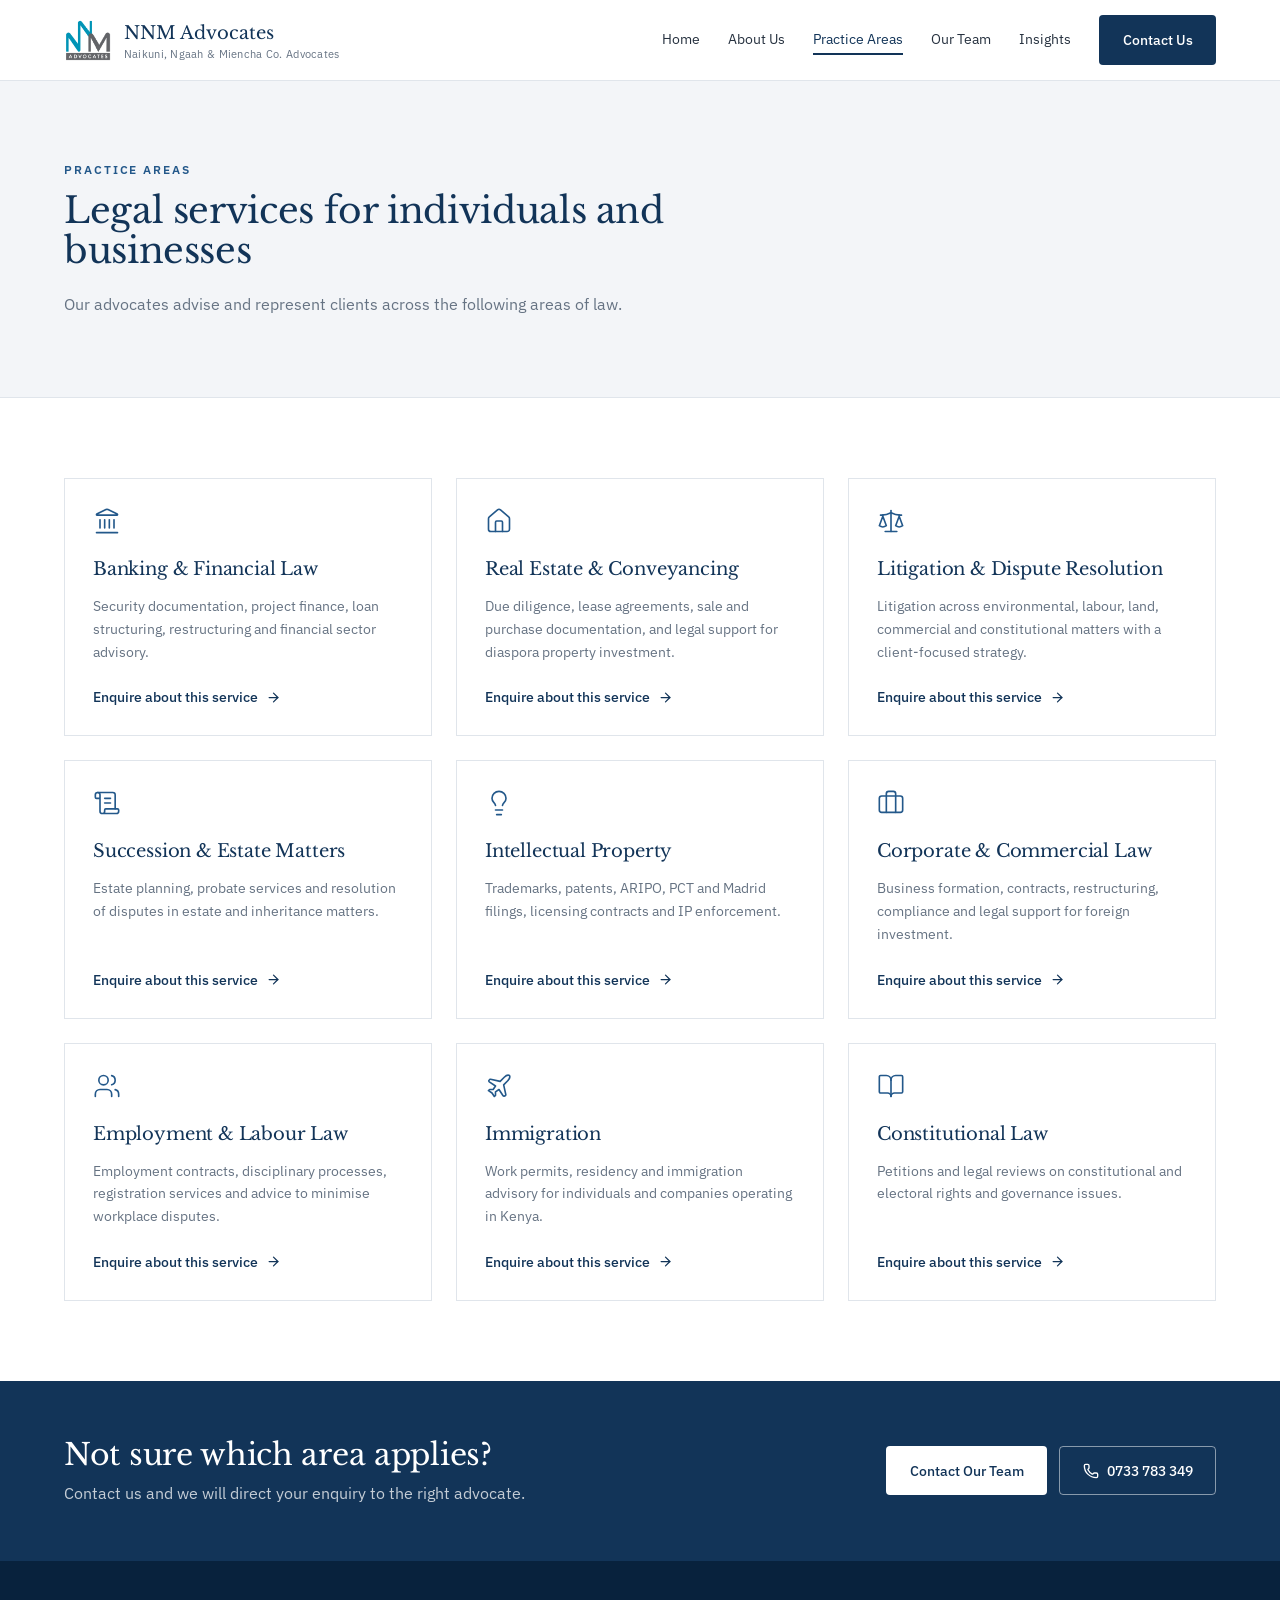
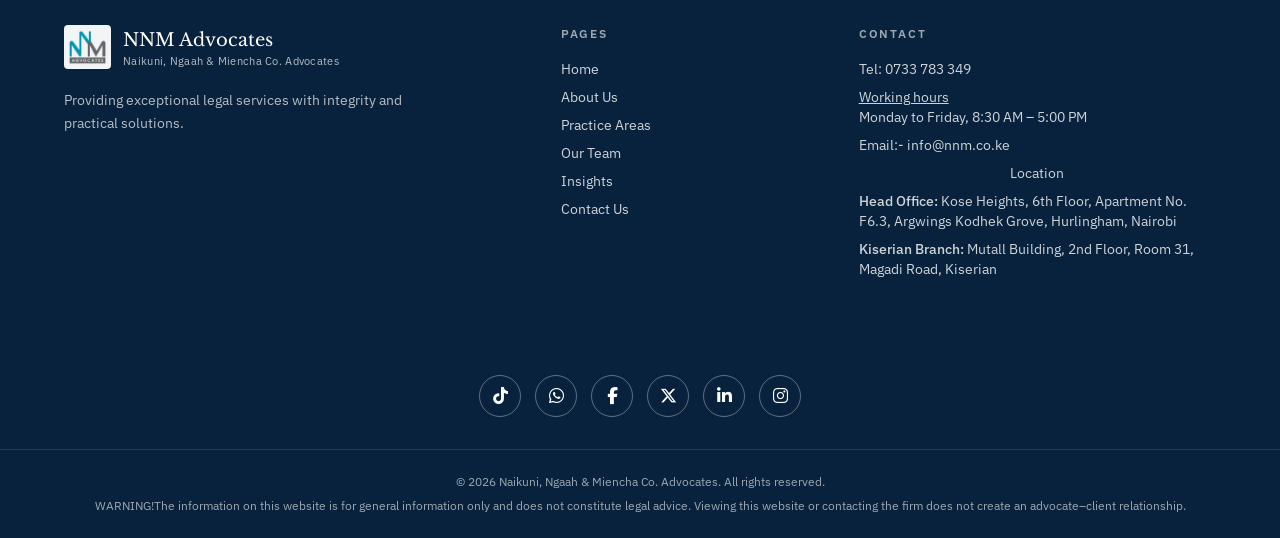
<file: practice-areas.html>
<!doctype html>
<html lang="en-KE" data-tsd-source="/src/routes/__root.tsx:81:5">
  <head data-tsd-source="/src/routes/__root.tsx:82:7">
    <meta charset="utf-8" />
    <meta name="viewport" content="width=device-width, initial-scale=1" />
    <title>Practice Areas | NNM Advocates</title>
    <meta
      name="description"
      content="Banking, real estate and conveyancing, litigation, succession, IP, corporate, employment, immigration and constitutional law."
    />
    <meta property="og:title" content="Practice Areas | NNM Advocates" />
    <meta
      property="og:description"
      content="Banking, real estate and conveyancing, litigation, succession, IP, corporate, employment, immigration and constitutional law."
    />
    <meta property="og:type" content="website" />
    <meta name="twitter:card" content="summary_large_image" />
    <link rel="icon" type="image/png" href="favicon.png" />
    <link rel="preconnect" href="https://fonts.googleapis.com" />
    <link
      rel="preconnect"
      href="https://fonts.gstatic.com"
      crossorigin="anonymous"
    />
    <link rel="preconnect" href="https://fonts.googleapis.com" />
    <link
      rel="stylesheet"
      href="https://fonts.googleapis.com/css2?family=IBM+Plex+Sans:wght@400;500;600&family=Libre+Baskerville:wght@400;700&display=swap"
    />
    <link rel="stylesheet" href="https://cdnjs.cloudflare.com/ajax/libs/font-awesome/6.5.2/css/all.min.css">
    <link rel="stylesheet" href="css/styles.css" />
   
  </head>
  <body data-tsd-source="/src/routes/__root.tsx:85:7">
    <a
      href="#main"
      class="sr-only focus:not-sr-only focus:absolute focus:left-4 focus:top-4 focus:z-50 btn btn-primary"
      data-tsd-source="/src/routes/__root.tsx:86:9"
      >Skip to content</a
    >
    <header
      class="sticky top-0 z-40 border-b bg-background/95 backdrop-blur"
      data-tsd-source="/src/components/site/SiteChrome.tsx:29:5"
    >
      <div
        class="container-site flex h-20 items-center justify-between gap-6"
        data-tsd-source="/src/components/site/SiteChrome.tsx:30:7"
      >
        <a
          aria-label="NNM Advocates — home"
          data-tsd-source="/src/components/site/SiteChrome.tsx:31:9"
          href="index.html"
          ><span
            class="flex items-center gap-3"
            data-tsd-source="/src/components/site/SiteChrome.tsx:9:5"
            ><img
              src="assets/402fb3a4.png"
              alt="NNM Advocates logo"
              class="h-11 w-auto"
              data-tsd-source="/src/components/site/SiteChrome.tsx:10:7"
            /><span
              class="leading-tight"
              data-tsd-source="/src/components/site/SiteChrome.tsx:15:7"
              ><span
                class="block font-serif text-lg text-navy"
                data-tsd-source="/src/components/site/SiteChrome.tsx:16:9"
                >NNM Advocates</span
              ><span
                class="hidden text-[0.7rem] tracking-wide sm:block text-muted-foreground"
                data-tsd-source="/src/components/site/SiteChrome.tsx:17:9"
                >Naikuni, Ngaah &amp; Miencha Co. Advocates</span
              ></span
            ></span
          ></a
        >
        <nav
          aria-label="Main"
          class="hidden items-center gap-7 lg:flex"
          data-tsd-source="/src/components/site/SiteChrome.tsx:34:9"
        >
          <a
            class="border-b-2 border-transparent py-1 text-sm text-charcoal transition-colors hover:text-navy data-[status=active]:border-navy data-[status=active]:text-navy"
            data-tsd-source="/src/components/site/SiteChrome.tsx:36:13"
            href="index.html"
            >Home</a
          ><a
            class="border-b-2 border-transparent py-1 text-sm text-charcoal transition-colors hover:text-navy data-[status=active]:border-navy data-[status=active]:text-navy"
            data-tsd-source="/src/components/site/SiteChrome.tsx:36:13"
            href="about.html"
            >About Us</a
          ><a
            class="border-b-2 border-transparent py-1 text-sm text-charcoal transition-colors hover:text-navy data-[status=active]:border-navy data-[status=active]:text-navy active"
            data-tsd-source="/src/components/site/SiteChrome.tsx:36:13"
            href="practice-areas.html"
            data-status="active"
            aria-current="page"
            >Practice Areas</a
          ><a
            class="border-b-2 border-transparent py-1 text-sm text-charcoal transition-colors hover:text-navy data-[status=active]:border-navy data-[status=active]:text-navy"
            data-tsd-source="/src/components/site/SiteChrome.tsx:36:13"
            href="our-team.html"
            >Our Team</a
          ><a
            class="border-b-2 border-transparent py-1 text-sm text-charcoal transition-colors hover:text-navy data-[status=active]:border-navy data-[status=active]:text-navy"
            data-tsd-source="/src/components/site/SiteChrome.tsx:36:13"
            href="insights.html"
            >Insights</a
          ><a
            class="btn btn-primary"
            data-tsd-source="/src/components/site/SiteChrome.tsx:45:11"
            href="contact.html"
            >Contact Us</a
          >
        </nav>
        <button
          type="button"
          class="p-2 text-navy lg:hidden"
          aria-expanded="false"
          aria-controls="mobile-nav"
          aria-label="Open menu"
          data-tsd-source="/src/components/site/SiteChrome.tsx:47:9"
        >
          <svg
            xmlns="http://www.w3.org/2000/svg"
            width="24"
            height="24"
            viewBox="0 0 24 24"
            fill="none"
            stroke="currentColor"
            stroke-width="2"
            stroke-linecap="round"
            stroke-linejoin="round"
            class="lucide lucide-menu"
            aria-hidden="true"
            data-tsd-source="/src/components/site/SiteChrome.tsx:55:27"
          >
            <path d="M4 5h16"></path>
            <path d="M4 12h16"></path>
            <path d="M4 19h16"></path>
          </svg>
        </button>
      </div>
    </header>
    <main id="main" data-tsd-source="/src/routes/__root.tsx:90:9">
      <!--$-->
      <section
        class="border-b bg-surface"
        data-tsd-source="/src/components/site/SiteChrome.tsx:129:5"
      >
        <div
          class="container-site py-16 md:py-20"
          data-tsd-source="/src/components/site/SiteChrome.tsx:130:7"
        >
          <p
            class="eyebrow"
            data-tsd-source="/src/components/site/SiteChrome.tsx:131:9"
          >
            Practice Areas
          </p>
          <h1
            class="mt-3 max-w-3xl text-3xl md:text-4xl"
            data-tsd-source="/src/components/site/SiteChrome.tsx:132:9"
          >
            Legal services for individuals and businesses
          </h1>
          <div
            class="mt-5 max-w-2xl text-muted-foreground leading-relaxed"
            data-tsd-source="/src/components/site/SiteChrome.tsx:133:22"
          >
            Our advocates advise and represent clients across the following
            areas of law.
          </div>
        </div>
      </section>
      <section
        class="container-site py-20"
        data-tsd-source="/src/routes/practice-areas.tsx:22:7"
      >
        <div
          class="grid gap-6 sm:grid-cols-2 lg:grid-cols-3"
          data-tsd-source="/src/routes/practice-areas.tsx:23:9"
        >
          <article
            class="flex h-full flex-col border bg-card p-7 transition-shadow hover:shadow-soft"
            data-tsd-source="/src/components/site/Cards.tsx:8:5"
          >
            <svg
              xmlns="http://www.w3.org/2000/svg"
              width="28"
              height="28"
              viewBox="0 0 24 24"
              fill="none"
              stroke="currentColor"
              stroke-width="1.4"
              stroke-linecap="round"
              stroke-linejoin="round"
              class="lucide lucide-landmark text-blue"
              aria-hidden="true"
              data-tsd-source="/src/components/site/Cards.tsx:9:7"
            >
              <path d="M10 18v-7"></path>
              <path
                d="M11.12 2.198a2 2 0 0 1 1.76.006l7.866 3.847c.476.233.31.949-.22.949H3.474c-.53 0-.695-.716-.22-.949z"
              ></path>
              <path d="M14 18v-7"></path>
              <path d="M18 18v-7"></path>
              <path d="M3 22h18"></path>
              <path d="M6 18v-7"></path>
            </svg>
            <h3
              class="mt-5 text-lg"
              data-tsd-source="/src/components/site/Cards.tsx:10:7"
            >
              Banking &amp; Financial Law
            </h3>
            <p
              class="mt-3 flex-1 text-sm leading-relaxed text-muted-foreground"
              data-tsd-source="/src/components/site/Cards.tsx:11:7"
            >
              Security documentation, project finance, loan structuring,
              restructuring and financial sector advisory.
            </p>
            <a
              class="mt-6 inline-flex items-center gap-2 text-sm font-medium text-navy hover:text-blue"
              data-tsd-source="/src/components/site/Cards.tsx:13:9"
              href="contact.html?topic=Banking+%26+Financial+Law"
              >Enquire about this service
              <svg
                xmlns="http://www.w3.org/2000/svg"
                width="15"
                height="15"
                viewBox="0 0 24 24"
                fill="none"
                stroke="currentColor"
                stroke-width="2"
                stroke-linecap="round"
                stroke-linejoin="round"
                class="lucide lucide-arrow-right"
                aria-hidden="true"
                data-tsd-source="/src/components/site/Cards.tsx:18:38"
              >
                <path d="M5 12h14"></path>
                <path d="m12 5 7 7-7 7"></path></svg
            ></a>
          </article>
          <article
            class="flex h-full flex-col border bg-card p-7 transition-shadow hover:shadow-soft"
            data-tsd-source="/src/components/site/Cards.tsx:8:5"
          >
            <svg
              xmlns="http://www.w3.org/2000/svg"
              width="28"
              height="28"
              viewBox="0 0 24 24"
              fill="none"
              stroke="currentColor"
              stroke-width="1.4"
              stroke-linecap="round"
              stroke-linejoin="round"
              class="lucide lucide-house text-blue"
              aria-hidden="true"
              data-tsd-source="/src/components/site/Cards.tsx:9:7"
            >
              <path d="M15 21v-8a1 1 0 0 0-1-1h-4a1 1 0 0 0-1 1v8"></path>
              <path
                d="M3 10a2 2 0 0 1 .709-1.528l7-6a2 2 0 0 1 2.582 0l7 6A2 2 0 0 1 21 10v9a2 2 0 0 1-2 2H5a2 2 0 0 1-2-2z"
              ></path>
            </svg>
            <h3
              class="mt-5 text-lg"
              data-tsd-source="/src/components/site/Cards.tsx:10:7"
            >
              Real Estate &amp; Conveyancing
            </h3>
            <p
              class="mt-3 flex-1 text-sm leading-relaxed text-muted-foreground"
              data-tsd-source="/src/components/site/Cards.tsx:11:7"
            >
              Due diligence, lease agreements, sale and purchase documentation,
              and legal support for diaspora property investment.
            </p>
            <a
              class="mt-6 inline-flex items-center gap-2 text-sm font-medium text-navy hover:text-blue"
              data-tsd-source="/src/components/site/Cards.tsx:13:9"
              href="contact.html?topic=Real+Estate+%26+Conveyancing"
              >Enquire about this service
              <svg
                xmlns="http://www.w3.org/2000/svg"
                width="15"
                height="15"
                viewBox="0 0 24 24"
                fill="none"
                stroke="currentColor"
                stroke-width="2"
                stroke-linecap="round"
                stroke-linejoin="round"
                class="lucide lucide-arrow-right"
                aria-hidden="true"
                data-tsd-source="/src/components/site/Cards.tsx:18:38"
              >
                <path d="M5 12h14"></path>
                <path d="m12 5 7 7-7 7"></path></svg
            ></a>
          </article>
          <article
            class="flex h-full flex-col border bg-card p-7 transition-shadow hover:shadow-soft"
            data-tsd-source="/src/components/site/Cards.tsx:8:5"
          >
            <svg
              xmlns="http://www.w3.org/2000/svg"
              width="28"
              height="28"
              viewBox="0 0 24 24"
              fill="none"
              stroke="currentColor"
              stroke-width="1.4"
              stroke-linecap="round"
              stroke-linejoin="round"
              class="lucide lucide-scale text-blue"
              aria-hidden="true"
              data-tsd-source="/src/components/site/Cards.tsx:9:7"
            >
              <path d="M12 3v18"></path>
              <path d="m19 8 3 8a5 5 0 0 1-6 0zV7"></path>
              <path d="M3 7h1a17 17 0 0 0 8-2 17 17 0 0 0 8 2h1"></path>
              <path d="m5 8 3 8a5 5 0 0 1-6 0zV7"></path>
              <path d="M7 21h10"></path>
            </svg>
            <h3
              class="mt-5 text-lg"
              data-tsd-source="/src/components/site/Cards.tsx:10:7"
            >
              Litigation &amp; Dispute Resolution
            </h3>
            <p
              class="mt-3 flex-1 text-sm leading-relaxed text-muted-foreground"
              data-tsd-source="/src/components/site/Cards.tsx:11:7"
            >
              Litigation across environmental, labour, land, commercial and
              constitutional matters with a client-focused strategy.
            </p>
            <a
              class="mt-6 inline-flex items-center gap-2 text-sm font-medium text-navy hover:text-blue"
              data-tsd-source="/src/components/site/Cards.tsx:13:9"
              href="contact.html?topic=Litigation+%26+Dispute+Resolution"
              >Enquire about this service
              <svg
                xmlns="http://www.w3.org/2000/svg"
                width="15"
                height="15"
                viewBox="0 0 24 24"
                fill="none"
                stroke="currentColor"
                stroke-width="2"
                stroke-linecap="round"
                stroke-linejoin="round"
                class="lucide lucide-arrow-right"
                aria-hidden="true"
                data-tsd-source="/src/components/site/Cards.tsx:18:38"
              >
                <path d="M5 12h14"></path>
                <path d="m12 5 7 7-7 7"></path></svg
            ></a>
          </article>
          <article
            class="flex h-full flex-col border bg-card p-7 transition-shadow hover:shadow-soft"
            data-tsd-source="/src/components/site/Cards.tsx:8:5"
          >
            <svg
              xmlns="http://www.w3.org/2000/svg"
              width="28"
              height="28"
              viewBox="0 0 24 24"
              fill="none"
              stroke="currentColor"
              stroke-width="1.4"
              stroke-linecap="round"
              stroke-linejoin="round"
              class="lucide lucide-scroll-text text-blue"
              aria-hidden="true"
              data-tsd-source="/src/components/site/Cards.tsx:9:7"
            >
              <path d="M15 12h-5"></path>
              <path d="M15 8h-5"></path>
              <path d="M19 17V5a2 2 0 0 0-2-2H4"></path>
              <path
                d="M8 21h12a2 2 0 0 0 2-2v-1a1 1 0 0 0-1-1H11a1 1 0 0 0-1 1v1a2 2 0 1 1-4 0V5a2 2 0 1 0-4 0v2a1 1 0 0 0 1 1h3"
              ></path>
            </svg>
            <h3
              class="mt-5 text-lg"
              data-tsd-source="/src/components/site/Cards.tsx:10:7"
            >
              Succession &amp; Estate Matters
            </h3>
            <p
              class="mt-3 flex-1 text-sm leading-relaxed text-muted-foreground"
              data-tsd-source="/src/components/site/Cards.tsx:11:7"
            >
              Estate planning, probate services and resolution of disputes in
              estate and inheritance matters.
            </p>
            <a
              class="mt-6 inline-flex items-center gap-2 text-sm font-medium text-navy hover:text-blue"
              data-tsd-source="/src/components/site/Cards.tsx:13:9"
              href="contact.html?topic=Succession+%26+Estate+Matters"
              >Enquire about this service
              <svg
                xmlns="http://www.w3.org/2000/svg"
                width="15"
                height="15"
                viewBox="0 0 24 24"
                fill="none"
                stroke="currentColor"
                stroke-width="2"
                stroke-linecap="round"
                stroke-linejoin="round"
                class="lucide lucide-arrow-right"
                aria-hidden="true"
                data-tsd-source="/src/components/site/Cards.tsx:18:38"
              >
                <path d="M5 12h14"></path>
                <path d="m12 5 7 7-7 7"></path></svg
            ></a>
          </article>
          <article
            class="flex h-full flex-col border bg-card p-7 transition-shadow hover:shadow-soft"
            data-tsd-source="/src/components/site/Cards.tsx:8:5"
          >
            <svg
              xmlns="http://www.w3.org/2000/svg"
              width="28"
              height="28"
              viewBox="0 0 24 24"
              fill="none"
              stroke="currentColor"
              stroke-width="1.4"
              stroke-linecap="round"
              stroke-linejoin="round"
              class="lucide lucide-lightbulb text-blue"
              aria-hidden="true"
              data-tsd-source="/src/components/site/Cards.tsx:9:7"
            >
              <path
                d="M15 14c.2-1 .7-1.7 1.5-2.5 1-.9 1.5-2.2 1.5-3.5A6 6 0 0 0 6 8c0 1 .2 2.2 1.5 3.5.7.7 1.3 1.5 1.5 2.5"
              ></path>
              <path d="M9 18h6"></path>
              <path d="M10 22h4"></path>
            </svg>
            <h3
              class="mt-5 text-lg"
              data-tsd-source="/src/components/site/Cards.tsx:10:7"
            >
              Intellectual Property
            </h3>
            <p
              class="mt-3 flex-1 text-sm leading-relaxed text-muted-foreground"
              data-tsd-source="/src/components/site/Cards.tsx:11:7"
            >
              Trademarks, patents, ARIPO, PCT and Madrid filings, licensing
              contracts and IP enforcement.
            </p>
            <a
              class="mt-6 inline-flex items-center gap-2 text-sm font-medium text-navy hover:text-blue"
              data-tsd-source="/src/components/site/Cards.tsx:13:9"
              href="contact.html?topic=Intellectual+Property"
              >Enquire about this service
              <svg
                xmlns="http://www.w3.org/2000/svg"
                width="15"
                height="15"
                viewBox="0 0 24 24"
                fill="none"
                stroke="currentColor"
                stroke-width="2"
                stroke-linecap="round"
                stroke-linejoin="round"
                class="lucide lucide-arrow-right"
                aria-hidden="true"
                data-tsd-source="/src/components/site/Cards.tsx:18:38"
              >
                <path d="M5 12h14"></path>
                <path d="m12 5 7 7-7 7"></path></svg
            ></a>
          </article>
          <article
            class="flex h-full flex-col border bg-card p-7 transition-shadow hover:shadow-soft"
            data-tsd-source="/src/components/site/Cards.tsx:8:5"
          >
            <svg
              xmlns="http://www.w3.org/2000/svg"
              width="28"
              height="28"
              viewBox="0 0 24 24"
              fill="none"
              stroke="currentColor"
              stroke-width="1.4"
              stroke-linecap="round"
              stroke-linejoin="round"
              class="lucide lucide-briefcase text-blue"
              aria-hidden="true"
              data-tsd-source="/src/components/site/Cards.tsx:9:7"
            >
              <path d="M16 20V4a2 2 0 0 0-2-2h-4a2 2 0 0 0-2 2v16"></path>
              <rect width="20" height="14" x="2" y="6" rx="2"></rect>
            </svg>
            <h3
              class="mt-5 text-lg"
              data-tsd-source="/src/components/site/Cards.tsx:10:7"
            >
              Corporate &amp; Commercial Law
            </h3>
            <p
              class="mt-3 flex-1 text-sm leading-relaxed text-muted-foreground"
              data-tsd-source="/src/components/site/Cards.tsx:11:7"
            >
              Business formation, contracts, restructuring, compliance and legal
              support for foreign investment.
            </p>
            <a
              class="mt-6 inline-flex items-center gap-2 text-sm font-medium text-navy hover:text-blue"
              data-tsd-source="/src/components/site/Cards.tsx:13:9"
              href="contact.html?topic=Corporate+%26+Commercial+Law"
              >Enquire about this service
              <svg
                xmlns="http://www.w3.org/2000/svg"
                width="15"
                height="15"
                viewBox="0 0 24 24"
                fill="none"
                stroke="currentColor"
                stroke-width="2"
                stroke-linecap="round"
                stroke-linejoin="round"
                class="lucide lucide-arrow-right"
                aria-hidden="true"
                data-tsd-source="/src/components/site/Cards.tsx:18:38"
              >
                <path d="M5 12h14"></path>
                <path d="m12 5 7 7-7 7"></path></svg
            ></a>
          </article>
          <article
            class="flex h-full flex-col border bg-card p-7 transition-shadow hover:shadow-soft"
            data-tsd-source="/src/components/site/Cards.tsx:8:5"
          >
            <svg
              xmlns="http://www.w3.org/2000/svg"
              width="28"
              height="28"
              viewBox="0 0 24 24"
              fill="none"
              stroke="currentColor"
              stroke-width="1.4"
              stroke-linecap="round"
              stroke-linejoin="round"
              class="lucide lucide-users text-blue"
              aria-hidden="true"
              data-tsd-source="/src/components/site/Cards.tsx:9:7"
            >
              <path d="M16 21v-2a4 4 0 0 0-4-4H6a4 4 0 0 0-4 4v2"></path>
              <path d="M16 3.128a4 4 0 0 1 0 7.744"></path>
              <path d="M22 21v-2a4 4 0 0 0-3-3.87"></path>
              <circle cx="9" cy="7" r="4"></circle>
            </svg>
            <h3
              class="mt-5 text-lg"
              data-tsd-source="/src/components/site/Cards.tsx:10:7"
            >
              Employment &amp; Labour Law
            </h3>
            <p
              class="mt-3 flex-1 text-sm leading-relaxed text-muted-foreground"
              data-tsd-source="/src/components/site/Cards.tsx:11:7"
            >
              Employment contracts, disciplinary processes, registration
              services and advice to minimise workplace disputes.
            </p>
            <a
              class="mt-6 inline-flex items-center gap-2 text-sm font-medium text-navy hover:text-blue"
              data-tsd-source="/src/components/site/Cards.tsx:13:9"
              href="contact.html?topic=Employment+%26+Labour+Law"
              >Enquire about this service
              <svg
                xmlns="http://www.w3.org/2000/svg"
                width="15"
                height="15"
                viewBox="0 0 24 24"
                fill="none"
                stroke="currentColor"
                stroke-width="2"
                stroke-linecap="round"
                stroke-linejoin="round"
                class="lucide lucide-arrow-right"
                aria-hidden="true"
                data-tsd-source="/src/components/site/Cards.tsx:18:38"
              >
                <path d="M5 12h14"></path>
                <path d="m12 5 7 7-7 7"></path></svg
            ></a>
          </article>
          <article
            class="flex h-full flex-col border bg-card p-7 transition-shadow hover:shadow-soft"
            data-tsd-source="/src/components/site/Cards.tsx:8:5"
          >
            <svg
              xmlns="http://www.w3.org/2000/svg"
              width="28"
              height="28"
              viewBox="0 0 24 24"
              fill="none"
              stroke="currentColor"
              stroke-width="1.4"
              stroke-linecap="round"
              stroke-linejoin="round"
              class="lucide lucide-plane text-blue"
              aria-hidden="true"
              data-tsd-source="/src/components/site/Cards.tsx:9:7"
            >
              <path
                d="M17.8 19.2 16 11l3.5-3.5C21 6 21.5 4 21 3c-1-.5-3 0-4.5 1.5L13 8 4.8 6.2c-.5-.1-.9.1-1.1.5l-.3.5c-.2.5-.1 1 .3 1.3L9 12l-2 3H4l-1 1 3 2 2 3 1-1v-3l3-2 3.5 5.3c.3.4.8.5 1.3.3l.5-.2c.4-.3.6-.7.5-1.2z"
              ></path>
            </svg>
            <h3
              class="mt-5 text-lg"
              data-tsd-source="/src/components/site/Cards.tsx:10:7"
            >
              Immigration
            </h3>
            <p
              class="mt-3 flex-1 text-sm leading-relaxed text-muted-foreground"
              data-tsd-source="/src/components/site/Cards.tsx:11:7"
            >
              Work permits, residency and immigration advisory for individuals
              and companies operating in Kenya.
            </p>
            <a
              class="mt-6 inline-flex items-center gap-2 text-sm font-medium text-navy hover:text-blue"
              data-tsd-source="/src/components/site/Cards.tsx:13:9"
              href="contact.html?topic=Immigration"
              >Enquire about this service
              <svg
                xmlns="http://www.w3.org/2000/svg"
                width="15"
                height="15"
                viewBox="0 0 24 24"
                fill="none"
                stroke="currentColor"
                stroke-width="2"
                stroke-linecap="round"
                stroke-linejoin="round"
                class="lucide lucide-arrow-right"
                aria-hidden="true"
                data-tsd-source="/src/components/site/Cards.tsx:18:38"
              >
                <path d="M5 12h14"></path>
                <path d="m12 5 7 7-7 7"></path></svg
            ></a>
          </article>
          <article
            class="flex h-full flex-col border bg-card p-7 transition-shadow hover:shadow-soft"
            data-tsd-source="/src/components/site/Cards.tsx:8:5"
          >
            <svg
              xmlns="http://www.w3.org/2000/svg"
              width="28"
              height="28"
              viewBox="0 0 24 24"
              fill="none"
              stroke="currentColor"
              stroke-width="1.4"
              stroke-linecap="round"
              stroke-linejoin="round"
              class="lucide lucide-book-open text-blue"
              aria-hidden="true"
              data-tsd-source="/src/components/site/Cards.tsx:9:7"
            >
              <path d="M12 7v14"></path>
              <path
                d="M3 18a1 1 0 0 1-1-1V4a1 1 0 0 1 1-1h5a4 4 0 0 1 4 4 4 4 0 0 1 4-4h5a1 1 0 0 1 1 1v13a1 1 0 0 1-1 1h-6a3 3 0 0 0-3 3 3 3 0 0 0-3-3z"
              ></path>
            </svg>
            <h3
              class="mt-5 text-lg"
              data-tsd-source="/src/components/site/Cards.tsx:10:7"
            >
              Constitutional Law
            </h3>
            <p
              class="mt-3 flex-1 text-sm leading-relaxed text-muted-foreground"
              data-tsd-source="/src/components/site/Cards.tsx:11:7"
            >
              Petitions and legal reviews on constitutional and electoral rights
              and governance issues.
            </p>
            <a
              class="mt-6 inline-flex items-center gap-2 text-sm font-medium text-navy hover:text-blue"
              data-tsd-source="/src/components/site/Cards.tsx:13:9"
              href="contact.html?topic=Constitutional+Law"
              >Enquire about this service
              <svg
                xmlns="http://www.w3.org/2000/svg"
                width="15"
                height="15"
                viewBox="0 0 24 24"
                fill="none"
                stroke="currentColor"
                stroke-width="2"
                stroke-linecap="round"
                stroke-linejoin="round"
                class="lucide lucide-arrow-right"
                aria-hidden="true"
                data-tsd-source="/src/components/site/Cards.tsx:18:38"
              >
                <path d="M5 12h14"></path>
                <path d="m12 5 7 7-7 7"></path></svg
            ></a>
          </article>
        </div>
      </section>
      <section
        class="bg-navy text-primary-foreground"
        data-tsd-source="/src/components/site/SiteChrome.tsx:141:5"
      >
        <div
          class="container-site flex flex-col items-start justify-between gap-6 py-14 md:flex-row md:items-center"
          data-tsd-source="/src/components/site/SiteChrome.tsx:142:7"
        >
          <div data-tsd-source="/src/components/site/SiteChrome.tsx:143:9">
            <h2
              class="text-2xl text-primary-foreground md:text-3xl"
              data-tsd-source="/src/components/site/SiteChrome.tsx:144:11"
            >
              Not sure which area applies?
            </h2>
            <p
              class="mt-2 max-w-xl text-primary-foreground/75"
              data-tsd-source="/src/components/site/SiteChrome.tsx:145:11"
            >
              Contact us and we will direct your enquiry to the right advocate.
            </p>
          </div>
          <div
            class="flex flex-wrap gap-3"
            data-tsd-source="/src/components/site/SiteChrome.tsx:147:9"
          >
            <a
              class="btn btn-light"
              data-tsd-source="/src/components/site/SiteChrome.tsx:148:11"
              href="contact.html"
              >Contact Our Team</a
            ><a
              href="tel:+254733783349"
              class="btn btn-ghost-light"
              data-tsd-source="/src/components/site/SiteChrome.tsx:149:11"
              ><svg
                xmlns="http://www.w3.org/2000/svg"
                width="16"
                height="16"
                viewBox="0 0 24 24"
                fill="none"
                stroke="currentColor"
                stroke-width="2"
                stroke-linecap="round"
                stroke-linejoin="round"
                class="lucide lucide-phone"
                aria-hidden="true"
                data-tsd-source="/src/components/site/SiteChrome.tsx:149:68"
              >
                <path
                  d="M13.832 16.568a1 1 0 0 0 1.213-.303l.355-.465A2 2 0 0 1 17 15h3a2 2 0 0 1 2 2v3a2 2 0 0 1-2 2A18 18 0 0 1 2 4a2 2 0 0 1 2-2h3a2 2 0 0 1 2 2v3a2 2 0 0 1-.8 1.6l-.468.351a1 1 0 0 0-.292 1.233 14 14 0 0 0 6.392 6.384"
                ></path>
              </svg>
              <!-- -->0733 783 349</a
            >
          </div>
        </div>
      </section>
      <!--/$-->
    </main>
    <footer
      class="bg-navy-deep text-primary-foreground"
      data-tsd-source="/src/components/site/SiteChrome.tsx:85:5"
    >
      <div
        class="container-site grid gap-10 py-16 md:grid-cols-12"
        data-tsd-source="/src/components/site/SiteChrome.tsx:86:7"
      >
        <div
          class="md:col-span-5"
          data-tsd-source="/src/components/site/SiteChrome.tsx:87:9"
        >
          <span
            class="flex items-center gap-3"
            data-tsd-source="/src/components/site/SiteChrome.tsx:9:5"
            ><img
              src="assets/402fb3a4.png"
              alt="NNM Advocates logo"
              class="h-11 w-auto rounded bg-white/95 p-1"
              data-tsd-source="/src/components/site/SiteChrome.tsx:10:7"
            /><span
              class="leading-tight"
              data-tsd-source="/src/components/site/SiteChrome.tsx:15:7"
              ><span
                class="block font-serif text-lg text-primary-foreground"
                data-tsd-source="/src/components/site/SiteChrome.tsx:16:9"
                >NNM Advocates</span
              ><span
                class="hidden text-[0.7rem] tracking-wide sm:block text-primary-foreground/70"
                data-tsd-source="/src/components/site/SiteChrome.tsx:17:9"
                >Naikuni, Ngaah &amp; Miencha Co. Advocates</span
              ></span
            ></span
          >
          <p
            class="mt-5 max-w-sm text-sm leading-relaxed text-primary-foreground/70"
            data-tsd-source="/src/components/site/SiteChrome.tsx:89:11"
          >
           Providing exceptional legal services with integrity and practical solutions.
          </p>
        </div>
        <div
          class="md:col-span-3"
          data-tsd-source="/src/components/site/SiteChrome.tsx:94:9"
        >
          <h2
            class="eyebrow text-primary-foreground/60"
            data-tsd-source="/src/components/site/SiteChrome.tsx:95:11"
          >
            Pages
          </h2>
          <ul
            class="mt-4 space-y-2 text-sm"
            data-tsd-source="/src/components/site/SiteChrome.tsx:96:11"
          >
            <li data-tsd-source="/src/components/site/SiteChrome.tsx:98:15">
              <a
                class="text-primary-foreground/80 hover:text-primary-foreground"
                data-tsd-source="/src/components/site/SiteChrome.tsx:99:17"
                href="index.html"
                >Home</a
              >
            </li>
            <li data-tsd-source="/src/components/site/SiteChrome.tsx:98:15">
              <a
                class="text-primary-foreground/80 hover:text-primary-foreground"
                data-tsd-source="/src/components/site/SiteChrome.tsx:99:17"
                href="about.html"
                >About Us</a
              >
            </li>
            <li data-tsd-source="/src/components/site/SiteChrome.tsx:98:15">
              <a
                class="text-primary-foreground/80 hover:text-primary-foreground active"
                data-tsd-source="/src/components/site/SiteChrome.tsx:99:17"
                href="practice-areas.html"
                data-status="active"
                aria-current="page"
                >Practice Areas</a
              >
            </li>
            <li data-tsd-source="/src/components/site/SiteChrome.tsx:98:15">
              <a
                class="text-primary-foreground/80 hover:text-primary-foreground"
                data-tsd-source="/src/components/site/SiteChrome.tsx:99:17"
                href="our-team.html"
                >Our Team</a
              >
            </li>
            <li data-tsd-source="/src/components/site/SiteChrome.tsx:98:15">
              <a
                class="text-primary-foreground/80 hover:text-primary-foreground"
                data-tsd-source="/src/components/site/SiteChrome.tsx:99:17"
                href="insights.html"
                >Insights</a
              >
            </li>
            <li data-tsd-source="/src/components/site/SiteChrome.tsx:98:15">
              <a
                class="text-primary-foreground/80 hover:text-primary-foreground"
                data-tsd-source="/src/components/site/SiteChrome.tsx:99:17"
                href="contact.html"
                >Contact Us</a
              >
            </li>
          </ul>
        </div>
        <div
          class="md:col-span-4"
          data-tsd-source="/src/components/site/SiteChrome.tsx:104:9"
        >
          <h2
            class="eyebrow text-primary-foreground/60"
            data-tsd-source="/src/components/site/SiteChrome.tsx:105:11"
          >
            Contact
          </h2>
          <ul
            class="mt-4 space-y-2 text-sm text-primary-foreground/80"
            data-tsd-source="/src/components/site/SiteChrome.tsx:106:11"
          >
            <li data-tsd-source="/src/components/site/SiteChrome.tsx:107:13">
              Tel:
              <a
                href="tel:+254733783349"
                class="hover:text-primary-foreground"
                data-tsd-source="/src/components/site/SiteChrome.tsx:107:22"
                >0733 783 349</a
              >
            </li>
            <li data-tsd-source="/src/components/site/SiteChrome.tsx:108:13">
              <p><u>Working hours</u></p>Monday to Friday, 8:30 AM – 5:00 PM
            </li>
            <li>Email:-
              <a
                href="mailto:info@nnm.co.ke"
                class="hover:text-primary-foreground"
                >info@nnm.co.ke</a
              >
            </li>
                 <p class="text-center font-bold">Location</p>   
            <li>
              <span class="font-medium">Head Office:</span> Kose Heights, 6th
              Floor, Apartment No. F6.3, Argwings Kodhek Grove, Hurlingham,
              Nairobi
            </li>
            <li>
              <span class="font-medium">Kiserian Branch:</span> Mutall Building,
              2nd Floor, Room 31, Magadi Road, Kiserian
            </li>
          </ul>
        </div>
      </div>
       <div class="social-links">
  <a href="https://www.tiktok.com/@user70739195036660?_r=1&_t=ZS-9AIkJgXNPWO" target="_blank" rel="noopener" aria-label="NNM Advocates on TikTok"><i class="fa-brands fa-tiktok"></i></a>
  <a href="https://wa.me/254733783349" target="_blank" rel="noopener" aria-label="Chat with NNM Advocates on WhatsApp"><i class="fa-brands fa-whatsapp"></i></a>
  <a href="https://www.facebook.com/" target="_blank" rel="noopener" aria-label="NNM Advocates on Facebook"><i class="fa-brands fa-facebook-f"></i></a>
  <a href="https://x.com/" target="_blank" rel="noopener" aria-label="NNM Advocates on X"><i class="fa-brands fa-x-twitter"></i></a>
  <a href="https://www.linkedin.com" target="_blank" rel="noopener" aria-label="NNM Advocates on LinkedIn"><i class="fa-brands fa-linkedin-in"></i></a>
  <a href="https://www.instagram.com" target="_blank" rel="noopener" aria-label="NNM Advocates on Instagram"><i class="fa-brands fa-instagram"></i></a>
</div>
      <div
        class="border-t border-primary-foreground/10"
        data-tsd-source="/src/components/site/SiteChrome.tsx:114:7"
      >
        <div
          class="container-site space-y-2 py-6 text-xs text-primary-foreground/60"
          data-tsd-source="/src/components/site/SiteChrome.tsx:115:9"
        >
          <p style="text-align:center;" data-tsd-source="/src/components/site/SiteChrome.tsx:116:11">
            ©
            <!-- -->2026<!-- -->
            <!-- -->Naikuni, Ngaah &amp; Miencha Co. Advocates<!-- -->. All
            rights reserved.
          </p>
          <p style="text-align:center;" data-tsd-source="/src/components/site/SiteChrome.tsx:117:11">
            <span class="font-bold text-warning">WARNING!</span>The information on this website is for general information only and
            does not constitute legal advice. Viewing this website or contacting
            the firm does not create an advocate–client relationship.
          </p>
        </div>
      </div>
    </footer>
    <script src="js/main.js"></script>
  </body>
</html>
</file>
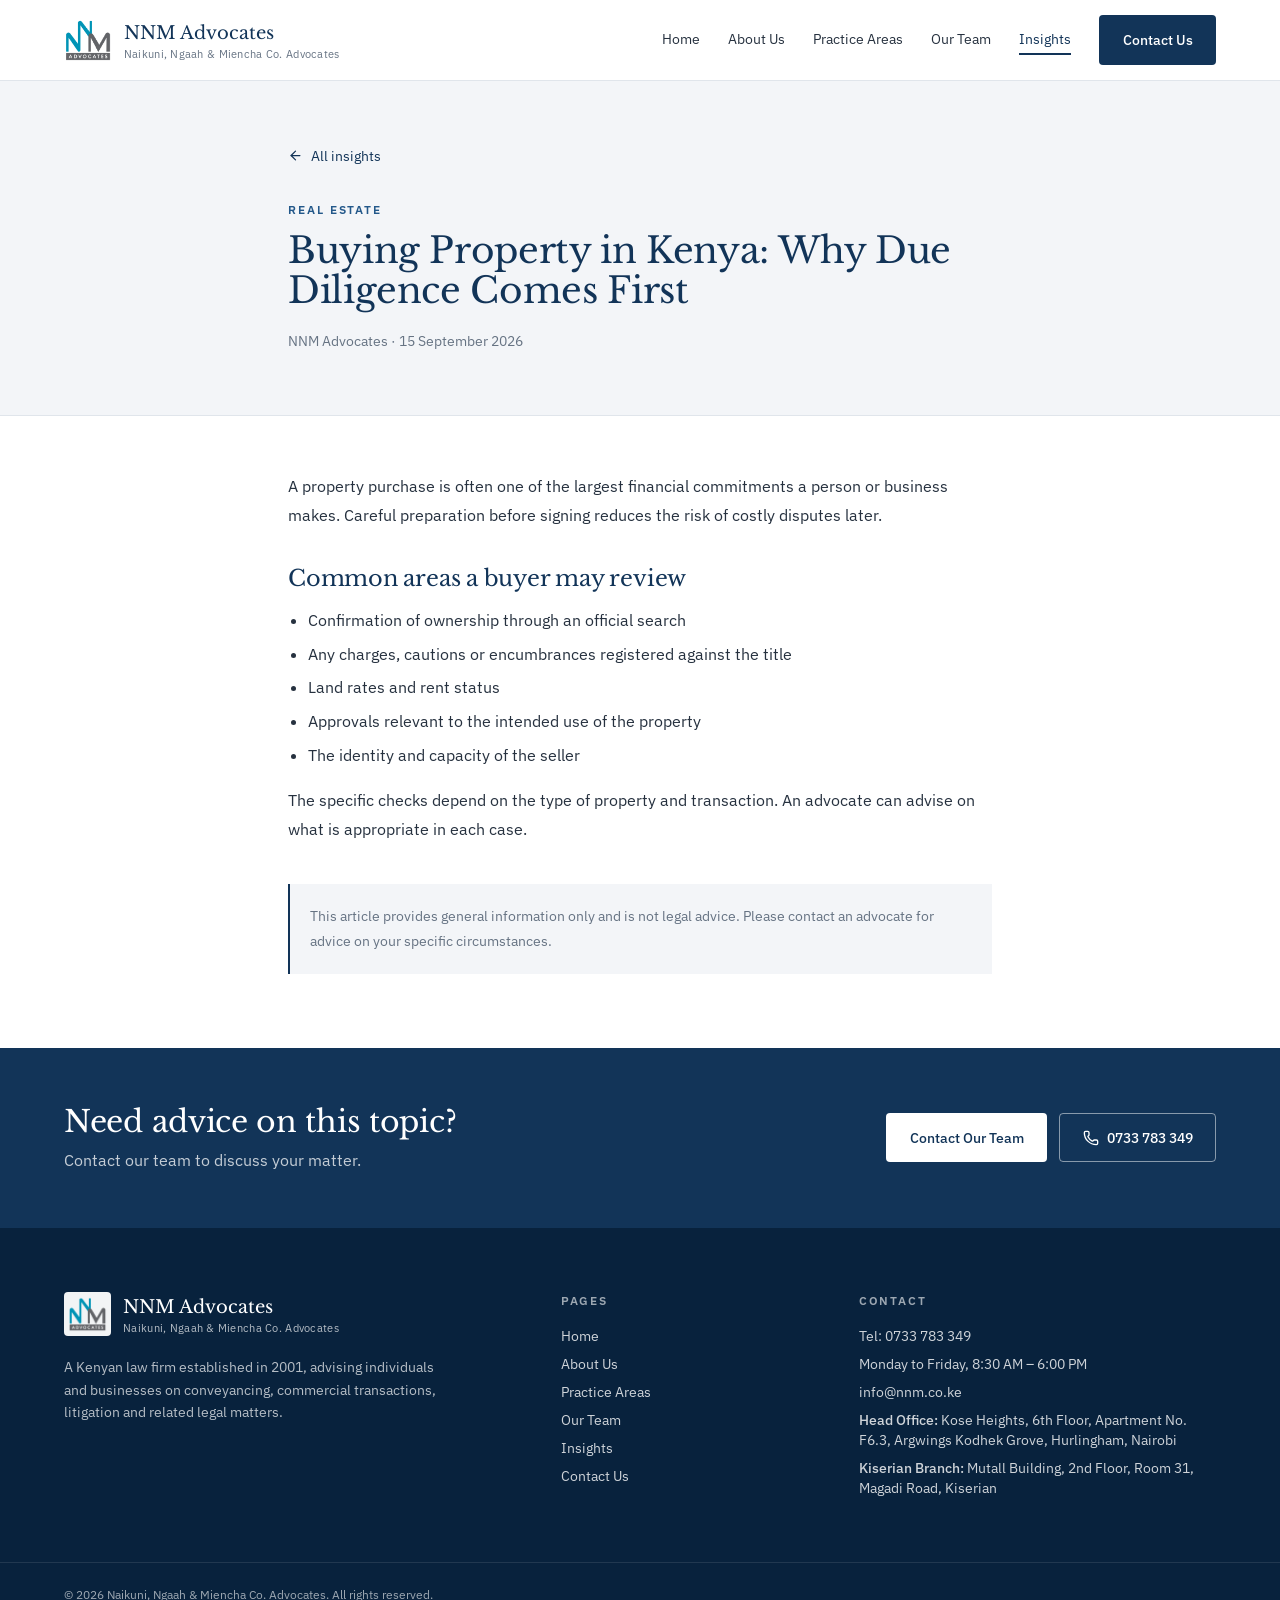
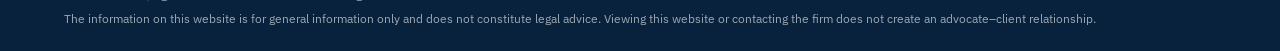
<file: insights/buying-property-in-kenya-due-diligence.html>
<!DOCTYPE html><html lang="en-KE" data-tsd-source="/src/routes/__root.tsx:81:5"><head data-tsd-source="/src/routes/__root.tsx:82:7"><meta charset="utf-8"><meta name="viewport" content="width=device-width, initial-scale=1"><title>Buying Property in Kenya: Why Due Diligence Comes First | NNM Advocates Insights</title><meta name="description" content="An overview of the checks a buyer should consider before committing to a land or property purchase."><meta property="og:title" content="Buying Property in Kenya: Why Due Diligence Comes First | NNM Advocates Insights"><meta property="og:description" content="An overview of the checks a buyer should consider before committing to a land or property purchase."><meta property="og:type" content="article"><meta name="twitter:card" content="summary_large_image"><link rel="icon" type="image/png" href="../favicon.png"><link rel="preconnect" href="https://fonts.googleapis.com"><link rel="preconnect" href="https://fonts.gstatic.com" crossorigin="anonymous"><link rel="preconnect" href="https://fonts.googleapis.com"><link rel="stylesheet" href="https://fonts.googleapis.com/css2?family=IBM+Plex+Sans:wght@400;500;600&family=Libre+Baskerville:wght@400;700&display=swap"><link rel="stylesheet" href="../css/styles.css"></head><body data-tsd-source="/src/routes/__root.tsx:85:7"><a href="#main" class="sr-only focus:not-sr-only focus:absolute focus:left-4 focus:top-4 focus:z-50 btn btn-primary" data-tsd-source="/src/routes/__root.tsx:86:9">Skip to content</a><header class="sticky top-0 z-40 border-b bg-background/95 backdrop-blur" data-tsd-source="/src/components/site/SiteChrome.tsx:29:5"><div class="container-site flex h-20 items-center justify-between gap-6" data-tsd-source="/src/components/site/SiteChrome.tsx:30:7"><a aria-label="NNM Advocates — home" data-tsd-source="/src/components/site/SiteChrome.tsx:31:9" href="../index.html"><span class="flex items-center gap-3" data-tsd-source="/src/components/site/SiteChrome.tsx:9:5"><img src="../assets/402fb3a4.png" alt="NNM Advocates logo" class="h-11 w-auto " data-tsd-source="/src/components/site/SiteChrome.tsx:10:7"><span class="leading-tight" data-tsd-source="/src/components/site/SiteChrome.tsx:15:7"><span class="block font-serif text-lg text-navy" data-tsd-source="/src/components/site/SiteChrome.tsx:16:9">NNM Advocates</span><span class="hidden text-[0.7rem] tracking-wide sm:block text-muted-foreground" data-tsd-source="/src/components/site/SiteChrome.tsx:17:9">Naikuni, Ngaah &amp; Miencha Co. Advocates</span></span></span></a><nav aria-label="Main" class="hidden items-center gap-7 lg:flex" data-tsd-source="/src/components/site/SiteChrome.tsx:34:9"><a class="border-b-2 border-transparent py-1 text-sm text-charcoal transition-colors hover:text-navy data-[status=active]:border-navy data-[status=active]:text-navy" data-tsd-source="/src/components/site/SiteChrome.tsx:36:13" href="../index.html">Home</a><a class="border-b-2 border-transparent py-1 text-sm text-charcoal transition-colors hover:text-navy data-[status=active]:border-navy data-[status=active]:text-navy" data-tsd-source="/src/components/site/SiteChrome.tsx:36:13" href="../about.html">About Us</a><a class="border-b-2 border-transparent py-1 text-sm text-charcoal transition-colors hover:text-navy data-[status=active]:border-navy data-[status=active]:text-navy" data-tsd-source="/src/components/site/SiteChrome.tsx:36:13" href="../practice-areas.html">Practice Areas</a><a class="border-b-2 border-transparent py-1 text-sm text-charcoal transition-colors hover:text-navy data-[status=active]:border-navy data-[status=active]:text-navy" data-tsd-source="/src/components/site/SiteChrome.tsx:36:13" href="../our-team.html">Our Team</a><a class="border-b-2 border-transparent py-1 text-sm text-charcoal transition-colors hover:text-navy data-[status=active]:border-navy data-[status=active]:text-navy active" data-tsd-source="/src/components/site/SiteChrome.tsx:36:13" href="../insights.html" data-status="active" aria-current="page">Insights</a><a class="btn btn-primary" data-tsd-source="/src/components/site/SiteChrome.tsx:45:11" href="../contact.html">Contact Us</a></nav><button type="button" class="p-2 text-navy lg:hidden" aria-expanded="false" aria-controls="mobile-nav" aria-label="Open menu" data-tsd-source="/src/components/site/SiteChrome.tsx:47:9"><svg xmlns="http://www.w3.org/2000/svg" width="24" height="24" viewBox="0 0 24 24" fill="none" stroke="currentColor" stroke-width="2" stroke-linecap="round" stroke-linejoin="round" class="lucide lucide-menu" aria-hidden="true" data-tsd-source="/src/components/site/SiteChrome.tsx:55:27"><path d="M4 5h16"></path><path d="M4 12h16"></path><path d="M4 19h16"></path></svg></button></div></header><main id="main" data-tsd-source="/src/routes/__root.tsx:90:9"><!--$--><article data-tsd-source="/src/routes/insights.$slug.tsx:41:7"><header class="border-b bg-surface" data-tsd-source="/src/routes/insights.$slug.tsx:42:9"><div class="container-site max-w-3xl py-16" data-tsd-source="/src/routes/insights.$slug.tsx:43:11"><a class="inline-flex items-center gap-2 text-sm text-navy hover:text-blue active" data-tsd-source="/src/routes/insights.$slug.tsx:44:13" href="../insights.html" data-status="active" aria-current="page"><svg xmlns="http://www.w3.org/2000/svg" width="15" height="15" viewBox="0 0 24 24" fill="none" stroke="currentColor" stroke-width="2" stroke-linecap="round" stroke-linejoin="round" class="lucide lucide-arrow-left" aria-hidden="true" data-tsd-source="/src/routes/insights.$slug.tsx:45:15"><path d="m12 19-7-7 7-7"></path><path d="M19 12H5"></path></svg> All insights</a><p class="eyebrow mt-8" data-tsd-source="/src/routes/insights.$slug.tsx:47:13">Real Estate</p><h1 class="mt-3 text-3xl md:text-4xl" data-tsd-source="/src/routes/insights.$slug.tsx:48:13">Buying Property in Kenya: Why Due Diligence Comes First</h1><p class="mt-5 text-sm text-muted-foreground" data-tsd-source="/src/routes/insights.$slug.tsx:49:13">NNM Advocates<!-- --> · <time datetime="2026-09-15" data-tsd-source="/src/routes/insights.$slug.tsx:50:34">15 September 2026</time></p></div></header><div class="container-site prose-legal max-w-3xl py-14 text-charcoal" data-tsd-source="/src/routes/insights.$slug.tsx:54:9"><p data-tsd-source="/src/routes/insights.$slug.tsx:58:17">A property purchase is often one of the largest financial commitments a person or business makes. Careful preparation before signing reduces the risk of costly disputes later.</p><h2 data-tsd-source="/src/routes/insights.$slug.tsx:56:19">Common areas a buyer may review</h2><ul data-tsd-source="/src/routes/insights.$slug.tsx:57:15"><li data-tsd-source="/src/routes/insights.$slug.tsx:57:46">Confirmation of ownership through an official search</li><li data-tsd-source="/src/routes/insights.$slug.tsx:57:46">Any charges, cautions or encumbrances registered against the title</li><li data-tsd-source="/src/routes/insights.$slug.tsx:57:46">Land rates and rent status</li><li data-tsd-source="/src/routes/insights.$slug.tsx:57:46">Approvals relevant to the intended use of the property</li><li data-tsd-source="/src/routes/insights.$slug.tsx:57:46">The identity and capacity of the seller</li></ul><p data-tsd-source="/src/routes/insights.$slug.tsx:58:17">The specific checks depend on the type of property and transaction. An advocate can advise on what is appropriate in each case.</p><p class="mt-10 border-l-2 border-navy bg-surface p-5 text-sm text-muted-foreground" data-tsd-source="/src/routes/insights.$slug.tsx:60:11">This article provides general information only and is not legal advice. Please contact an advocate for advice on your specific circumstances.</p></div></article><section class="bg-navy text-primary-foreground" data-tsd-source="/src/components/site/SiteChrome.tsx:141:5"><div class="container-site flex flex-col items-start justify-between gap-6 py-14 md:flex-row md:items-center" data-tsd-source="/src/components/site/SiteChrome.tsx:142:7"><div data-tsd-source="/src/components/site/SiteChrome.tsx:143:9"><h2 class="text-2xl text-primary-foreground md:text-3xl" data-tsd-source="/src/components/site/SiteChrome.tsx:144:11">Need advice on this topic?</h2><p class="mt-2 max-w-xl text-primary-foreground/75" data-tsd-source="/src/components/site/SiteChrome.tsx:145:11">Contact our team to discuss your matter.</p></div><div class="flex flex-wrap gap-3" data-tsd-source="/src/components/site/SiteChrome.tsx:147:9"><a class="btn btn-light" data-tsd-source="/src/components/site/SiteChrome.tsx:148:11" href="../contact.html">Contact Our Team</a><a href="tel:+254733783349" class="btn btn-ghost-light" data-tsd-source="/src/components/site/SiteChrome.tsx:149:11"><svg xmlns="http://www.w3.org/2000/svg" width="16" height="16" viewBox="0 0 24 24" fill="none" stroke="currentColor" stroke-width="2" stroke-linecap="round" stroke-linejoin="round" class="lucide lucide-phone" aria-hidden="true" data-tsd-source="/src/components/site/SiteChrome.tsx:149:68"><path d="M13.832 16.568a1 1 0 0 0 1.213-.303l.355-.465A2 2 0 0 1 17 15h3a2 2 0 0 1 2 2v3a2 2 0 0 1-2 2A18 18 0 0 1 2 4a2 2 0 0 1 2-2h3a2 2 0 0 1 2 2v3a2 2 0 0 1-.8 1.6l-.468.351a1 1 0 0 0-.292 1.233 14 14 0 0 0 6.392 6.384"></path></svg> <!-- -->0733 783 349</a></div></div></section><!--/$--></main><footer class="bg-navy-deep text-primary-foreground" data-tsd-source="/src/components/site/SiteChrome.tsx:85:5"><div class="container-site grid gap-10 py-16 md:grid-cols-12" data-tsd-source="/src/components/site/SiteChrome.tsx:86:7"><div class="md:col-span-5" data-tsd-source="/src/components/site/SiteChrome.tsx:87:9"><span class="flex items-center gap-3" data-tsd-source="/src/components/site/SiteChrome.tsx:9:5"><img src="../assets/402fb3a4.png" alt="NNM Advocates logo" class="h-11 w-auto rounded bg-white/95 p-1" data-tsd-source="/src/components/site/SiteChrome.tsx:10:7"><span class="leading-tight" data-tsd-source="/src/components/site/SiteChrome.tsx:15:7"><span class="block font-serif text-lg text-primary-foreground" data-tsd-source="/src/components/site/SiteChrome.tsx:16:9">NNM Advocates</span><span class="hidden text-[0.7rem] tracking-wide sm:block text-primary-foreground/70" data-tsd-source="/src/components/site/SiteChrome.tsx:17:9">Naikuni, Ngaah &amp; Miencha Co. Advocates</span></span></span><p class="mt-5 max-w-sm text-sm leading-relaxed text-primary-foreground/70" data-tsd-source="/src/components/site/SiteChrome.tsx:89:11">A Kenyan law firm established in <!-- -->2001<!-- -->, advising individuals and businesses on conveyancing, commercial transactions, litigation and related legal matters.</p></div><div class="md:col-span-3" data-tsd-source="/src/components/site/SiteChrome.tsx:94:9"><h2 class="eyebrow text-primary-foreground/60" data-tsd-source="/src/components/site/SiteChrome.tsx:95:11">Pages</h2><ul class="mt-4 space-y-2 text-sm" data-tsd-source="/src/components/site/SiteChrome.tsx:96:11"><li data-tsd-source="/src/components/site/SiteChrome.tsx:98:15"><a class="text-primary-foreground/80 hover:text-primary-foreground" data-tsd-source="/src/components/site/SiteChrome.tsx:99:17" href="../index.html">Home</a></li><li data-tsd-source="/src/components/site/SiteChrome.tsx:98:15"><a class="text-primary-foreground/80 hover:text-primary-foreground" data-tsd-source="/src/components/site/SiteChrome.tsx:99:17" href="../about.html">About Us</a></li><li data-tsd-source="/src/components/site/SiteChrome.tsx:98:15"><a class="text-primary-foreground/80 hover:text-primary-foreground" data-tsd-source="/src/components/site/SiteChrome.tsx:99:17" href="../practice-areas.html">Practice Areas</a></li><li data-tsd-source="/src/components/site/SiteChrome.tsx:98:15"><a class="text-primary-foreground/80 hover:text-primary-foreground" data-tsd-source="/src/components/site/SiteChrome.tsx:99:17" href="../our-team.html">Our Team</a></li><li data-tsd-source="/src/components/site/SiteChrome.tsx:98:15"><a class="text-primary-foreground/80 hover:text-primary-foreground active" data-tsd-source="/src/components/site/SiteChrome.tsx:99:17" href="../insights.html" data-status="active" aria-current="page">Insights</a></li><li data-tsd-source="/src/components/site/SiteChrome.tsx:98:15"><a class="text-primary-foreground/80 hover:text-primary-foreground" data-tsd-source="/src/components/site/SiteChrome.tsx:99:17" href="../contact.html">Contact Us</a></li></ul></div><div class="md:col-span-4" data-tsd-source="/src/components/site/SiteChrome.tsx:104:9"><h2 class="eyebrow text-primary-foreground/60" data-tsd-source="/src/components/site/SiteChrome.tsx:105:11">Contact</h2><ul class="mt-4 space-y-2 text-sm text-primary-foreground/80" data-tsd-source="/src/components/site/SiteChrome.tsx:106:11"><li data-tsd-source="/src/components/site/SiteChrome.tsx:107:13">Tel: <a href="tel:+254733783349" class="hover:text-primary-foreground" data-tsd-source="/src/components/site/SiteChrome.tsx:107:22">0733 783 349</a></li><li data-tsd-source="/src/components/site/SiteChrome.tsx:108:13">Monday to Friday, 8:30 AM – 6:00 PM</li><li><a href="mailto:info@nnm.co.ke" class="hover:text-primary-foreground">info@nnm.co.ke</a></li><li><span class="font-medium">Head Office:</span> Kose Heights, 6th Floor, Apartment No. F6.3, Argwings Kodhek Grove, Hurlingham, Nairobi</li><li><span class="font-medium">Kiserian Branch:</span> Mutall Building, 2nd Floor, Room 31, Magadi Road, Kiserian</li></ul></div></div><div class="border-t border-primary-foreground/10" data-tsd-source="/src/components/site/SiteChrome.tsx:114:7"><div class="container-site space-y-2 py-6 text-xs text-primary-foreground/60" data-tsd-source="/src/components/site/SiteChrome.tsx:115:9"><p data-tsd-source="/src/components/site/SiteChrome.tsx:116:11">© <!-- -->2026<!-- --> <!-- -->Naikuni, Ngaah &amp; Miencha Co. Advocates<!-- -->. All rights reserved.</p><p data-tsd-source="/src/components/site/SiteChrome.tsx:117:11">The information on this website is for general information only and does not constitute legal advice. Viewing this website or contacting the firm does not create an advocate–client relationship.</p></div></div></footer><script src="../js/main.js"></script></body></html>
</file>
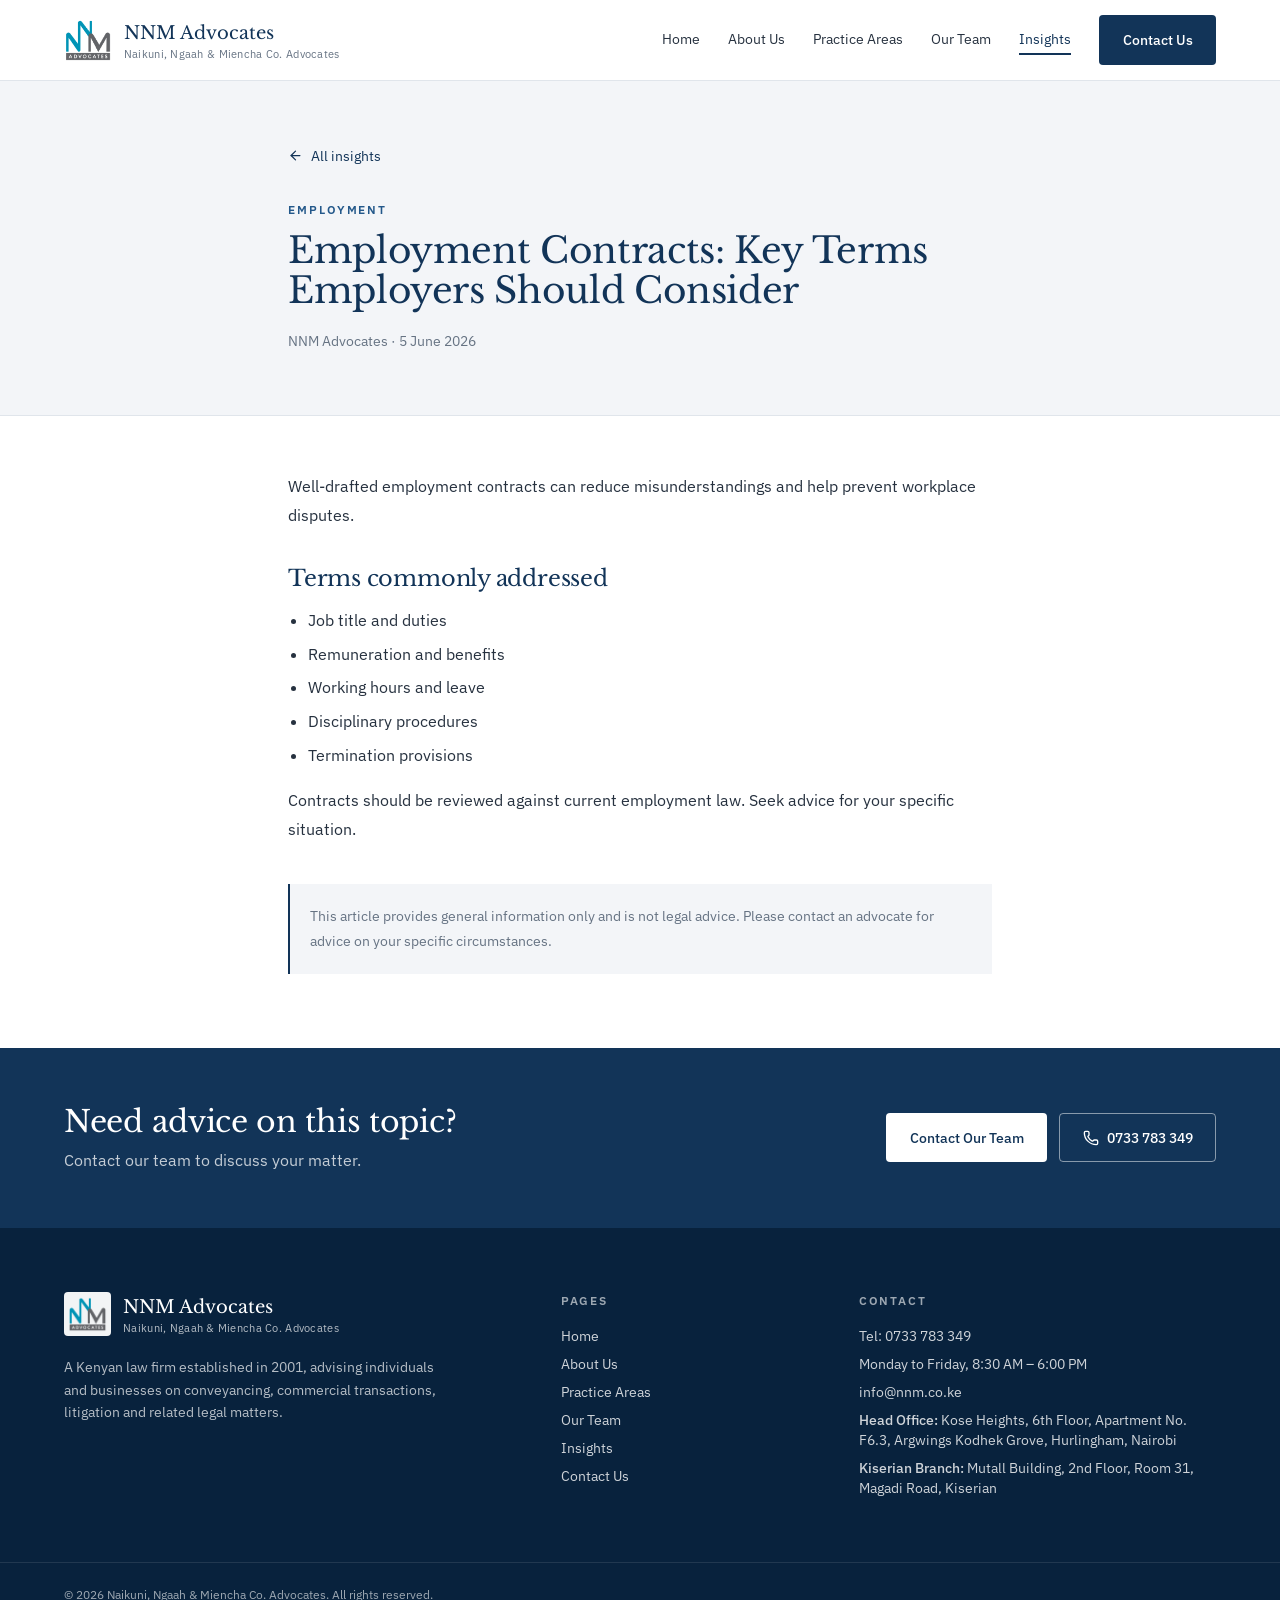
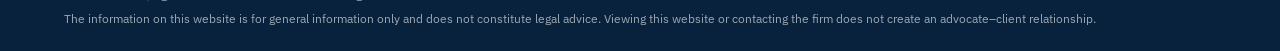
<file: insights/employment-contracts-key-terms.html>
<!DOCTYPE html><html lang="en-KE" data-tsd-source="/src/routes/__root.tsx:81:5"><head data-tsd-source="/src/routes/__root.tsx:82:7"><meta charset="utf-8"><meta name="viewport" content="width=device-width, initial-scale=1"><title>Employment Contracts: Key Terms Employers Should Consider | NNM Advocates Insights</title><meta name="description" content="Clear written terms help employers and employees understand their rights and obligations from the outset."><meta property="og:title" content="Employment Contracts: Key Terms Employers Should Consider | NNM Advocates Insights"><meta property="og:description" content="Clear written terms help employers and employees understand their rights and obligations from the outset."><meta property="og:type" content="article"><meta name="twitter:card" content="summary_large_image"><link rel="icon" type="image/png" href="../favicon.png"><link rel="preconnect" href="https://fonts.googleapis.com"><link rel="preconnect" href="https://fonts.gstatic.com" crossorigin="anonymous"><link rel="preconnect" href="https://fonts.googleapis.com"><link rel="stylesheet" href="https://fonts.googleapis.com/css2?family=IBM+Plex+Sans:wght@400;500;600&family=Libre+Baskerville:wght@400;700&display=swap"><link rel="stylesheet" href="../css/styles.css"></head><body data-tsd-source="/src/routes/__root.tsx:85:7"><a href="#main" class="sr-only focus:not-sr-only focus:absolute focus:left-4 focus:top-4 focus:z-50 btn btn-primary" data-tsd-source="/src/routes/__root.tsx:86:9">Skip to content</a><header class="sticky top-0 z-40 border-b bg-background/95 backdrop-blur" data-tsd-source="/src/components/site/SiteChrome.tsx:29:5"><div class="container-site flex h-20 items-center justify-between gap-6" data-tsd-source="/src/components/site/SiteChrome.tsx:30:7"><a aria-label="NNM Advocates — home" data-tsd-source="/src/components/site/SiteChrome.tsx:31:9" href="../index.html"><span class="flex items-center gap-3" data-tsd-source="/src/components/site/SiteChrome.tsx:9:5"><img src="../assets/402fb3a4.png" alt="NNM Advocates logo" class="h-11 w-auto " data-tsd-source="/src/components/site/SiteChrome.tsx:10:7"><span class="leading-tight" data-tsd-source="/src/components/site/SiteChrome.tsx:15:7"><span class="block font-serif text-lg text-navy" data-tsd-source="/src/components/site/SiteChrome.tsx:16:9">NNM Advocates</span><span class="hidden text-[0.7rem] tracking-wide sm:block text-muted-foreground" data-tsd-source="/src/components/site/SiteChrome.tsx:17:9">Naikuni, Ngaah &amp; Miencha Co. Advocates</span></span></span></a><nav aria-label="Main" class="hidden items-center gap-7 lg:flex" data-tsd-source="/src/components/site/SiteChrome.tsx:34:9"><a class="border-b-2 border-transparent py-1 text-sm text-charcoal transition-colors hover:text-navy data-[status=active]:border-navy data-[status=active]:text-navy" data-tsd-source="/src/components/site/SiteChrome.tsx:36:13" href="../index.html">Home</a><a class="border-b-2 border-transparent py-1 text-sm text-charcoal transition-colors hover:text-navy data-[status=active]:border-navy data-[status=active]:text-navy" data-tsd-source="/src/components/site/SiteChrome.tsx:36:13" href="../about.html">About Us</a><a class="border-b-2 border-transparent py-1 text-sm text-charcoal transition-colors hover:text-navy data-[status=active]:border-navy data-[status=active]:text-navy" data-tsd-source="/src/components/site/SiteChrome.tsx:36:13" href="../practice-areas.html">Practice Areas</a><a class="border-b-2 border-transparent py-1 text-sm text-charcoal transition-colors hover:text-navy data-[status=active]:border-navy data-[status=active]:text-navy" data-tsd-source="/src/components/site/SiteChrome.tsx:36:13" href="../our-team.html">Our Team</a><a class="border-b-2 border-transparent py-1 text-sm text-charcoal transition-colors hover:text-navy data-[status=active]:border-navy data-[status=active]:text-navy active" data-tsd-source="/src/components/site/SiteChrome.tsx:36:13" href="../insights.html" data-status="active" aria-current="page">Insights</a><a class="btn btn-primary" data-tsd-source="/src/components/site/SiteChrome.tsx:45:11" href="../contact.html">Contact Us</a></nav><button type="button" class="p-2 text-navy lg:hidden" aria-expanded="false" aria-controls="mobile-nav" aria-label="Open menu" data-tsd-source="/src/components/site/SiteChrome.tsx:47:9"><svg xmlns="http://www.w3.org/2000/svg" width="24" height="24" viewBox="0 0 24 24" fill="none" stroke="currentColor" stroke-width="2" stroke-linecap="round" stroke-linejoin="round" class="lucide lucide-menu" aria-hidden="true" data-tsd-source="/src/components/site/SiteChrome.tsx:55:27"><path d="M4 5h16"></path><path d="M4 12h16"></path><path d="M4 19h16"></path></svg></button></div></header><main id="main" data-tsd-source="/src/routes/__root.tsx:90:9"><!--$--><article data-tsd-source="/src/routes/insights.$slug.tsx:41:7"><header class="border-b bg-surface" data-tsd-source="/src/routes/insights.$slug.tsx:42:9"><div class="container-site max-w-3xl py-16" data-tsd-source="/src/routes/insights.$slug.tsx:43:11"><a class="inline-flex items-center gap-2 text-sm text-navy hover:text-blue active" data-tsd-source="/src/routes/insights.$slug.tsx:44:13" href="../insights.html" data-status="active" aria-current="page"><svg xmlns="http://www.w3.org/2000/svg" width="15" height="15" viewBox="0 0 24 24" fill="none" stroke="currentColor" stroke-width="2" stroke-linecap="round" stroke-linejoin="round" class="lucide lucide-arrow-left" aria-hidden="true" data-tsd-source="/src/routes/insights.$slug.tsx:45:15"><path d="m12 19-7-7 7-7"></path><path d="M19 12H5"></path></svg> All insights</a><p class="eyebrow mt-8" data-tsd-source="/src/routes/insights.$slug.tsx:47:13">Employment</p><h1 class="mt-3 text-3xl md:text-4xl" data-tsd-source="/src/routes/insights.$slug.tsx:48:13">Employment Contracts: Key Terms Employers Should Consider</h1><p class="mt-5 text-sm text-muted-foreground" data-tsd-source="/src/routes/insights.$slug.tsx:49:13">NNM Advocates<!-- --> · <time datetime="2026-06-05" data-tsd-source="/src/routes/insights.$slug.tsx:50:34">5 June 2026</time></p></div></header><div class="container-site prose-legal max-w-3xl py-14 text-charcoal" data-tsd-source="/src/routes/insights.$slug.tsx:54:9"><p data-tsd-source="/src/routes/insights.$slug.tsx:58:17">Well-drafted employment contracts can reduce misunderstandings and help prevent workplace disputes.</p><h2 data-tsd-source="/src/routes/insights.$slug.tsx:56:19">Terms commonly addressed</h2><ul data-tsd-source="/src/routes/insights.$slug.tsx:57:15"><li data-tsd-source="/src/routes/insights.$slug.tsx:57:46">Job title and duties</li><li data-tsd-source="/src/routes/insights.$slug.tsx:57:46">Remuneration and benefits</li><li data-tsd-source="/src/routes/insights.$slug.tsx:57:46">Working hours and leave</li><li data-tsd-source="/src/routes/insights.$slug.tsx:57:46">Disciplinary procedures</li><li data-tsd-source="/src/routes/insights.$slug.tsx:57:46">Termination provisions</li></ul><p data-tsd-source="/src/routes/insights.$slug.tsx:58:17">Contracts should be reviewed against current employment law. Seek advice for your specific situation.</p><p class="mt-10 border-l-2 border-navy bg-surface p-5 text-sm text-muted-foreground" data-tsd-source="/src/routes/insights.$slug.tsx:60:11">This article provides general information only and is not legal advice. Please contact an advocate for advice on your specific circumstances.</p></div></article><section class="bg-navy text-primary-foreground" data-tsd-source="/src/components/site/SiteChrome.tsx:141:5"><div class="container-site flex flex-col items-start justify-between gap-6 py-14 md:flex-row md:items-center" data-tsd-source="/src/components/site/SiteChrome.tsx:142:7"><div data-tsd-source="/src/components/site/SiteChrome.tsx:143:9"><h2 class="text-2xl text-primary-foreground md:text-3xl" data-tsd-source="/src/components/site/SiteChrome.tsx:144:11">Need advice on this topic?</h2><p class="mt-2 max-w-xl text-primary-foreground/75" data-tsd-source="/src/components/site/SiteChrome.tsx:145:11">Contact our team to discuss your matter.</p></div><div class="flex flex-wrap gap-3" data-tsd-source="/src/components/site/SiteChrome.tsx:147:9"><a class="btn btn-light" data-tsd-source="/src/components/site/SiteChrome.tsx:148:11" href="../contact.html">Contact Our Team</a><a href="tel:+254733783349" class="btn btn-ghost-light" data-tsd-source="/src/components/site/SiteChrome.tsx:149:11"><svg xmlns="http://www.w3.org/2000/svg" width="16" height="16" viewBox="0 0 24 24" fill="none" stroke="currentColor" stroke-width="2" stroke-linecap="round" stroke-linejoin="round" class="lucide lucide-phone" aria-hidden="true" data-tsd-source="/src/components/site/SiteChrome.tsx:149:68"><path d="M13.832 16.568a1 1 0 0 0 1.213-.303l.355-.465A2 2 0 0 1 17 15h3a2 2 0 0 1 2 2v3a2 2 0 0 1-2 2A18 18 0 0 1 2 4a2 2 0 0 1 2-2h3a2 2 0 0 1 2 2v3a2 2 0 0 1-.8 1.6l-.468.351a1 1 0 0 0-.292 1.233 14 14 0 0 0 6.392 6.384"></path></svg> <!-- -->0733 783 349</a></div></div></section><!--/$--></main><footer class="bg-navy-deep text-primary-foreground" data-tsd-source="/src/components/site/SiteChrome.tsx:85:5"><div class="container-site grid gap-10 py-16 md:grid-cols-12" data-tsd-source="/src/components/site/SiteChrome.tsx:86:7"><div class="md:col-span-5" data-tsd-source="/src/components/site/SiteChrome.tsx:87:9"><span class="flex items-center gap-3" data-tsd-source="/src/components/site/SiteChrome.tsx:9:5"><img src="../assets/402fb3a4.png" alt="NNM Advocates logo" class="h-11 w-auto rounded bg-white/95 p-1" data-tsd-source="/src/components/site/SiteChrome.tsx:10:7"><span class="leading-tight" data-tsd-source="/src/components/site/SiteChrome.tsx:15:7"><span class="block font-serif text-lg text-primary-foreground" data-tsd-source="/src/components/site/SiteChrome.tsx:16:9">NNM Advocates</span><span class="hidden text-[0.7rem] tracking-wide sm:block text-primary-foreground/70" data-tsd-source="/src/components/site/SiteChrome.tsx:17:9">Naikuni, Ngaah &amp; Miencha Co. Advocates</span></span></span><p class="mt-5 max-w-sm text-sm leading-relaxed text-primary-foreground/70" data-tsd-source="/src/components/site/SiteChrome.tsx:89:11">A Kenyan law firm established in <!-- -->2001<!-- -->, advising individuals and businesses on conveyancing, commercial transactions, litigation and related legal matters.</p></div><div class="md:col-span-3" data-tsd-source="/src/components/site/SiteChrome.tsx:94:9"><h2 class="eyebrow text-primary-foreground/60" data-tsd-source="/src/components/site/SiteChrome.tsx:95:11">Pages</h2><ul class="mt-4 space-y-2 text-sm" data-tsd-source="/src/components/site/SiteChrome.tsx:96:11"><li data-tsd-source="/src/components/site/SiteChrome.tsx:98:15"><a class="text-primary-foreground/80 hover:text-primary-foreground" data-tsd-source="/src/components/site/SiteChrome.tsx:99:17" href="../index.html">Home</a></li><li data-tsd-source="/src/components/site/SiteChrome.tsx:98:15"><a class="text-primary-foreground/80 hover:text-primary-foreground" data-tsd-source="/src/components/site/SiteChrome.tsx:99:17" href="../about.html">About Us</a></li><li data-tsd-source="/src/components/site/SiteChrome.tsx:98:15"><a class="text-primary-foreground/80 hover:text-primary-foreground" data-tsd-source="/src/components/site/SiteChrome.tsx:99:17" href="../practice-areas.html">Practice Areas</a></li><li data-tsd-source="/src/components/site/SiteChrome.tsx:98:15"><a class="text-primary-foreground/80 hover:text-primary-foreground" data-tsd-source="/src/components/site/SiteChrome.tsx:99:17" href="../our-team.html">Our Team</a></li><li data-tsd-source="/src/components/site/SiteChrome.tsx:98:15"><a class="text-primary-foreground/80 hover:text-primary-foreground active" data-tsd-source="/src/components/site/SiteChrome.tsx:99:17" href="../insights.html" data-status="active" aria-current="page">Insights</a></li><li data-tsd-source="/src/components/site/SiteChrome.tsx:98:15"><a class="text-primary-foreground/80 hover:text-primary-foreground" data-tsd-source="/src/components/site/SiteChrome.tsx:99:17" href="../contact.html">Contact Us</a></li></ul></div><div class="md:col-span-4" data-tsd-source="/src/components/site/SiteChrome.tsx:104:9"><h2 class="eyebrow text-primary-foreground/60" data-tsd-source="/src/components/site/SiteChrome.tsx:105:11">Contact</h2><ul class="mt-4 space-y-2 text-sm text-primary-foreground/80" data-tsd-source="/src/components/site/SiteChrome.tsx:106:11"><li data-tsd-source="/src/components/site/SiteChrome.tsx:107:13">Tel: <a href="tel:+254733783349" class="hover:text-primary-foreground" data-tsd-source="/src/components/site/SiteChrome.tsx:107:22">0733 783 349</a></li><li data-tsd-source="/src/components/site/SiteChrome.tsx:108:13">Monday to Friday, 8:30 AM – 6:00 PM</li><li><a href="mailto:info@nnm.co.ke" class="hover:text-primary-foreground">info@nnm.co.ke</a></li><li><span class="font-medium">Head Office:</span> Kose Heights, 6th Floor, Apartment No. F6.3, Argwings Kodhek Grove, Hurlingham, Nairobi</li><li><span class="font-medium">Kiserian Branch:</span> Mutall Building, 2nd Floor, Room 31, Magadi Road, Kiserian</li></ul></div></div><div class="border-t border-primary-foreground/10" data-tsd-source="/src/components/site/SiteChrome.tsx:114:7"><div class="container-site space-y-2 py-6 text-xs text-primary-foreground/60" data-tsd-source="/src/components/site/SiteChrome.tsx:115:9"><p data-tsd-source="/src/components/site/SiteChrome.tsx:116:11">© <!-- -->2026<!-- --> <!-- -->Naikuni, Ngaah &amp; Miencha Co. Advocates<!-- -->. All rights reserved.</p><p data-tsd-source="/src/components/site/SiteChrome.tsx:117:11">The information on this website is for general information only and does not constitute legal advice. Viewing this website or contacting the firm does not create an advocate–client relationship.</p></div></div></footer><script src="../js/main.js"></script></body></html>
</file>
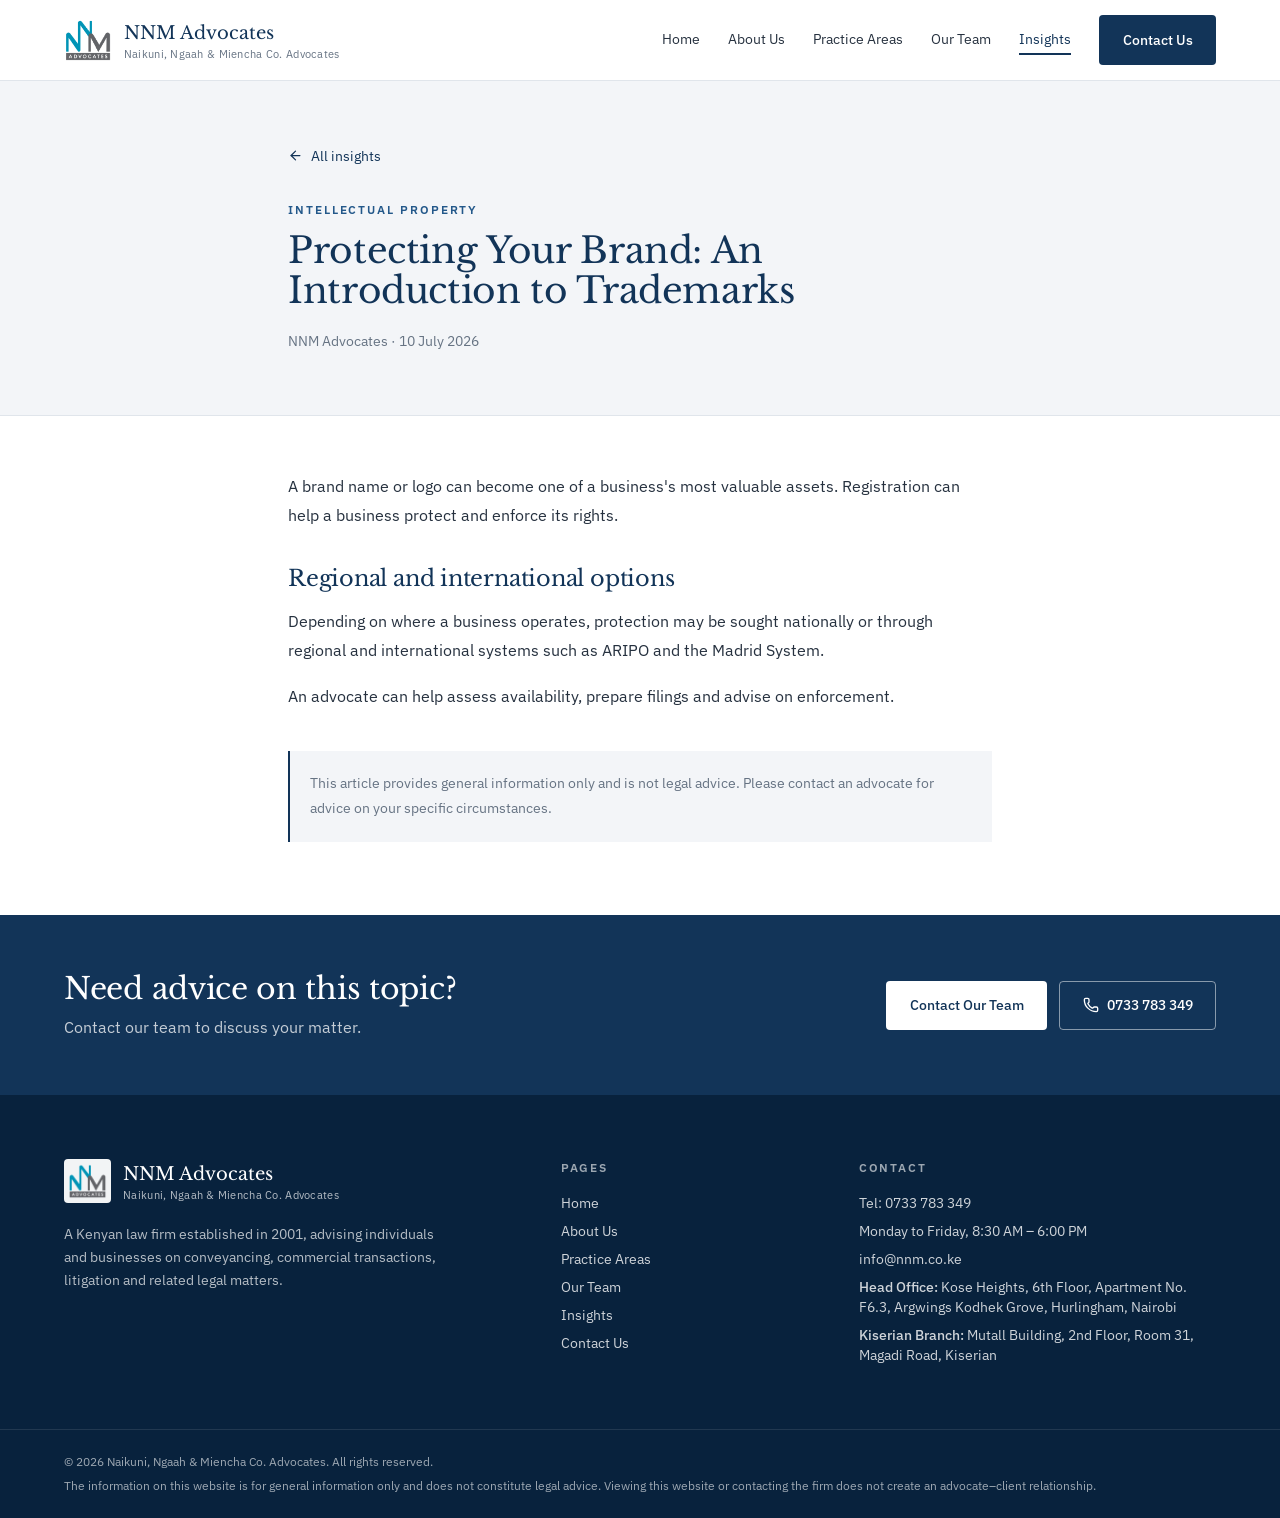
<file: insights/protecting-your-brand-trademarks.html>
<!DOCTYPE html><html lang="en-KE" data-tsd-source="/src/routes/__root.tsx:81:5"><head data-tsd-source="/src/routes/__root.tsx:82:7"><meta charset="utf-8"><meta name="viewport" content="width=device-width, initial-scale=1"><title>Protecting Your Brand: An Introduction to Trademarks | NNM Advocates Insights</title><meta name="description" content="A short guide to why businesses consider registering trademarks and the options available for regional and international protection."><meta property="og:title" content="Protecting Your Brand: An Introduction to Trademarks | NNM Advocates Insights"><meta property="og:description" content="A short guide to why businesses consider registering trademarks and the options available for regional and international protection."><meta property="og:type" content="article"><meta name="twitter:card" content="summary_large_image"><link rel="icon" type="image/png" href="../favicon.png"><link rel="preconnect" href="https://fonts.googleapis.com"><link rel="preconnect" href="https://fonts.gstatic.com" crossorigin="anonymous"><link rel="preconnect" href="https://fonts.googleapis.com"><link rel="stylesheet" href="https://fonts.googleapis.com/css2?family=IBM+Plex+Sans:wght@400;500;600&family=Libre+Baskerville:wght@400;700&display=swap"><link rel="stylesheet" href="../css/styles.css"></head><body data-tsd-source="/src/routes/__root.tsx:85:7"><a href="#main" class="sr-only focus:not-sr-only focus:absolute focus:left-4 focus:top-4 focus:z-50 btn btn-primary" data-tsd-source="/src/routes/__root.tsx:86:9">Skip to content</a><header class="sticky top-0 z-40 border-b bg-background/95 backdrop-blur" data-tsd-source="/src/components/site/SiteChrome.tsx:29:5"><div class="container-site flex h-20 items-center justify-between gap-6" data-tsd-source="/src/components/site/SiteChrome.tsx:30:7"><a aria-label="NNM Advocates — home" data-tsd-source="/src/components/site/SiteChrome.tsx:31:9" href="../index.html"><span class="flex items-center gap-3" data-tsd-source="/src/components/site/SiteChrome.tsx:9:5"><img src="../assets/402fb3a4.png" alt="NNM Advocates logo" class="h-11 w-auto " data-tsd-source="/src/components/site/SiteChrome.tsx:10:7"><span class="leading-tight" data-tsd-source="/src/components/site/SiteChrome.tsx:15:7"><span class="block font-serif text-lg text-navy" data-tsd-source="/src/components/site/SiteChrome.tsx:16:9">NNM Advocates</span><span class="hidden text-[0.7rem] tracking-wide sm:block text-muted-foreground" data-tsd-source="/src/components/site/SiteChrome.tsx:17:9">Naikuni, Ngaah &amp; Miencha Co. Advocates</span></span></span></a><nav aria-label="Main" class="hidden items-center gap-7 lg:flex" data-tsd-source="/src/components/site/SiteChrome.tsx:34:9"><a class="border-b-2 border-transparent py-1 text-sm text-charcoal transition-colors hover:text-navy data-[status=active]:border-navy data-[status=active]:text-navy" data-tsd-source="/src/components/site/SiteChrome.tsx:36:13" href="../index.html">Home</a><a class="border-b-2 border-transparent py-1 text-sm text-charcoal transition-colors hover:text-navy data-[status=active]:border-navy data-[status=active]:text-navy" data-tsd-source="/src/components/site/SiteChrome.tsx:36:13" href="../about.html">About Us</a><a class="border-b-2 border-transparent py-1 text-sm text-charcoal transition-colors hover:text-navy data-[status=active]:border-navy data-[status=active]:text-navy" data-tsd-source="/src/components/site/SiteChrome.tsx:36:13" href="../practice-areas.html">Practice Areas</a><a class="border-b-2 border-transparent py-1 text-sm text-charcoal transition-colors hover:text-navy data-[status=active]:border-navy data-[status=active]:text-navy" data-tsd-source="/src/components/site/SiteChrome.tsx:36:13" href="../our-team.html">Our Team</a><a class="border-b-2 border-transparent py-1 text-sm text-charcoal transition-colors hover:text-navy data-[status=active]:border-navy data-[status=active]:text-navy active" data-tsd-source="/src/components/site/SiteChrome.tsx:36:13" href="../insights.html" data-status="active" aria-current="page">Insights</a><a class="btn btn-primary" data-tsd-source="/src/components/site/SiteChrome.tsx:45:11" href="../contact.html">Contact Us</a></nav><button type="button" class="p-2 text-navy lg:hidden" aria-expanded="false" aria-controls="mobile-nav" aria-label="Open menu" data-tsd-source="/src/components/site/SiteChrome.tsx:47:9"><svg xmlns="http://www.w3.org/2000/svg" width="24" height="24" viewBox="0 0 24 24" fill="none" stroke="currentColor" stroke-width="2" stroke-linecap="round" stroke-linejoin="round" class="lucide lucide-menu" aria-hidden="true" data-tsd-source="/src/components/site/SiteChrome.tsx:55:27"><path d="M4 5h16"></path><path d="M4 12h16"></path><path d="M4 19h16"></path></svg></button></div></header><main id="main" data-tsd-source="/src/routes/__root.tsx:90:9"><!--$--><article data-tsd-source="/src/routes/insights.$slug.tsx:41:7"><header class="border-b bg-surface" data-tsd-source="/src/routes/insights.$slug.tsx:42:9"><div class="container-site max-w-3xl py-16" data-tsd-source="/src/routes/insights.$slug.tsx:43:11"><a class="inline-flex items-center gap-2 text-sm text-navy hover:text-blue active" data-tsd-source="/src/routes/insights.$slug.tsx:44:13" href="../insights.html" data-status="active" aria-current="page"><svg xmlns="http://www.w3.org/2000/svg" width="15" height="15" viewBox="0 0 24 24" fill="none" stroke="currentColor" stroke-width="2" stroke-linecap="round" stroke-linejoin="round" class="lucide lucide-arrow-left" aria-hidden="true" data-tsd-source="/src/routes/insights.$slug.tsx:45:15"><path d="m12 19-7-7 7-7"></path><path d="M19 12H5"></path></svg> All insights</a><p class="eyebrow mt-8" data-tsd-source="/src/routes/insights.$slug.tsx:47:13">Intellectual Property</p><h1 class="mt-3 text-3xl md:text-4xl" data-tsd-source="/src/routes/insights.$slug.tsx:48:13">Protecting Your Brand: An Introduction to Trademarks</h1><p class="mt-5 text-sm text-muted-foreground" data-tsd-source="/src/routes/insights.$slug.tsx:49:13">NNM Advocates<!-- --> · <time datetime="2026-07-10" data-tsd-source="/src/routes/insights.$slug.tsx:50:34">10 July 2026</time></p></div></header><div class="container-site prose-legal max-w-3xl py-14 text-charcoal" data-tsd-source="/src/routes/insights.$slug.tsx:54:9"><p data-tsd-source="/src/routes/insights.$slug.tsx:58:17">A brand name or logo can become one of a business's most valuable assets. Registration can help a business protect and enforce its rights.</p><h2 data-tsd-source="/src/routes/insights.$slug.tsx:56:19">Regional and international options</h2><p data-tsd-source="/src/routes/insights.$slug.tsx:58:17">Depending on where a business operates, protection may be sought nationally or through regional and international systems such as ARIPO and the Madrid System.</p><p data-tsd-source="/src/routes/insights.$slug.tsx:58:17">An advocate can help assess availability, prepare filings and advise on enforcement.</p><p class="mt-10 border-l-2 border-navy bg-surface p-5 text-sm text-muted-foreground" data-tsd-source="/src/routes/insights.$slug.tsx:60:11">This article provides general information only and is not legal advice. Please contact an advocate for advice on your specific circumstances.</p></div></article><section class="bg-navy text-primary-foreground" data-tsd-source="/src/components/site/SiteChrome.tsx:141:5"><div class="container-site flex flex-col items-start justify-between gap-6 py-14 md:flex-row md:items-center" data-tsd-source="/src/components/site/SiteChrome.tsx:142:7"><div data-tsd-source="/src/components/site/SiteChrome.tsx:143:9"><h2 class="text-2xl text-primary-foreground md:text-3xl" data-tsd-source="/src/components/site/SiteChrome.tsx:144:11">Need advice on this topic?</h2><p class="mt-2 max-w-xl text-primary-foreground/75" data-tsd-source="/src/components/site/SiteChrome.tsx:145:11">Contact our team to discuss your matter.</p></div><div class="flex flex-wrap gap-3" data-tsd-source="/src/components/site/SiteChrome.tsx:147:9"><a class="btn btn-light" data-tsd-source="/src/components/site/SiteChrome.tsx:148:11" href="../contact.html">Contact Our Team</a><a href="tel:+254733783349" class="btn btn-ghost-light" data-tsd-source="/src/components/site/SiteChrome.tsx:149:11"><svg xmlns="http://www.w3.org/2000/svg" width="16" height="16" viewBox="0 0 24 24" fill="none" stroke="currentColor" stroke-width="2" stroke-linecap="round" stroke-linejoin="round" class="lucide lucide-phone" aria-hidden="true" data-tsd-source="/src/components/site/SiteChrome.tsx:149:68"><path d="M13.832 16.568a1 1 0 0 0 1.213-.303l.355-.465A2 2 0 0 1 17 15h3a2 2 0 0 1 2 2v3a2 2 0 0 1-2 2A18 18 0 0 1 2 4a2 2 0 0 1 2-2h3a2 2 0 0 1 2 2v3a2 2 0 0 1-.8 1.6l-.468.351a1 1 0 0 0-.292 1.233 14 14 0 0 0 6.392 6.384"></path></svg> <!-- -->0733 783 349</a></div></div></section><!--/$--></main><footer class="bg-navy-deep text-primary-foreground" data-tsd-source="/src/components/site/SiteChrome.tsx:85:5"><div class="container-site grid gap-10 py-16 md:grid-cols-12" data-tsd-source="/src/components/site/SiteChrome.tsx:86:7"><div class="md:col-span-5" data-tsd-source="/src/components/site/SiteChrome.tsx:87:9"><span class="flex items-center gap-3" data-tsd-source="/src/components/site/SiteChrome.tsx:9:5"><img src="../assets/402fb3a4.png" alt="NNM Advocates logo" class="h-11 w-auto rounded bg-white/95 p-1" data-tsd-source="/src/components/site/SiteChrome.tsx:10:7"><span class="leading-tight" data-tsd-source="/src/components/site/SiteChrome.tsx:15:7"><span class="block font-serif text-lg text-primary-foreground" data-tsd-source="/src/components/site/SiteChrome.tsx:16:9">NNM Advocates</span><span class="hidden text-[0.7rem] tracking-wide sm:block text-primary-foreground/70" data-tsd-source="/src/components/site/SiteChrome.tsx:17:9">Naikuni, Ngaah &amp; Miencha Co. Advocates</span></span></span><p class="mt-5 max-w-sm text-sm leading-relaxed text-primary-foreground/70" data-tsd-source="/src/components/site/SiteChrome.tsx:89:11">A Kenyan law firm established in <!-- -->2001<!-- -->, advising individuals and businesses on conveyancing, commercial transactions, litigation and related legal matters.</p></div><div class="md:col-span-3" data-tsd-source="/src/components/site/SiteChrome.tsx:94:9"><h2 class="eyebrow text-primary-foreground/60" data-tsd-source="/src/components/site/SiteChrome.tsx:95:11">Pages</h2><ul class="mt-4 space-y-2 text-sm" data-tsd-source="/src/components/site/SiteChrome.tsx:96:11"><li data-tsd-source="/src/components/site/SiteChrome.tsx:98:15"><a class="text-primary-foreground/80 hover:text-primary-foreground" data-tsd-source="/src/components/site/SiteChrome.tsx:99:17" href="../index.html">Home</a></li><li data-tsd-source="/src/components/site/SiteChrome.tsx:98:15"><a class="text-primary-foreground/80 hover:text-primary-foreground" data-tsd-source="/src/components/site/SiteChrome.tsx:99:17" href="../about.html">About Us</a></li><li data-tsd-source="/src/components/site/SiteChrome.tsx:98:15"><a class="text-primary-foreground/80 hover:text-primary-foreground" data-tsd-source="/src/components/site/SiteChrome.tsx:99:17" href="../practice-areas.html">Practice Areas</a></li><li data-tsd-source="/src/components/site/SiteChrome.tsx:98:15"><a class="text-primary-foreground/80 hover:text-primary-foreground" data-tsd-source="/src/components/site/SiteChrome.tsx:99:17" href="../our-team.html">Our Team</a></li><li data-tsd-source="/src/components/site/SiteChrome.tsx:98:15"><a class="text-primary-foreground/80 hover:text-primary-foreground active" data-tsd-source="/src/components/site/SiteChrome.tsx:99:17" href="../insights.html" data-status="active" aria-current="page">Insights</a></li><li data-tsd-source="/src/components/site/SiteChrome.tsx:98:15"><a class="text-primary-foreground/80 hover:text-primary-foreground" data-tsd-source="/src/components/site/SiteChrome.tsx:99:17" href="../contact.html">Contact Us</a></li></ul></div><div class="md:col-span-4" data-tsd-source="/src/components/site/SiteChrome.tsx:104:9"><h2 class="eyebrow text-primary-foreground/60" data-tsd-source="/src/components/site/SiteChrome.tsx:105:11">Contact</h2><ul class="mt-4 space-y-2 text-sm text-primary-foreground/80" data-tsd-source="/src/components/site/SiteChrome.tsx:106:11"><li data-tsd-source="/src/components/site/SiteChrome.tsx:107:13">Tel: <a href="tel:+254733783349" class="hover:text-primary-foreground" data-tsd-source="/src/components/site/SiteChrome.tsx:107:22">0733 783 349</a></li><li data-tsd-source="/src/components/site/SiteChrome.tsx:108:13">Monday to Friday, 8:30 AM – 6:00 PM</li><li><a href="mailto:info@nnm.co.ke" class="hover:text-primary-foreground">info@nnm.co.ke</a></li><li><span class="font-medium">Head Office:</span> Kose Heights, 6th Floor, Apartment No. F6.3, Argwings Kodhek Grove, Hurlingham, Nairobi</li><li><span class="font-medium">Kiserian Branch:</span> Mutall Building, 2nd Floor, Room 31, Magadi Road, Kiserian</li></ul></div></div><div class="border-t border-primary-foreground/10" data-tsd-source="/src/components/site/SiteChrome.tsx:114:7"><div class="container-site space-y-2 py-6 text-xs text-primary-foreground/60" data-tsd-source="/src/components/site/SiteChrome.tsx:115:9"><p data-tsd-source="/src/components/site/SiteChrome.tsx:116:11">© <!-- -->2026<!-- --> <!-- -->Naikuni, Ngaah &amp; Miencha Co. Advocates<!-- -->. All rights reserved.</p><p data-tsd-source="/src/components/site/SiteChrome.tsx:117:11">The information on this website is for general information only and does not constitute legal advice. Viewing this website or contacting the firm does not create an advocate–client relationship.</p></div></div></footer><script src="../js/main.js"></script></body></html>
</file>
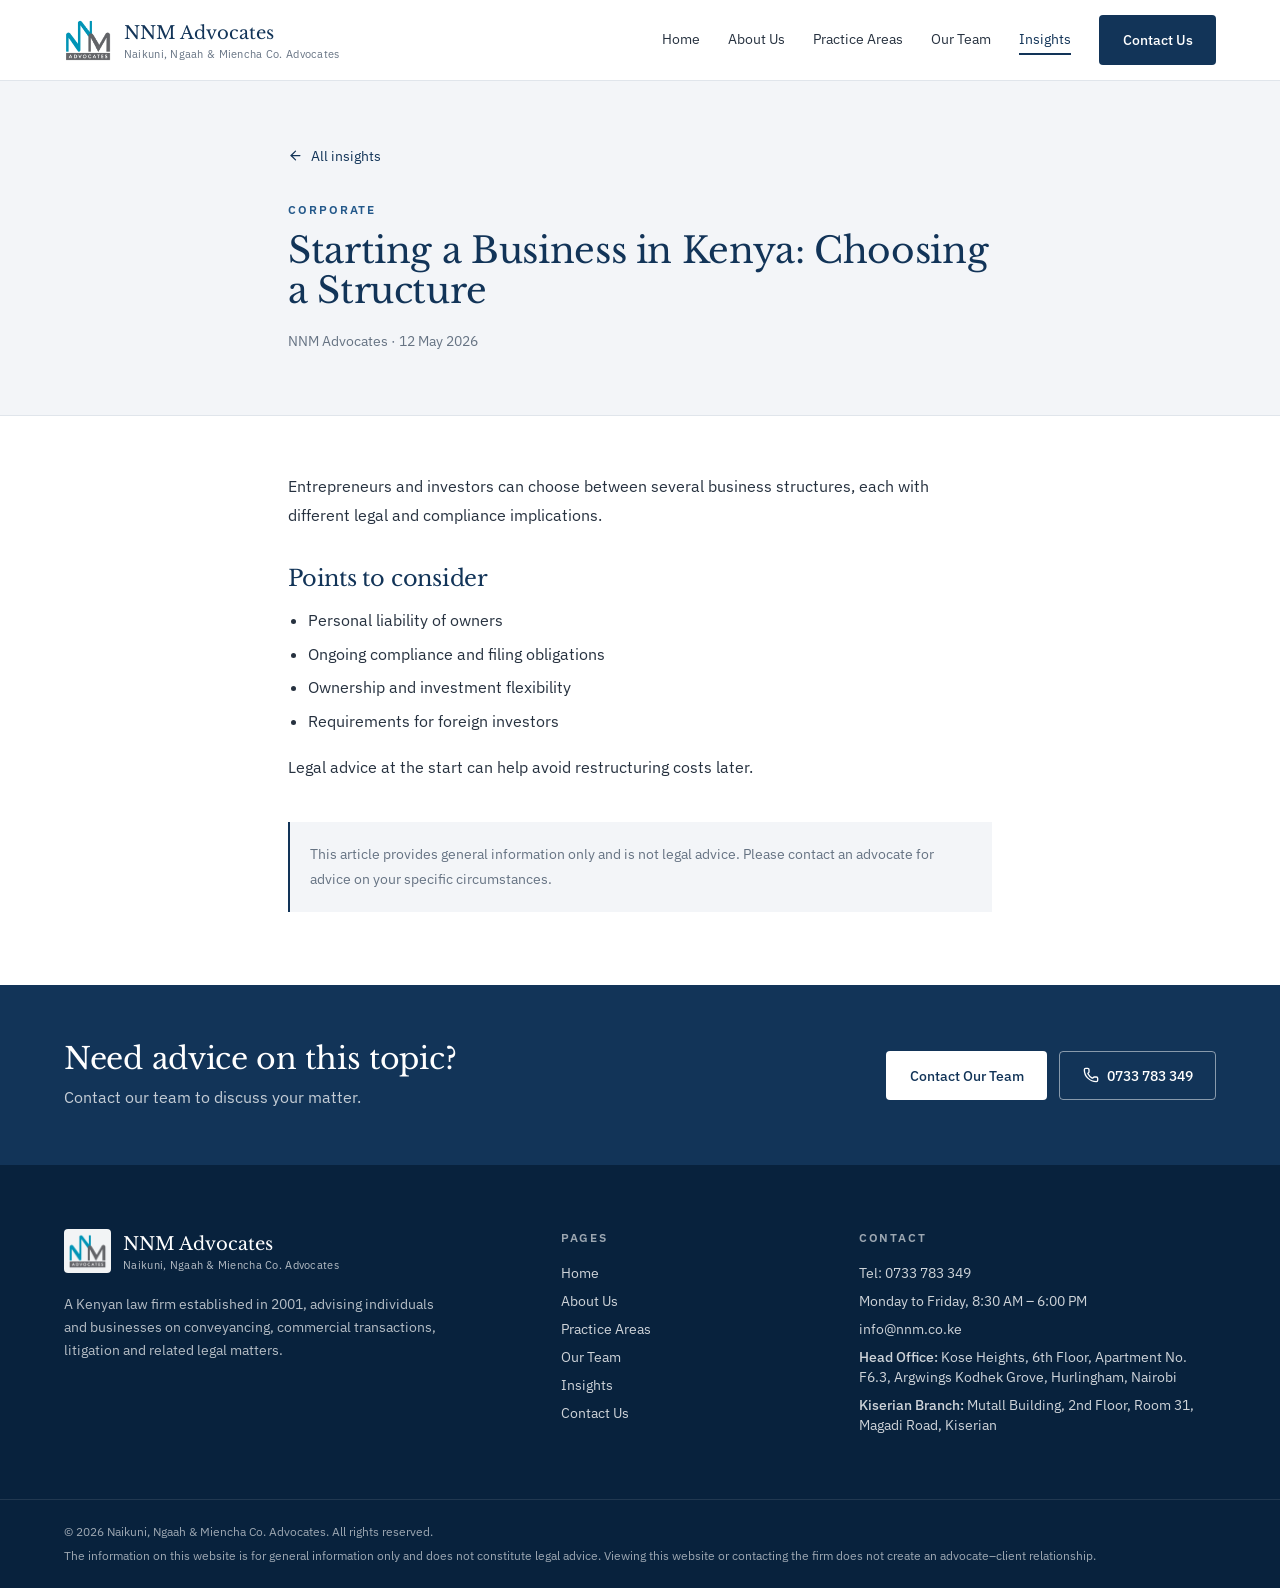
<file: insights/starting-a-business-in-kenya.html>
<!DOCTYPE html><html lang="en-KE" data-tsd-source="/src/routes/__root.tsx:81:5"><head data-tsd-source="/src/routes/__root.tsx:82:7"><meta charset="utf-8"><meta name="viewport" content="width=device-width, initial-scale=1"><title>Starting a Business in Kenya: Choosing a Structure | NNM Advocates Insights</title><meta name="description" content="The structure you choose for a new business affects liability, compliance and growth. Here are points to consider."><meta property="og:title" content="Starting a Business in Kenya: Choosing a Structure | NNM Advocates Insights"><meta property="og:description" content="The structure you choose for a new business affects liability, compliance and growth. Here are points to consider."><meta property="og:type" content="article"><meta name="twitter:card" content="summary_large_image"><link rel="icon" type="image/png" href="../favicon.png"><link rel="preconnect" href="https://fonts.googleapis.com"><link rel="preconnect" href="https://fonts.gstatic.com" crossorigin="anonymous"><link rel="preconnect" href="https://fonts.googleapis.com"><link rel="stylesheet" href="https://fonts.googleapis.com/css2?family=IBM+Plex+Sans:wght@400;500;600&family=Libre+Baskerville:wght@400;700&display=swap"><link rel="stylesheet" href="../css/styles.css"></head><body data-tsd-source="/src/routes/__root.tsx:85:7"><a href="#main" class="sr-only focus:not-sr-only focus:absolute focus:left-4 focus:top-4 focus:z-50 btn btn-primary" data-tsd-source="/src/routes/__root.tsx:86:9">Skip to content</a><header class="sticky top-0 z-40 border-b bg-background/95 backdrop-blur" data-tsd-source="/src/components/site/SiteChrome.tsx:29:5"><div class="container-site flex h-20 items-center justify-between gap-6" data-tsd-source="/src/components/site/SiteChrome.tsx:30:7"><a aria-label="NNM Advocates — home" data-tsd-source="/src/components/site/SiteChrome.tsx:31:9" href="../index.html"><span class="flex items-center gap-3" data-tsd-source="/src/components/site/SiteChrome.tsx:9:5"><img src="../assets/402fb3a4.png" alt="NNM Advocates logo" class="h-11 w-auto " data-tsd-source="/src/components/site/SiteChrome.tsx:10:7"><span class="leading-tight" data-tsd-source="/src/components/site/SiteChrome.tsx:15:7"><span class="block font-serif text-lg text-navy" data-tsd-source="/src/components/site/SiteChrome.tsx:16:9">NNM Advocates</span><span class="hidden text-[0.7rem] tracking-wide sm:block text-muted-foreground" data-tsd-source="/src/components/site/SiteChrome.tsx:17:9">Naikuni, Ngaah &amp; Miencha Co. Advocates</span></span></span></a><nav aria-label="Main" class="hidden items-center gap-7 lg:flex" data-tsd-source="/src/components/site/SiteChrome.tsx:34:9"><a class="border-b-2 border-transparent py-1 text-sm text-charcoal transition-colors hover:text-navy data-[status=active]:border-navy data-[status=active]:text-navy" data-tsd-source="/src/components/site/SiteChrome.tsx:36:13" href="../index.html">Home</a><a class="border-b-2 border-transparent py-1 text-sm text-charcoal transition-colors hover:text-navy data-[status=active]:border-navy data-[status=active]:text-navy" data-tsd-source="/src/components/site/SiteChrome.tsx:36:13" href="../about.html">About Us</a><a class="border-b-2 border-transparent py-1 text-sm text-charcoal transition-colors hover:text-navy data-[status=active]:border-navy data-[status=active]:text-navy" data-tsd-source="/src/components/site/SiteChrome.tsx:36:13" href="../practice-areas.html">Practice Areas</a><a class="border-b-2 border-transparent py-1 text-sm text-charcoal transition-colors hover:text-navy data-[status=active]:border-navy data-[status=active]:text-navy" data-tsd-source="/src/components/site/SiteChrome.tsx:36:13" href="../our-team.html">Our Team</a><a class="border-b-2 border-transparent py-1 text-sm text-charcoal transition-colors hover:text-navy data-[status=active]:border-navy data-[status=active]:text-navy active" data-tsd-source="/src/components/site/SiteChrome.tsx:36:13" href="../insights.html" data-status="active" aria-current="page">Insights</a><a class="btn btn-primary" data-tsd-source="/src/components/site/SiteChrome.tsx:45:11" href="../contact.html">Contact Us</a></nav><button type="button" class="p-2 text-navy lg:hidden" aria-expanded="false" aria-controls="mobile-nav" aria-label="Open menu" data-tsd-source="/src/components/site/SiteChrome.tsx:47:9"><svg xmlns="http://www.w3.org/2000/svg" width="24" height="24" viewBox="0 0 24 24" fill="none" stroke="currentColor" stroke-width="2" stroke-linecap="round" stroke-linejoin="round" class="lucide lucide-menu" aria-hidden="true" data-tsd-source="/src/components/site/SiteChrome.tsx:55:27"><path d="M4 5h16"></path><path d="M4 12h16"></path><path d="M4 19h16"></path></svg></button></div></header><main id="main" data-tsd-source="/src/routes/__root.tsx:90:9"><!--$--><article data-tsd-source="/src/routes/insights.$slug.tsx:41:7"><header class="border-b bg-surface" data-tsd-source="/src/routes/insights.$slug.tsx:42:9"><div class="container-site max-w-3xl py-16" data-tsd-source="/src/routes/insights.$slug.tsx:43:11"><a class="inline-flex items-center gap-2 text-sm text-navy hover:text-blue active" data-tsd-source="/src/routes/insights.$slug.tsx:44:13" href="../insights.html" data-status="active" aria-current="page"><svg xmlns="http://www.w3.org/2000/svg" width="15" height="15" viewBox="0 0 24 24" fill="none" stroke="currentColor" stroke-width="2" stroke-linecap="round" stroke-linejoin="round" class="lucide lucide-arrow-left" aria-hidden="true" data-tsd-source="/src/routes/insights.$slug.tsx:45:15"><path d="m12 19-7-7 7-7"></path><path d="M19 12H5"></path></svg> All insights</a><p class="eyebrow mt-8" data-tsd-source="/src/routes/insights.$slug.tsx:47:13">Corporate</p><h1 class="mt-3 text-3xl md:text-4xl" data-tsd-source="/src/routes/insights.$slug.tsx:48:13">Starting a Business in Kenya: Choosing a Structure</h1><p class="mt-5 text-sm text-muted-foreground" data-tsd-source="/src/routes/insights.$slug.tsx:49:13">NNM Advocates<!-- --> · <time datetime="2026-05-12" data-tsd-source="/src/routes/insights.$slug.tsx:50:34">12 May 2026</time></p></div></header><div class="container-site prose-legal max-w-3xl py-14 text-charcoal" data-tsd-source="/src/routes/insights.$slug.tsx:54:9"><p data-tsd-source="/src/routes/insights.$slug.tsx:58:17">Entrepreneurs and investors can choose between several business structures, each with different legal and compliance implications.</p><h2 data-tsd-source="/src/routes/insights.$slug.tsx:56:19">Points to consider</h2><ul data-tsd-source="/src/routes/insights.$slug.tsx:57:15"><li data-tsd-source="/src/routes/insights.$slug.tsx:57:46">Personal liability of owners</li><li data-tsd-source="/src/routes/insights.$slug.tsx:57:46">Ongoing compliance and filing obligations</li><li data-tsd-source="/src/routes/insights.$slug.tsx:57:46">Ownership and investment flexibility</li><li data-tsd-source="/src/routes/insights.$slug.tsx:57:46">Requirements for foreign investors</li></ul><p data-tsd-source="/src/routes/insights.$slug.tsx:58:17">Legal advice at the start can help avoid restructuring costs later.</p><p class="mt-10 border-l-2 border-navy bg-surface p-5 text-sm text-muted-foreground" data-tsd-source="/src/routes/insights.$slug.tsx:60:11">This article provides general information only and is not legal advice. Please contact an advocate for advice on your specific circumstances.</p></div></article><section class="bg-navy text-primary-foreground" data-tsd-source="/src/components/site/SiteChrome.tsx:141:5"><div class="container-site flex flex-col items-start justify-between gap-6 py-14 md:flex-row md:items-center" data-tsd-source="/src/components/site/SiteChrome.tsx:142:7"><div data-tsd-source="/src/components/site/SiteChrome.tsx:143:9"><h2 class="text-2xl text-primary-foreground md:text-3xl" data-tsd-source="/src/components/site/SiteChrome.tsx:144:11">Need advice on this topic?</h2><p class="mt-2 max-w-xl text-primary-foreground/75" data-tsd-source="/src/components/site/SiteChrome.tsx:145:11">Contact our team to discuss your matter.</p></div><div class="flex flex-wrap gap-3" data-tsd-source="/src/components/site/SiteChrome.tsx:147:9"><a class="btn btn-light" data-tsd-source="/src/components/site/SiteChrome.tsx:148:11" href="../contact.html">Contact Our Team</a><a href="tel:+254733783349" class="btn btn-ghost-light" data-tsd-source="/src/components/site/SiteChrome.tsx:149:11"><svg xmlns="http://www.w3.org/2000/svg" width="16" height="16" viewBox="0 0 24 24" fill="none" stroke="currentColor" stroke-width="2" stroke-linecap="round" stroke-linejoin="round" class="lucide lucide-phone" aria-hidden="true" data-tsd-source="/src/components/site/SiteChrome.tsx:149:68"><path d="M13.832 16.568a1 1 0 0 0 1.213-.303l.355-.465A2 2 0 0 1 17 15h3a2 2 0 0 1 2 2v3a2 2 0 0 1-2 2A18 18 0 0 1 2 4a2 2 0 0 1 2-2h3a2 2 0 0 1 2 2v3a2 2 0 0 1-.8 1.6l-.468.351a1 1 0 0 0-.292 1.233 14 14 0 0 0 6.392 6.384"></path></svg> <!-- -->0733 783 349</a></div></div></section><!--/$--></main><footer class="bg-navy-deep text-primary-foreground" data-tsd-source="/src/components/site/SiteChrome.tsx:85:5"><div class="container-site grid gap-10 py-16 md:grid-cols-12" data-tsd-source="/src/components/site/SiteChrome.tsx:86:7"><div class="md:col-span-5" data-tsd-source="/src/components/site/SiteChrome.tsx:87:9"><span class="flex items-center gap-3" data-tsd-source="/src/components/site/SiteChrome.tsx:9:5"><img src="../assets/402fb3a4.png" alt="NNM Advocates logo" class="h-11 w-auto rounded bg-white/95 p-1" data-tsd-source="/src/components/site/SiteChrome.tsx:10:7"><span class="leading-tight" data-tsd-source="/src/components/site/SiteChrome.tsx:15:7"><span class="block font-serif text-lg text-primary-foreground" data-tsd-source="/src/components/site/SiteChrome.tsx:16:9">NNM Advocates</span><span class="hidden text-[0.7rem] tracking-wide sm:block text-primary-foreground/70" data-tsd-source="/src/components/site/SiteChrome.tsx:17:9">Naikuni, Ngaah &amp; Miencha Co. Advocates</span></span></span><p class="mt-5 max-w-sm text-sm leading-relaxed text-primary-foreground/70" data-tsd-source="/src/components/site/SiteChrome.tsx:89:11">A Kenyan law firm established in <!-- -->2001<!-- -->, advising individuals and businesses on conveyancing, commercial transactions, litigation and related legal matters.</p></div><div class="md:col-span-3" data-tsd-source="/src/components/site/SiteChrome.tsx:94:9"><h2 class="eyebrow text-primary-foreground/60" data-tsd-source="/src/components/site/SiteChrome.tsx:95:11">Pages</h2><ul class="mt-4 space-y-2 text-sm" data-tsd-source="/src/components/site/SiteChrome.tsx:96:11"><li data-tsd-source="/src/components/site/SiteChrome.tsx:98:15"><a class="text-primary-foreground/80 hover:text-primary-foreground" data-tsd-source="/src/components/site/SiteChrome.tsx:99:17" href="../index.html">Home</a></li><li data-tsd-source="/src/components/site/SiteChrome.tsx:98:15"><a class="text-primary-foreground/80 hover:text-primary-foreground" data-tsd-source="/src/components/site/SiteChrome.tsx:99:17" href="../about.html">About Us</a></li><li data-tsd-source="/src/components/site/SiteChrome.tsx:98:15"><a class="text-primary-foreground/80 hover:text-primary-foreground" data-tsd-source="/src/components/site/SiteChrome.tsx:99:17" href="../practice-areas.html">Practice Areas</a></li><li data-tsd-source="/src/components/site/SiteChrome.tsx:98:15"><a class="text-primary-foreground/80 hover:text-primary-foreground" data-tsd-source="/src/components/site/SiteChrome.tsx:99:17" href="../our-team.html">Our Team</a></li><li data-tsd-source="/src/components/site/SiteChrome.tsx:98:15"><a class="text-primary-foreground/80 hover:text-primary-foreground active" data-tsd-source="/src/components/site/SiteChrome.tsx:99:17" href="../insights.html" data-status="active" aria-current="page">Insights</a></li><li data-tsd-source="/src/components/site/SiteChrome.tsx:98:15"><a class="text-primary-foreground/80 hover:text-primary-foreground" data-tsd-source="/src/components/site/SiteChrome.tsx:99:17" href="../contact.html">Contact Us</a></li></ul></div><div class="md:col-span-4" data-tsd-source="/src/components/site/SiteChrome.tsx:104:9"><h2 class="eyebrow text-primary-foreground/60" data-tsd-source="/src/components/site/SiteChrome.tsx:105:11">Contact</h2><ul class="mt-4 space-y-2 text-sm text-primary-foreground/80" data-tsd-source="/src/components/site/SiteChrome.tsx:106:11"><li data-tsd-source="/src/components/site/SiteChrome.tsx:107:13">Tel: <a href="tel:+254733783349" class="hover:text-primary-foreground" data-tsd-source="/src/components/site/SiteChrome.tsx:107:22">0733 783 349</a></li><li data-tsd-source="/src/components/site/SiteChrome.tsx:108:13">Monday to Friday, 8:30 AM – 6:00 PM</li><li><a href="mailto:info@nnm.co.ke" class="hover:text-primary-foreground">info@nnm.co.ke</a></li><li><span class="font-medium">Head Office:</span> Kose Heights, 6th Floor, Apartment No. F6.3, Argwings Kodhek Grove, Hurlingham, Nairobi</li><li><span class="font-medium">Kiserian Branch:</span> Mutall Building, 2nd Floor, Room 31, Magadi Road, Kiserian</li></ul></div></div><div class="border-t border-primary-foreground/10" data-tsd-source="/src/components/site/SiteChrome.tsx:114:7"><div class="container-site space-y-2 py-6 text-xs text-primary-foreground/60" data-tsd-source="/src/components/site/SiteChrome.tsx:115:9"><p data-tsd-source="/src/components/site/SiteChrome.tsx:116:11">© <!-- -->2026<!-- --> <!-- -->Naikuni, Ngaah &amp; Miencha Co. Advocates<!-- -->. All rights reserved.</p><p data-tsd-source="/src/components/site/SiteChrome.tsx:117:11">The information on this website is for general information only and does not constitute legal advice. Viewing this website or contacting the firm does not create an advocate–client relationship.</p></div></div></footer><script src="../js/main.js"></script></body></html>
</file>
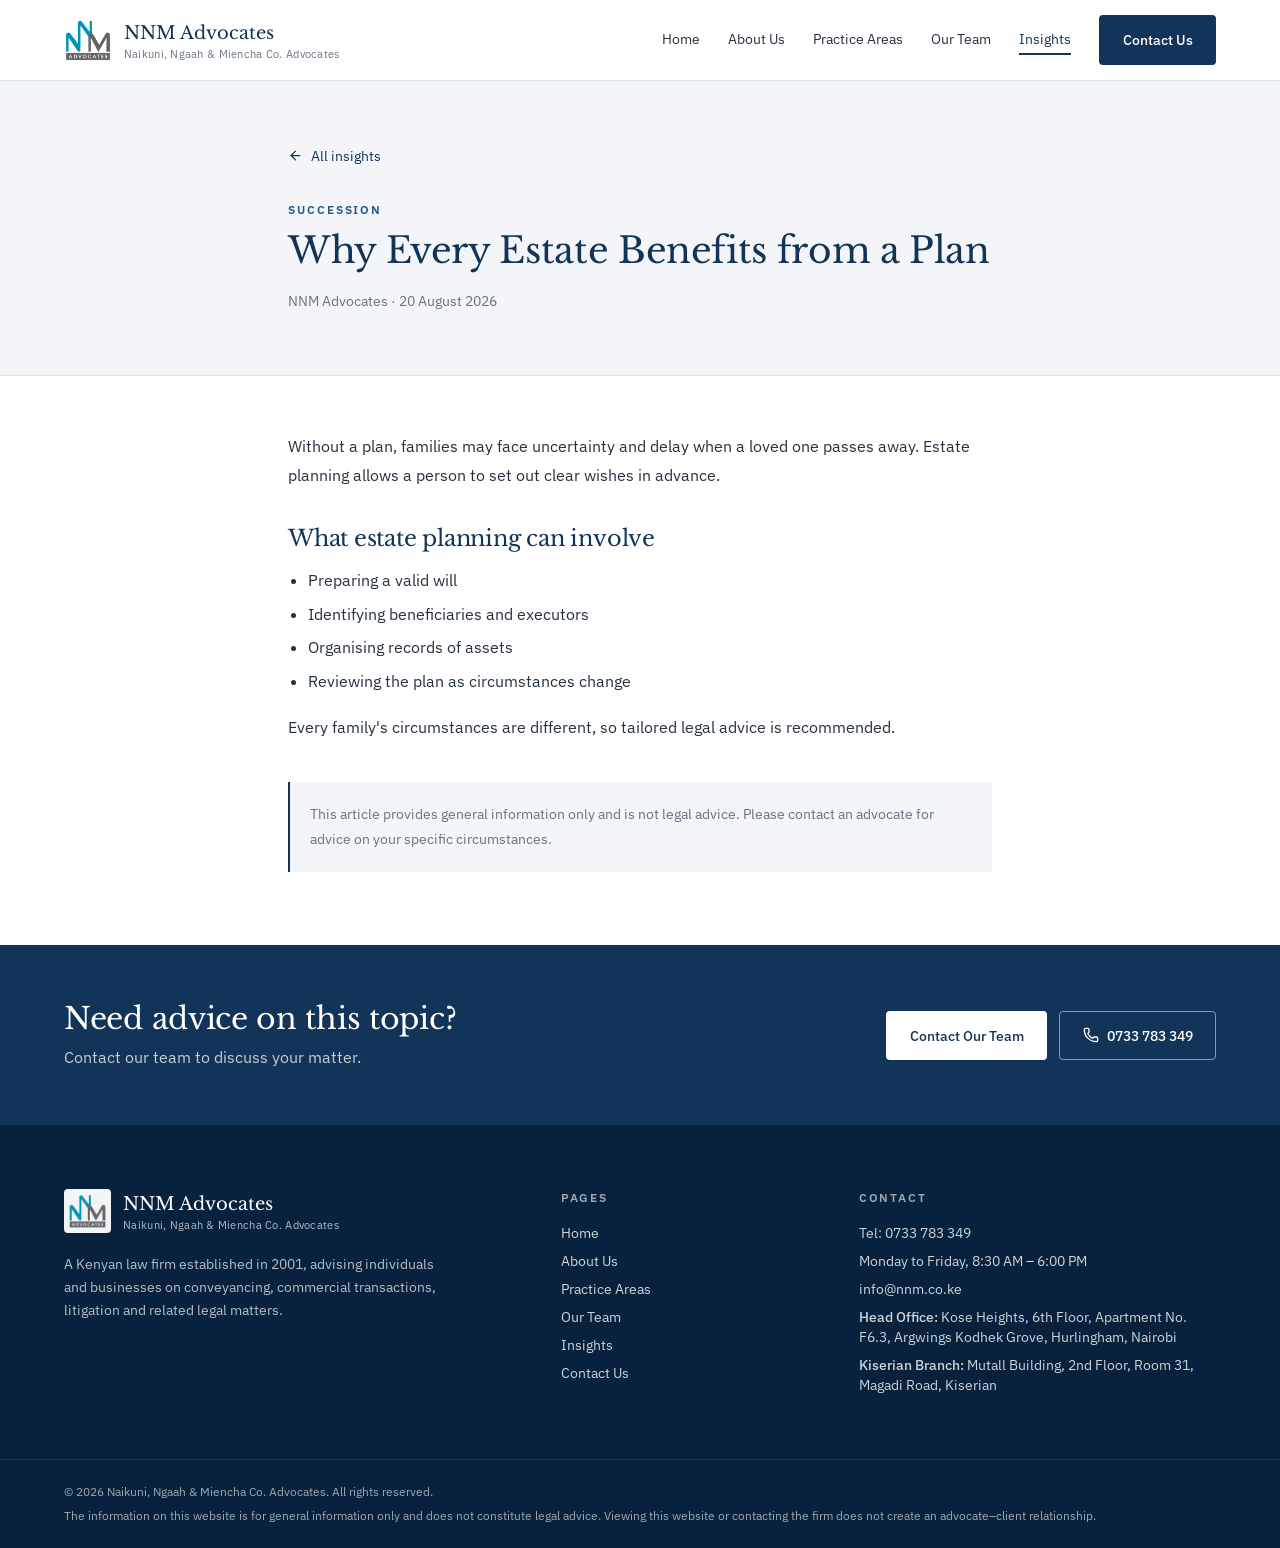
<file: insights/why-every-estate-needs-a-plan.html>
<!DOCTYPE html><html lang="en-KE" data-tsd-source="/src/routes/__root.tsx:81:5"><head data-tsd-source="/src/routes/__root.tsx:82:7"><meta charset="utf-8"><meta name="viewport" content="width=device-width, initial-scale=1"><title>Why Every Estate Benefits from a Plan | NNM Advocates Insights</title><meta name="description" content="Planning ahead can make the administration of an estate clearer and less stressful for families."><meta property="og:title" content="Why Every Estate Benefits from a Plan | NNM Advocates Insights"><meta property="og:description" content="Planning ahead can make the administration of an estate clearer and less stressful for families."><meta property="og:type" content="article"><meta name="twitter:card" content="summary_large_image"><link rel="icon" type="image/png" href="../favicon.png"><link rel="preconnect" href="https://fonts.googleapis.com"><link rel="preconnect" href="https://fonts.gstatic.com" crossorigin="anonymous"><link rel="preconnect" href="https://fonts.googleapis.com"><link rel="stylesheet" href="https://fonts.googleapis.com/css2?family=IBM+Plex+Sans:wght@400;500;600&family=Libre+Baskerville:wght@400;700&display=swap"><link rel="stylesheet" href="../css/styles.css"></head><body data-tsd-source="/src/routes/__root.tsx:85:7"><a href="#main" class="sr-only focus:not-sr-only focus:absolute focus:left-4 focus:top-4 focus:z-50 btn btn-primary" data-tsd-source="/src/routes/__root.tsx:86:9">Skip to content</a><header class="sticky top-0 z-40 border-b bg-background/95 backdrop-blur" data-tsd-source="/src/components/site/SiteChrome.tsx:29:5"><div class="container-site flex h-20 items-center justify-between gap-6" data-tsd-source="/src/components/site/SiteChrome.tsx:30:7"><a aria-label="NNM Advocates — home" data-tsd-source="/src/components/site/SiteChrome.tsx:31:9" href="../index.html"><span class="flex items-center gap-3" data-tsd-source="/src/components/site/SiteChrome.tsx:9:5"><img src="../assets/402fb3a4.png" alt="NNM Advocates logo" class="h-11 w-auto " data-tsd-source="/src/components/site/SiteChrome.tsx:10:7"><span class="leading-tight" data-tsd-source="/src/components/site/SiteChrome.tsx:15:7"><span class="block font-serif text-lg text-navy" data-tsd-source="/src/components/site/SiteChrome.tsx:16:9">NNM Advocates</span><span class="hidden text-[0.7rem] tracking-wide sm:block text-muted-foreground" data-tsd-source="/src/components/site/SiteChrome.tsx:17:9">Naikuni, Ngaah &amp; Miencha Co. Advocates</span></span></span></a><nav aria-label="Main" class="hidden items-center gap-7 lg:flex" data-tsd-source="/src/components/site/SiteChrome.tsx:34:9"><a class="border-b-2 border-transparent py-1 text-sm text-charcoal transition-colors hover:text-navy data-[status=active]:border-navy data-[status=active]:text-navy" data-tsd-source="/src/components/site/SiteChrome.tsx:36:13" href="../index.html">Home</a><a class="border-b-2 border-transparent py-1 text-sm text-charcoal transition-colors hover:text-navy data-[status=active]:border-navy data-[status=active]:text-navy" data-tsd-source="/src/components/site/SiteChrome.tsx:36:13" href="../about.html">About Us</a><a class="border-b-2 border-transparent py-1 text-sm text-charcoal transition-colors hover:text-navy data-[status=active]:border-navy data-[status=active]:text-navy" data-tsd-source="/src/components/site/SiteChrome.tsx:36:13" href="../practice-areas.html">Practice Areas</a><a class="border-b-2 border-transparent py-1 text-sm text-charcoal transition-colors hover:text-navy data-[status=active]:border-navy data-[status=active]:text-navy" data-tsd-source="/src/components/site/SiteChrome.tsx:36:13" href="../our-team.html">Our Team</a><a class="border-b-2 border-transparent py-1 text-sm text-charcoal transition-colors hover:text-navy data-[status=active]:border-navy data-[status=active]:text-navy active" data-tsd-source="/src/components/site/SiteChrome.tsx:36:13" href="../insights.html" data-status="active" aria-current="page">Insights</a><a class="btn btn-primary" data-tsd-source="/src/components/site/SiteChrome.tsx:45:11" href="../contact.html">Contact Us</a></nav><button type="button" class="p-2 text-navy lg:hidden" aria-expanded="false" aria-controls="mobile-nav" aria-label="Open menu" data-tsd-source="/src/components/site/SiteChrome.tsx:47:9"><svg xmlns="http://www.w3.org/2000/svg" width="24" height="24" viewBox="0 0 24 24" fill="none" stroke="currentColor" stroke-width="2" stroke-linecap="round" stroke-linejoin="round" class="lucide lucide-menu" aria-hidden="true" data-tsd-source="/src/components/site/SiteChrome.tsx:55:27"><path d="M4 5h16"></path><path d="M4 12h16"></path><path d="M4 19h16"></path></svg></button></div></header><main id="main" data-tsd-source="/src/routes/__root.tsx:90:9"><!--$--><article data-tsd-source="/src/routes/insights.$slug.tsx:41:7"><header class="border-b bg-surface" data-tsd-source="/src/routes/insights.$slug.tsx:42:9"><div class="container-site max-w-3xl py-16" data-tsd-source="/src/routes/insights.$slug.tsx:43:11"><a class="inline-flex items-center gap-2 text-sm text-navy hover:text-blue active" data-tsd-source="/src/routes/insights.$slug.tsx:44:13" href="../insights.html" data-status="active" aria-current="page"><svg xmlns="http://www.w3.org/2000/svg" width="15" height="15" viewBox="0 0 24 24" fill="none" stroke="currentColor" stroke-width="2" stroke-linecap="round" stroke-linejoin="round" class="lucide lucide-arrow-left" aria-hidden="true" data-tsd-source="/src/routes/insights.$slug.tsx:45:15"><path d="m12 19-7-7 7-7"></path><path d="M19 12H5"></path></svg> All insights</a><p class="eyebrow mt-8" data-tsd-source="/src/routes/insights.$slug.tsx:47:13">Succession</p><h1 class="mt-3 text-3xl md:text-4xl" data-tsd-source="/src/routes/insights.$slug.tsx:48:13">Why Every Estate Benefits from a Plan</h1><p class="mt-5 text-sm text-muted-foreground" data-tsd-source="/src/routes/insights.$slug.tsx:49:13">NNM Advocates<!-- --> · <time datetime="2026-08-20" data-tsd-source="/src/routes/insights.$slug.tsx:50:34">20 August 2026</time></p></div></header><div class="container-site prose-legal max-w-3xl py-14 text-charcoal" data-tsd-source="/src/routes/insights.$slug.tsx:54:9"><p data-tsd-source="/src/routes/insights.$slug.tsx:58:17">Without a plan, families may face uncertainty and delay when a loved one passes away. Estate planning allows a person to set out clear wishes in advance.</p><h2 data-tsd-source="/src/routes/insights.$slug.tsx:56:19">What estate planning can involve</h2><ul data-tsd-source="/src/routes/insights.$slug.tsx:57:15"><li data-tsd-source="/src/routes/insights.$slug.tsx:57:46">Preparing a valid will</li><li data-tsd-source="/src/routes/insights.$slug.tsx:57:46">Identifying beneficiaries and executors</li><li data-tsd-source="/src/routes/insights.$slug.tsx:57:46">Organising records of assets</li><li data-tsd-source="/src/routes/insights.$slug.tsx:57:46">Reviewing the plan as circumstances change</li></ul><p data-tsd-source="/src/routes/insights.$slug.tsx:58:17">Every family's circumstances are different, so tailored legal advice is recommended.</p><p class="mt-10 border-l-2 border-navy bg-surface p-5 text-sm text-muted-foreground" data-tsd-source="/src/routes/insights.$slug.tsx:60:11">This article provides general information only and is not legal advice. Please contact an advocate for advice on your specific circumstances.</p></div></article><section class="bg-navy text-primary-foreground" data-tsd-source="/src/components/site/SiteChrome.tsx:141:5"><div class="container-site flex flex-col items-start justify-between gap-6 py-14 md:flex-row md:items-center" data-tsd-source="/src/components/site/SiteChrome.tsx:142:7"><div data-tsd-source="/src/components/site/SiteChrome.tsx:143:9"><h2 class="text-2xl text-primary-foreground md:text-3xl" data-tsd-source="/src/components/site/SiteChrome.tsx:144:11">Need advice on this topic?</h2><p class="mt-2 max-w-xl text-primary-foreground/75" data-tsd-source="/src/components/site/SiteChrome.tsx:145:11">Contact our team to discuss your matter.</p></div><div class="flex flex-wrap gap-3" data-tsd-source="/src/components/site/SiteChrome.tsx:147:9"><a class="btn btn-light" data-tsd-source="/src/components/site/SiteChrome.tsx:148:11" href="../contact.html">Contact Our Team</a><a href="tel:+254733783349" class="btn btn-ghost-light" data-tsd-source="/src/components/site/SiteChrome.tsx:149:11"><svg xmlns="http://www.w3.org/2000/svg" width="16" height="16" viewBox="0 0 24 24" fill="none" stroke="currentColor" stroke-width="2" stroke-linecap="round" stroke-linejoin="round" class="lucide lucide-phone" aria-hidden="true" data-tsd-source="/src/components/site/SiteChrome.tsx:149:68"><path d="M13.832 16.568a1 1 0 0 0 1.213-.303l.355-.465A2 2 0 0 1 17 15h3a2 2 0 0 1 2 2v3a2 2 0 0 1-2 2A18 18 0 0 1 2 4a2 2 0 0 1 2-2h3a2 2 0 0 1 2 2v3a2 2 0 0 1-.8 1.6l-.468.351a1 1 0 0 0-.292 1.233 14 14 0 0 0 6.392 6.384"></path></svg> <!-- -->0733 783 349</a></div></div></section><!--/$--></main><footer class="bg-navy-deep text-primary-foreground" data-tsd-source="/src/components/site/SiteChrome.tsx:85:5"><div class="container-site grid gap-10 py-16 md:grid-cols-12" data-tsd-source="/src/components/site/SiteChrome.tsx:86:7"><div class="md:col-span-5" data-tsd-source="/src/components/site/SiteChrome.tsx:87:9"><span class="flex items-center gap-3" data-tsd-source="/src/components/site/SiteChrome.tsx:9:5"><img src="../assets/402fb3a4.png" alt="NNM Advocates logo" class="h-11 w-auto rounded bg-white/95 p-1" data-tsd-source="/src/components/site/SiteChrome.tsx:10:7"><span class="leading-tight" data-tsd-source="/src/components/site/SiteChrome.tsx:15:7"><span class="block font-serif text-lg text-primary-foreground" data-tsd-source="/src/components/site/SiteChrome.tsx:16:9">NNM Advocates</span><span class="hidden text-[0.7rem] tracking-wide sm:block text-primary-foreground/70" data-tsd-source="/src/components/site/SiteChrome.tsx:17:9">Naikuni, Ngaah &amp; Miencha Co. Advocates</span></span></span><p class="mt-5 max-w-sm text-sm leading-relaxed text-primary-foreground/70" data-tsd-source="/src/components/site/SiteChrome.tsx:89:11">A Kenyan law firm established in <!-- -->2001<!-- -->, advising individuals and businesses on conveyancing, commercial transactions, litigation and related legal matters.</p></div><div class="md:col-span-3" data-tsd-source="/src/components/site/SiteChrome.tsx:94:9"><h2 class="eyebrow text-primary-foreground/60" data-tsd-source="/src/components/site/SiteChrome.tsx:95:11">Pages</h2><ul class="mt-4 space-y-2 text-sm" data-tsd-source="/src/components/site/SiteChrome.tsx:96:11"><li data-tsd-source="/src/components/site/SiteChrome.tsx:98:15"><a class="text-primary-foreground/80 hover:text-primary-foreground" data-tsd-source="/src/components/site/SiteChrome.tsx:99:17" href="../index.html">Home</a></li><li data-tsd-source="/src/components/site/SiteChrome.tsx:98:15"><a class="text-primary-foreground/80 hover:text-primary-foreground" data-tsd-source="/src/components/site/SiteChrome.tsx:99:17" href="../about.html">About Us</a></li><li data-tsd-source="/src/components/site/SiteChrome.tsx:98:15"><a class="text-primary-foreground/80 hover:text-primary-foreground" data-tsd-source="/src/components/site/SiteChrome.tsx:99:17" href="../practice-areas.html">Practice Areas</a></li><li data-tsd-source="/src/components/site/SiteChrome.tsx:98:15"><a class="text-primary-foreground/80 hover:text-primary-foreground" data-tsd-source="/src/components/site/SiteChrome.tsx:99:17" href="../our-team.html">Our Team</a></li><li data-tsd-source="/src/components/site/SiteChrome.tsx:98:15"><a class="text-primary-foreground/80 hover:text-primary-foreground active" data-tsd-source="/src/components/site/SiteChrome.tsx:99:17" href="../insights.html" data-status="active" aria-current="page">Insights</a></li><li data-tsd-source="/src/components/site/SiteChrome.tsx:98:15"><a class="text-primary-foreground/80 hover:text-primary-foreground" data-tsd-source="/src/components/site/SiteChrome.tsx:99:17" href="../contact.html">Contact Us</a></li></ul></div><div class="md:col-span-4" data-tsd-source="/src/components/site/SiteChrome.tsx:104:9"><h2 class="eyebrow text-primary-foreground/60" data-tsd-source="/src/components/site/SiteChrome.tsx:105:11">Contact</h2><ul class="mt-4 space-y-2 text-sm text-primary-foreground/80" data-tsd-source="/src/components/site/SiteChrome.tsx:106:11"><li data-tsd-source="/src/components/site/SiteChrome.tsx:107:13">Tel: <a href="tel:+254733783349" class="hover:text-primary-foreground" data-tsd-source="/src/components/site/SiteChrome.tsx:107:22">0733 783 349</a></li><li data-tsd-source="/src/components/site/SiteChrome.tsx:108:13">Monday to Friday, 8:30 AM – 6:00 PM</li><li><a href="mailto:info@nnm.co.ke" class="hover:text-primary-foreground">info@nnm.co.ke</a></li><li><span class="font-medium">Head Office:</span> Kose Heights, 6th Floor, Apartment No. F6.3, Argwings Kodhek Grove, Hurlingham, Nairobi</li><li><span class="font-medium">Kiserian Branch:</span> Mutall Building, 2nd Floor, Room 31, Magadi Road, Kiserian</li></ul></div></div><div class="border-t border-primary-foreground/10" data-tsd-source="/src/components/site/SiteChrome.tsx:114:7"><div class="container-site space-y-2 py-6 text-xs text-primary-foreground/60" data-tsd-source="/src/components/site/SiteChrome.tsx:115:9"><p data-tsd-source="/src/components/site/SiteChrome.tsx:116:11">© <!-- -->2026<!-- --> <!-- -->Naikuni, Ngaah &amp; Miencha Co. Advocates<!-- -->. All rights reserved.</p><p data-tsd-source="/src/components/site/SiteChrome.tsx:117:11">The information on this website is for general information only and does not constitute legal advice. Viewing this website or contacting the firm does not create an advocate–client relationship.</p></div></div></footer><script src="../js/main.js"></script></body></html>
</file>
<file: css/styles.css>
@layer properties {
  @supports (((-webkit-hyphens: none)) and (not (margin-trim: inline))) or ((-moz-orient: inline) and (not (color: rgb(from red r g b)))) {
  *, ::before, ::after, ::backdrop { --tw-translate-x: 0; --tw-translate-y: 0; --tw-translate-z: 0; --tw-rotate-x: initial; --tw-rotate-y: initial; --tw-rotate-z: initial; --tw-skew-x: initial; --tw-skew-y: initial; --tw-space-y-reverse: 0; --tw-space-x-reverse: 0; --tw-border-style: solid; --tw-leading: initial; --tw-font-weight: initial; --tw-tracking: initial; --tw-ordinal: initial; --tw-slashed-zero: initial; --tw-numeric-figure: initial; --tw-numeric-spacing: initial; --tw-numeric-fraction: initial; --tw-shadow: 0 0 #0000; --tw-shadow-color: initial; --tw-shadow-alpha: 100%; --tw-inset-shadow: 0 0 #0000; --tw-inset-shadow-color: initial; --tw-inset-shadow-alpha: 100%; --tw-ring-color: initial; --tw-ring-shadow: 0 0 #0000; --tw-inset-ring-color: initial; --tw-inset-ring-shadow: 0 0 #0000; --tw-ring-inset: initial; --tw-ring-offset-width: 0px; --tw-ring-offset-color: #fff; --tw-ring-offset-shadow: 0 0 #0000; --tw-outline-style: solid; --tw-blur: initial; --tw-brightness: initial; --tw-contrast: initial; --tw-grayscale: initial; --tw-hue-rotate: initial; --tw-invert: initial; --tw-opacity: initial; --tw-saturate: initial; --tw-sepia: initial; --tw-drop-shadow: initial; --tw-drop-shadow-color: initial; --tw-drop-shadow-alpha: 100%; --tw-drop-shadow-size: initial; --tw-backdrop-blur: initial; --tw-backdrop-brightness: initial; --tw-backdrop-contrast: initial; --tw-backdrop-grayscale: initial; --tw-backdrop-hue-rotate: initial; --tw-backdrop-invert: initial; --tw-backdrop-opacity: initial; --tw-backdrop-saturate: initial; --tw-backdrop-sepia: initial; --tw-duration: initial; --tw-ease: initial; --tw-content: ""; --tw-animation-delay: 0s; --tw-animation-direction: normal; --tw-animation-duration: initial; --tw-animation-fill-mode: none; --tw-animation-iteration-count: 1; --tw-enter-blur: 0; --tw-enter-opacity: 1; --tw-enter-rotate: 0; --tw-enter-scale: 1; --tw-enter-translate-x: 0; --tw-enter-translate-y: 0; --tw-exit-blur: 0; --tw-exit-opacity: 1; --tw-exit-rotate: 0; --tw-exit-scale: 1; --tw-exit-translate-x: 0; --tw-exit-translate-y: 0; }
}
}
@layer theme {
  :root, :host { --font-sans: "IBM Plex Sans", system-ui, sans-serif; --font-serif: "Libre Baskerville", Georgia, serif; --font-mono: ui-monospace, SFMono-Regular, Menlo, Monaco, Consolas, "Liberation Mono",
      "Courier New", monospace; --color-black: #000; --color-white: #fff; --spacing: .25rem; --container-sm: 24rem; --container-md: 28rem; --container-lg: 32rem; --container-xl: 36rem; --container-2xl: 42rem; --container-3xl: 48rem; --text-xs: .75rem; --text-xs--line-height: calc(1 / .75); --text-sm: .875rem; --text-sm--line-height: calc(1.25 / .875); --text-base: 1rem; --text-base--line-height: calc(1.5 / 1); --text-lg: 1.125rem; --text-lg--line-height: calc(1.75 / 1.125); --text-xl: 1.25rem; --text-xl--line-height: calc(1.75 / 1.25); --text-2xl: 1.5rem; --text-2xl--line-height: calc(2 / 1.5); --text-3xl: 1.875rem; --text-3xl--line-height: calc(2.25 / 1.875); --text-4xl: 2.25rem; --text-4xl--line-height: calc(2.5 / 2.25); --text-5xl: 3rem; --text-5xl--line-height: 1; --font-weight-normal: 400; --font-weight-medium: 500; --font-weight-semibold: 600; --tracking-tight: -.025em; --tracking-wide: .025em; --tracking-widest: .1em; --leading-tight: 1.25; --leading-snug: 1.375; --leading-relaxed: 1.625; --ease-in-out: cubic-bezier(.4, 0, .2, 1); --animate-pulse: pulse 2s cubic-bezier(.4, 0, .6, 1) infinite; --aspect-video: 16 / 9; --default-transition-duration: .15s; --default-transition-timing-function: cubic-bezier(.4, 0, .2, 1); --default-font-family: "IBM Plex Sans", system-ui, sans-serif; --default-mono-font-family: var(--font-mono); --color-background: var(--background); --color-foreground: var(--foreground); --color-primary-foreground: var(--primary-foreground); --color-border: var(--border); --color-navy: var(--navy); --color-blue: var(--blue); --color-surface: var(--surface); }
}
@layer base {
  *, ::after, ::before, ::backdrop { box-sizing: border-box; border: 0px solid; margin: 0px; padding: 0px; }
  ::file-selector-button { box-sizing: border-box; border: 0px solid; margin: 0px; padding: 0px; }
  html, :host { text-size-adjust: 100%; tab-size: 4; line-height: 1.5; font-family: var(--default-font-family, -apple-system, BlinkMacSystemFont, "Segoe UI", Roboto, "Helvetica Neue", "Noto Sans", Arial, sans-serif, "Apple Color Emoji", "Segoe UI Emoji", "Segoe UI Symbol", "Noto Color Emoji"); font-feature-settings: var(--default-font-feature-settings, normal); font-variation-settings: var(--default-font-variation-settings, normal); -webkit-tap-highlight-color: transparent; }
  hr { height: 0px; color: inherit; border-top-width: 1px; }
  abbr:where([title]) { text-decoration: underline dotted; }
  h1, h2, h3, h4, h5, h6 { font-size: inherit; font-weight: inherit; }
  a { color: inherit; text-decoration: inherit; }
  b, strong { font-weight: bolder; }
  code, kbd, samp, pre { font-family: var(--default-mono-font-family, ui-monospace, SFMono-Regular, Menlo, Monaco, Consolas, "Liberation Mono", "Courier New", monospace); font-feature-settings: var(--default-mono-font-feature-settings, normal); font-variation-settings: var(--default-mono-font-variation-settings, normal); font-size: 1em; }
  small { font-size: 80%; }
  sub, sup { vertical-align: baseline; font-size: 75%; line-height: 0; position: relative; }
  sub { bottom: -0.25em; }
  sup { top: -0.5em; }
  table { text-indent: 0px; border-color: inherit; border-collapse: collapse; }
  progress { vertical-align: baseline; }
  summary { display: list-item; }
  ol, ul, menu { list-style: none; }
  img, svg, video, canvas, audio, iframe, embed, object { vertical-align: middle; display: block; }
  img, video { max-width: 100%; height: auto; }
  button, input, select, optgroup, textarea { font: inherit; letter-spacing: inherit; color: inherit; opacity: 1; background-color: rgba(0, 0, 0, 0); border-radius: 0px; }
  ::file-selector-button { font: inherit; letter-spacing: inherit; color: inherit; opacity: 1; background-color: rgba(0, 0, 0, 0); border-radius: 0px; }
  :where(select:is([multiple], [size])) optgroup { font-weight: bolder; }
  :where(select:is([multiple], [size])) optgroup option { padding-inline-start: 20px; }
  ::file-selector-button { margin-inline-end: 4px; }
  ::placeholder { opacity: 1; }
  @supports (not ((-webkit-appearance: -apple-pay-button))) or (contain-intrinsic-size: 1px) {
  ::placeholder { color: currentcolor; }
  @supports (color: color-mix(in lab, red, red)) {
  ::placeholder { color: color-mix(in oklab, currentcolor, transparent); }
}
}
  textarea { resize: vertical; }
  ::-webkit-search-decoration { appearance: none; }
  ::-webkit-date-and-time-value { min-height: 1lh; text-align: inherit; }
  ::-webkit-datetime-edit { display: inline-flex; }
  ::-webkit-datetime-edit-fields-wrapper { padding: 0px; }
  ::-webkit-datetime-edit { padding-block: 0px; }
  ::-webkit-datetime-edit-year-field { padding-block: 0px; }
  ::-webkit-datetime-edit-month-field { padding-block: 0px; }
  ::-webkit-datetime-edit-day-field { padding-block: 0px; }
  ::-webkit-datetime-edit-hour-field { padding-block: 0px; }
  ::-webkit-datetime-edit-minute-field { padding-block: 0px; }
  ::-webkit-datetime-edit-second-field { padding-block: 0px; }
  ::-webkit-datetime-edit-millisecond-field { padding-block: 0px; }
  ::-webkit-datetime-edit-meridiem-field { padding-block: 0px; }
  ::-webkit-calendar-picker-indicator { line-height: 1; }
  button, input:where([type="button"], [type="reset"], [type="submit"]) { appearance: button; }
  ::file-selector-button { appearance: button; }
  ::-webkit-inner-spin-button { height: auto; }
  ::-webkit-outer-spin-button { height: auto; }
  [hidden]:where(:not([hidden="until-found"])) { display: none !important; }
  * { border-color: var(--color-border); }
  html { scroll-behavior: smooth; }
  body { background-color: var(--color-background); color: var(--color-foreground); font-family: var(--font-sans); -webkit-font-smoothing: antialiased; overflow-x: hidden; }
  h1, h2, h3, h4 { font-family: var(--font-serif); color: var(--color-navy); letter-spacing: -0.01em; font-weight: 400; }
  :focus-visible { outline: 2px solid var(--color-blue); outline-offset: 3px; }
}
@layer components;
@layer utilities {
  .pointer-events-none { pointer-events: none; }
  .invisible { visibility: hidden; }
  .sr-only { clip-path: inset(50%); white-space: nowrap; border-width: 0px; width: 1px; height: 1px; margin: -1px; padding: 0px; position: absolute; overflow: hidden; }
  .absolute { position: absolute; }
  .fixed { position: fixed; }
  .relative { position: relative; }
  .sticky { position: sticky; }
  .inset-0 { inset: 0px; }
  .inset-x-0 { inset-inline: 0px; }
  .inset-y-0 { inset-block: 0px; }
  .-top-12 { top: calc(var(--spacing) * -12); }
  .top-0 { top: 0px; }
  .top-1\.5 { top: calc(var(--spacing) * 1.5); }
  .top-1\/2 { top: 50%; }
  .top-3\.5 { top: calc(var(--spacing) * 3.5); }
  .top-4 { top: calc(var(--spacing) * 4); }
  .top-\[1px\] { top: 1px; }
  .top-\[50\%\] { top: 50%; }
  .top-\[60\%\] { top: 60%; }
  .top-full { top: 100%; }
  .-right-12 { right: calc(var(--spacing) * -12); }
  .right-0 { right: 0px; }
  .right-1 { right: var(--spacing); }
  .right-2 { right: calc(var(--spacing) * 2); }
  .right-3 { right: calc(var(--spacing) * 3); }
  .right-4 { right: calc(var(--spacing) * 4); }
  .-bottom-12 { bottom: calc(var(--spacing) * -12); }
  .bottom-0 { bottom: 0px; }
  .-left-12 { left: calc(var(--spacing) * -12); }
  .left-0 { left: 0px; }
  .left-1\/2 { left: 50%; }
  .left-2 { left: calc(var(--spacing) * 2); }
  .left-3 { left: calc(var(--spacing) * 3); }
  .left-\[50\%\] { left: 50%; }
  .isolate { isolation: isolate; }
  .-z-10 { z-index: calc(-10); }
  .z-10 { z-index: 10; }
  .z-20 { z-index: 20; }
  .z-40 { z-index: 40; }
  .z-50 { z-index: 50; }
  .z-\[1\] { z-index: 1; }
  .prose-legal p { margin-bottom: 1.1rem; line-height: 1.8; }
  .prose-legal h2 { margin: 2rem 0px 0.75rem; font-size: 1.4rem; }
  .prose-legal ul { margin-bottom: 1.1rem; padding-left: 1.25rem; list-style: outside; }
  .prose-legal li { margin-bottom: 0.4rem; line-height: 1.7; }
  .container-site { width: 100%; max-width: 76rem; margin-inline: auto; padding-inline: 1.25rem; }
  @media (width >= 768px) {
  .container-site { padding-inline: 2rem; }
}
  .-mx-1 { margin-inline: calc(var(--spacing) * -1); }
  .mx-2 { margin-inline: calc(var(--spacing) * 2); }
  .mx-3\.5 { margin-inline: calc(var(--spacing) * 3.5); }
  .mx-auto { margin-inline: auto; }
  .my-0\.5 { margin-block: calc(var(--spacing) * .5); }
  .my-1 { margin-block: var(--spacing); }
  .-mt-4 { margin-top: calc(var(--spacing) * -4); }
  .mt-1 { margin-top: var(--spacing); }
  .mt-1\.5 { margin-top: calc(var(--spacing) * 1.5); }
  .mt-2 { margin-top: calc(var(--spacing) * 2); }
  .mt-3 { margin-top: calc(var(--spacing) * 3); }
  .mt-4 { margin-top: calc(var(--spacing) * 4); }
  .mt-5 { margin-top: calc(var(--spacing) * 5); }
  .mt-6 { margin-top: calc(var(--spacing) * 6); }
  .mt-8 { margin-top: calc(var(--spacing) * 8); }
  .mt-10 { margin-top: calc(var(--spacing) * 10); }
  .mt-12 { margin-top: calc(var(--spacing) * 12); }
  .mt-24 { margin-top: calc(var(--spacing) * 24); }
  .mt-auto { margin-top: auto; }
  .mr-2 { margin-right: calc(var(--spacing) * 2); }
  .mb-1 { margin-bottom: var(--spacing); }
  .-ml-4 { margin-left: calc(var(--spacing) * -4); }
  .ml-1 { margin-left: var(--spacing); }
  .ml-auto { margin-left: auto; }
  .btn { border-radius: var(--radius); border: 1px solid rgba(0, 0, 0, 0); justify-content: center; align-items: center; gap: 0.5rem; padding: 0.8rem 1.4rem; font-size: 0.9rem; font-weight: 500; transition: background-color 0.2s, color 0.2s, border-color 0.2s; display: inline-flex; }
  .block { display: block; }
  .flex { display: flex; }
  .grid { display: grid; }
  .hidden { display: none; }
  .inline-flex { display: inline-flex; }
  .table { display: table; }
  .aspect-\[4\/3\] { aspect-ratio: 4 / 3; }
  .aspect-square { aspect-ratio: 1 / 1; }
  .aspect-video { aspect-ratio: var(--aspect-video); }
  .size-\(--cell-size\) { width: var(--cell-size); height: var(--cell-size); }
  .size-4 { width: calc(var(--spacing) * 4); height: calc(var(--spacing) * 4); }
  .h-\(--cell-size\) { height: var(--cell-size); }
  .h-1\.5 { height: calc(var(--spacing) * 1.5); }
  .h-2 { height: calc(var(--spacing) * 2); }
  .h-2\.5 { height: calc(var(--spacing) * 2.5); }
  .h-3 { height: calc(var(--spacing) * 3); }
  .h-3\.5 { height: calc(var(--spacing) * 3.5); }
  .h-4 { height: calc(var(--spacing) * 4); }
  .h-5 { height: calc(var(--spacing) * 5); }
  .h-7 { height: calc(var(--spacing) * 7); }
  .h-8 { height: calc(var(--spacing) * 8); }
  .h-9 { height: calc(var(--spacing) * 9); }
  .h-10 { height: calc(var(--spacing) * 10); }
  .h-11 { height: calc(var(--spacing) * 11); }
  .h-12 { height: calc(var(--spacing) * 12); }
  .h-20 { height: calc(var(--spacing) * 20); }
  .h-\[1px\] { height: 1px; }
  .h-\[var\(--radix-navigation-menu-viewport-height\)\] { height: var(--radix-navigation-menu-viewport-height); }
  .h-\[var\(--radix-select-trigger-height\)\] { height: var(--radix-select-trigger-height); }
  .h-auto { height: auto; }
  .h-full { height: 100%; }
  .h-px { height: 1px; }
  .h-svh { height: 100svh; }
  .max-h-\(--radix-context-menu-content-available-height\) { max-height: var(--radix-context-menu-content-available-height); }
  .max-h-\(--radix-select-content-available-height\) { max-height: var(--radix-select-content-available-height); }
  .max-h-\[300px\] { max-height: 300px; }
  .max-h-\[var\(--radix-dropdown-menu-content-available-height\)\] { max-height: var(--radix-dropdown-menu-content-available-height); }
  .min-h-0 { min-height: 0px; }
  .min-h-\[60px\] { min-height: 60px; }
  .min-h-svh { min-height: 100svh; }
  .w-\(--cell-size\) { width: var(--cell-size); }
  .w-\(--sidebar-width\) { width: var(--sidebar-width); }
  .w-0 { width: 0px; }
  .w-1 { width: var(--spacing); }
  .w-2 { width: calc(var(--spacing) * 2); }
  .w-2\.5 { width: calc(var(--spacing) * 2.5); }
  .w-3 { width: calc(var(--spacing) * 3); }
  .w-3\.5 { width: calc(var(--spacing) * 3.5); }
  .w-3\/4 { width: 75%; }
  .w-4 { width: calc(var(--spacing) * 4); }
  .w-5 { width: calc(var(--spacing) * 5); }
  .w-7 { width: calc(var(--spacing) * 7); }
  .w-8 { width: calc(var(--spacing) * 8); }
  .w-9 { width: calc(var(--spacing) * 9); }
  .w-10 { width: calc(var(--spacing) * 10); }
  .w-64 { width: calc(var(--spacing) * 64); }
  .w-72 { width: calc(var(--spacing) * 72); }
  .w-\[1px\] { width: 1px; }
  .w-\[100px\] { width: 100px; }
  .w-auto { width: auto; }
  .w-fit { width: fit-content; }
  .w-full { width: 100%; }
  .w-max { width: max-content; }
  .w-px { width: 1px; }
  .max-w-\(--skeleton-width\) { max-width: var(--skeleton-width); }
  .max-w-2xl { max-width: var(--container-2xl); }
  .max-w-3xl { max-width: var(--container-3xl); }
  .max-w-lg { max-width: var(--container-lg); }
  .max-w-max { max-width: max-content; }
  .max-w-md { max-width: var(--container-md); }
  .max-w-sm { max-width: var(--container-sm); }
  .max-w-xl { max-width: var(--container-xl); }
  .min-w-\(--cell-size\) { min-width: var(--cell-size); }
  .min-w-0 { min-width: 0px; }
  .min-w-5 { min-width: calc(var(--spacing) * 5); }
  .min-w-8 { min-width: calc(var(--spacing) * 8); }
  .min-w-9 { min-width: calc(var(--spacing) * 9); }
  .min-w-10 { min-width: calc(var(--spacing) * 10); }
  .min-w-\[8rem\] { min-width: 8rem; }
  .min-w-\[12rem\] { min-width: 12rem; }
  .min-w-\[var\(--radix-select-trigger-width\)\] { min-width: var(--radix-select-trigger-width); }
  .flex-1 { flex: 1 1 0%; }
  .shrink-0 { flex-shrink: 0; }
  .grow { flex-grow: 1; }
  .grow-0 { flex-grow: 0; }
  .basis-full { flex-basis: 100%; }
  .caption-bottom { caption-side: bottom; }
  .border-collapse { border-collapse: collapse; }
  .origin-\(--radix-context-menu-content-transform-origin\) { transform-origin: var(--radix-context-menu-content-transform-origin); }
  .origin-\(--radix-dropdown-menu-content-transform-origin\) { transform-origin: var(--radix-dropdown-menu-content-transform-origin); }
  .origin-\(--radix-hover-card-content-transform-origin\) { transform-origin: var(--radix-hover-card-content-transform-origin); }
  .origin-\(--radix-menubar-content-transform-origin\) { transform-origin: var(--radix-menubar-content-transform-origin); }
  .origin-\(--radix-popover-content-transform-origin\) { transform-origin: var(--radix-popover-content-transform-origin); }
  .origin-\(--radix-select-content-transform-origin\) { transform-origin: var(--radix-select-content-transform-origin); }
  .origin-\(--radix-tooltip-content-transform-origin\) { transform-origin: var(--radix-tooltip-content-transform-origin); }
  .-translate-x-1\/2 { --tw-translate-x: calc(calc(1 / 2 * 100%) * -1); translate: var(--tw-translate-x) var(--tw-translate-y); }
  .-translate-x-px { --tw-translate-x: -1px; translate: var(--tw-translate-x) var(--tw-translate-y); }
  .translate-x-\[-50\%\] { --tw-translate-x: -50%; translate: var(--tw-translate-x) var(--tw-translate-y); }
  .translate-x-px { --tw-translate-x: 1px; translate: var(--tw-translate-x) var(--tw-translate-y); }
  .-translate-y-1\/2 { --tw-translate-y: calc(calc(1 / 2 * 100%) * -1); translate: var(--tw-translate-x) var(--tw-translate-y); }
  .translate-y-\[-50\%\] { --tw-translate-y: -50%; translate: var(--tw-translate-x) var(--tw-translate-y); }
  .rotate-45 { rotate: 45deg; }
  .rotate-90 { rotate: 90deg; }
  .transform { transform: var(--tw-rotate-x, ) var(--tw-rotate-y, ) var(--tw-rotate-z, ) var(--tw-skew-x, ) var(--tw-skew-y, ); }
  .animate-caret-blink { animation: 1.25s ease-out 0s infinite normal none running caret-blink; }
  .animate-in { animation: enter var(--tw-animation-duration, var(--tw-duration, .15s))var(--tw-ease, ease)var(--tw-animation-delay, 0s)var(--tw-animation-iteration-count, 1)var(--tw-animation-direction, normal)var(--tw-animation-fill-mode, none); }
  .animate-pulse { animation: var(--animate-pulse); }
  .cursor-default { cursor: default; }
  .cursor-pointer { cursor: pointer; }
  .touch-none { touch-action: none; }
  .list-none { list-style-type: none; }
  .flex-col { flex-direction: column; }
  .flex-col-reverse { flex-direction: column-reverse; }
  .flex-row { flex-direction: row; }
  .flex-wrap { flex-wrap: wrap; }
  .place-content-center { place-content: center; }
  .place-items-center { place-items: center; }
  .items-center { align-items: center; }
  .items-end { align-items: flex-end; }
  .items-start { align-items: flex-start; }
  .items-stretch { align-items: stretch; }
  .justify-between { justify-content: space-between; }
  .justify-center { justify-content: center; }
  .gap-1 { gap: var(--spacing); }
  .gap-1\.5 { gap: calc(var(--spacing) * 1.5); }
  .gap-2 { gap: calc(var(--spacing) * 2); }
  .gap-3 { gap: calc(var(--spacing) * 3); }
  .gap-4 { gap: calc(var(--spacing) * 4); }
  .gap-5 { gap: calc(var(--spacing) * 5); }
  .gap-6 { gap: calc(var(--spacing) * 6); }
  .gap-7 { gap: calc(var(--spacing) * 7); }
  .gap-8 { gap: calc(var(--spacing) * 8); }
  .gap-10 { gap: calc(var(--spacing) * 10); }
  .gap-12 { gap: calc(var(--spacing) * 12); }
  :where(.space-y-1\.5 > :not(:last-child)) { --tw-space-y-reverse: 0; margin-block-start: calc(calc(var(--spacing) * 1.5) * var(--tw-space-y-reverse)); margin-block-end: calc(calc(var(--spacing) * 1.5) * calc(1 - var(--tw-space-y-reverse))); }
  :where(.space-y-2 > :not(:last-child)) { --tw-space-y-reverse: 0; margin-block-start: calc(calc(var(--spacing) * 2) * var(--tw-space-y-reverse)); margin-block-end: calc(calc(var(--spacing) * 2) * calc(1 - var(--tw-space-y-reverse))); }
  :where(.space-y-5 > :not(:last-child)) { --tw-space-y-reverse: 0; margin-block-start: calc(calc(var(--spacing) * 5) * var(--tw-space-y-reverse)); margin-block-end: calc(calc(var(--spacing) * 5) * calc(1 - var(--tw-space-y-reverse))); }
  :where(.space-y-6 > :not(:last-child)) { --tw-space-y-reverse: 0; margin-block-start: calc(calc(var(--spacing) * 6) * var(--tw-space-y-reverse)); margin-block-end: calc(calc(var(--spacing) * 6) * calc(1 - var(--tw-space-y-reverse))); }
  :where(.space-y-8 > :not(:last-child)) { --tw-space-y-reverse: 0; margin-block-start: calc(calc(var(--spacing) * 8) * var(--tw-space-y-reverse)); margin-block-end: calc(calc(var(--spacing) * 8) * calc(1 - var(--tw-space-y-reverse))); }
  :where(.space-x-1 > :not(:last-child)) { --tw-space-x-reverse: 0; margin-inline-start: calc(var(--spacing) * var(--tw-space-x-reverse)); margin-inline-end: calc(var(--spacing) * calc(1 - var(--tw-space-x-reverse))); }
  .overflow-auto { overflow: auto; }
  .overflow-hidden { overflow: hidden; }
  .overflow-x-hidden { overflow-x: hidden; }
  .overflow-y-auto { overflow-y: auto; }
  .rounded { border-radius: 0.25rem; }
  .rounded-\[2px\] { border-radius: 2px; }
  .rounded-\[inherit\] { border-radius: inherit; }
  .rounded-full { border-radius: 3.40282e+38px; }
  .rounded-lg { border-radius: calc(var(--radius) + 2px); }
  .rounded-md { border-radius: var(--radius); }
  .rounded-none { border-radius: 0px; }
  .rounded-sm { border-radius: calc(var(--radius) - 2px); }
  .rounded-xl { border-radius: calc(var(--radius) + 4px); }
  .rounded-t-\[10px\] { border-top-left-radius: 10px; border-top-right-radius: 10px; }
  .rounded-l-md { border-top-left-radius: var(--radius); border-bottom-left-radius: var(--radius); }
  .rounded-tl-sm { border-top-left-radius: calc(var(--radius) - 2px); }
  .rounded-r-md { border-top-right-radius: var(--radius); border-bottom-right-radius: var(--radius); }
  .border { border-style: var(--tw-border-style); border-width: 1px; }
  .border-2 { border-style: var(--tw-border-style); border-width: 2px; }
  .border-\[1\.5px\] { border-style: var(--tw-border-style); border-width: 1.5px; }
  .border-y { border-block-style: var(--tw-border-style); border-block-width: 1px; }
  .border-t { border-top-style: var(--tw-border-style); border-top-width: 1px; }
  .border-t-2 { border-top-style: var(--tw-border-style); border-top-width: 2px; }
  .border-r { border-right-style: var(--tw-border-style); border-right-width: 1px; }
  .border-b { border-bottom-style: var(--tw-border-style); border-bottom-width: 1px; }
  .border-b-2 { border-bottom-style: var(--tw-border-style); border-bottom-width: 2px; }
  .border-l { border-left-style: var(--tw-border-style); border-left-width: 1px; }
  .border-l-2 { border-left-style: var(--tw-border-style); border-left-width: 2px; }
  .border-dashed { --tw-border-style: dashed; border-style: dashed; }
  .btn-ghost-light { color: var(--color-primary-foreground); border-color: oklch(1 0 0 / 0.5); }
  .btn-ghost-light:hover { border-color: var(--color-primary-foreground); background: oklch(1 0 0 / 0.1); }
  .btn-outline { border-color: var(--color-navy); color: var(--color-navy); }
  .btn-outline:hover { background: var(--color-navy); color: var(--color-primary-foreground); }
  .border-\(--color-border\) { border-color: var(--color-border); }
  .border-border\/50 { border-color: var(--border); }
  @supports (color: color-mix(in lab, red, red)) {
  .border-border\/50 { border-color: color-mix(in oklab, var(--border) 50%, transparent); }
}
  .border-destructive\/50 { border-color: var(--destructive); }
  @supports (color: color-mix(in lab, red, red)) {
  .border-destructive\/50 { border-color: color-mix(in oklab, var(--destructive) 50%, transparent); }
}
  .border-input { border-color: var(--input); }
  .border-navy { border-color: var(--navy); }
  .border-primary { border-color: var(--primary); }
  .border-primary-foreground\/10 { border-color: var(--primary-foreground); }
  @supports (color: color-mix(in lab, red, red)) {
  .border-primary-foreground\/10 { border-color: color-mix(in oklab, var(--primary-foreground) 10%, transparent); }
}
  .border-primary\/50 { border-color: var(--primary); }
  @supports (color: color-mix(in lab, red, red)) {
  .border-primary\/50 { border-color: color-mix(in oklab, var(--primary) 50%, transparent); }
}
  .border-transparent { border-color: rgba(0, 0, 0, 0); }
  .border-t-transparent { border-top-color: rgba(0, 0, 0, 0); }
  .border-l-transparent { border-left-color: rgba(0, 0, 0, 0); }
  .bg-\(--color-bg\) { background-color: var(--color-bg); }
  .bg-accent { background-color: var(--accent); }
  .bg-background { background-color: var(--background); }
  .bg-background\/95 { background-color: var(--background); }
  @supports (color: color-mix(in lab, red, red)) {
  .bg-background\/95 { background-color: color-mix(in oklab, var(--background) 95%, transparent); }
}
  .bg-black\/80 { background-color: rgba(0, 0, 0, 0.8); }
  @supports (color: color-mix(in lab, red, red)) {
  .bg-black\/80 { background-color: color-mix(in oklab, var(--color-black) 80%, transparent); }
}
  .bg-border { background-color: var(--border); }
  .bg-card { background-color: var(--card); }
  .bg-destructive { background-color: var(--destructive); }
  .bg-foreground { background-color: var(--foreground); }
  .bg-muted { background-color: var(--muted); }
  .bg-muted\/50 { background-color: var(--muted); }
  @supports (color: color-mix(in lab, red, red)) {
  .bg-muted\/50 { background-color: color-mix(in oklab, var(--muted) 50%, transparent); }
}
  .bg-navy { background-color: var(--navy); }
  .bg-navy-deep { background-color: var(--navy-deep); }
  .bg-popover { background-color: var(--popover); }
  .bg-primary { background-color: var(--primary); }
  .bg-primary\/10 { background-color: var(--primary); }
  @supports (color: color-mix(in lab, red, red)) {
  .bg-primary\/10 { background-color: color-mix(in oklab, var(--primary) 10%, transparent); }
}
  .bg-primary\/20 { background-color: var(--primary); }
  @supports (color: color-mix(in lab, red, red)) {
  .bg-primary\/20 { background-color: color-mix(in oklab, var(--primary) 20%, transparent); }
}
  .bg-secondary { background-color: var(--secondary); }
  .bg-surface { background-color: var(--surface); }
  .bg-transparent { background-color: rgba(0, 0, 0, 0); }
  .bg-white\/95 { background-color: rgba(255, 255, 255, 0.95); }
  @supports (color: color-mix(in lab, red, red)) {
  .bg-white\/95 { background-color: color-mix(in oklab, var(--color-white) 95%, transparent); }
}
  .fill-current { fill: currentcolor; }
  .fill-primary { fill: var(--primary); }
  .object-cover { object-fit: cover; }
  .p-0 { padding: 0px; }
  .p-1 { padding: var(--spacing); }
  .p-2 { padding: calc(var(--spacing) * 2); }
  .p-3 { padding: calc(var(--spacing) * 3); }
  .p-4 { padding: calc(var(--spacing) * 4); }
  .p-5 { padding: calc(var(--spacing) * 5); }
  .p-6 { padding: calc(var(--spacing) * 6); }
  .p-7 { padding: calc(var(--spacing) * 7); }
  .p-8 { padding: calc(var(--spacing) * 8); }
  .p-\[1px\] { padding: 1px; }
  .px-\(--cell-size\) { padding-inline: var(--cell-size); }
  .px-1 { padding-inline: var(--spacing); }
  .px-1\.5 { padding-inline: calc(var(--spacing) * 1.5); }
  .px-2 { padding-inline: calc(var(--spacing) * 2); }
  .px-2\.5 { padding-inline: calc(var(--spacing) * 2.5); }
  .px-3 { padding-inline: calc(var(--spacing) * 3); }
  .px-4 { padding-inline: calc(var(--spacing) * 4); }
  .px-8 { padding-inline: calc(var(--spacing) * 8); }
  .py-0\.5 { padding-block: calc(var(--spacing) * .5); }
  .py-1 { padding-block: var(--spacing); }
  .py-1\.5 { padding-block: calc(var(--spacing) * 1.5); }
  .py-2 { padding-block: calc(var(--spacing) * 2); }
  .py-2\.5 { padding-block: calc(var(--spacing) * 2.5); }
  .py-3 { padding-block: calc(var(--spacing) * 3); }
  .py-4 { padding-block: calc(var(--spacing) * 4); }
  .py-6 { padding-block: calc(var(--spacing) * 6); }
  .py-14 { padding-block: calc(var(--spacing) * 14); }
  .py-16 { padding-block: calc(var(--spacing) * 16); }
  .py-20 { padding-block: calc(var(--spacing) * 20); }
  .py-24 { padding-block: calc(var(--spacing) * 24); }
  .py-28 { padding-block: calc(var(--spacing) * 28); }
  .pt-0 { padding-top: 0px; }
  .pt-3 { padding-top: calc(var(--spacing) * 3); }
  .pt-4 { padding-top: calc(var(--spacing) * 4); }
  .pt-16 { padding-top: calc(var(--spacing) * 16); }
  .pr-1 { padding-right: var(--spacing); }
  .pr-2 { padding-right: calc(var(--spacing) * 2); }
  .pr-2\.5 { padding-right: calc(var(--spacing) * 2.5); }
  .pr-3 { padding-right: calc(var(--spacing) * 3); }
  .pr-8 { padding-right: calc(var(--spacing) * 8); }
  .pb-3 { padding-bottom: calc(var(--spacing) * 3); }
  .pb-4 { padding-bottom: calc(var(--spacing) * 4); }
  .pl-2 { padding-left: calc(var(--spacing) * 2); }
  .pl-2\.5 { padding-left: calc(var(--spacing) * 2.5); }
  .pl-4 { padding-left: calc(var(--spacing) * 4); }
  .pl-8 { padding-left: calc(var(--spacing) * 8); }
  .pl-9 { padding-left: calc(var(--spacing) * 9); }
  .text-center { text-align: center; }
  .text-left { text-align: left; }
  .align-middle { vertical-align: middle; }
  .eyebrow { font-family: var(--font-sans); letter-spacing: 0.16em; text-transform: uppercase; color: var(--color-blue); font-size: 0.75rem; font-weight: 600; }
  .font-mono { font-family: var(--font-mono); }
  .font-serif { font-family: "Libre Baskerville", Georgia, serif; }
  .text-2xl { font-size: var(--text-2xl); line-height: var(--tw-leading, var(--text-2xl--line-height)); }
  .text-3xl { font-size: var(--text-3xl); line-height: var(--tw-leading, var(--text-3xl--line-height)); }
  .text-4xl { font-size: var(--text-4xl); line-height: var(--tw-leading, var(--text-4xl--line-height)); }
  .text-base { font-size: var(--text-base); line-height: var(--tw-leading, var(--text-base--line-height)); }
  .text-lg { font-size: var(--text-lg); line-height: var(--tw-leading, var(--text-lg--line-height)); }
  .text-sm { font-size: var(--text-sm); line-height: var(--tw-leading, var(--text-sm--line-height)); }
  .text-xl { font-size: var(--text-xl); line-height: var(--tw-leading, var(--text-xl--line-height)); }
  .text-xs { font-size: var(--text-xs); line-height: var(--tw-leading, var(--text-xs--line-height)); }
  .text-\[0\.7rem\] { font-size: 0.7rem; }
  .text-\[0\.8rem\] { font-size: 0.8rem; }
  .leading-none { --tw-leading: 1; line-height: 1; }
  .leading-relaxed { --tw-leading: var(--leading-relaxed); line-height: var(--leading-relaxed); }
  .leading-snug { --tw-leading: var(--leading-snug); line-height: var(--leading-snug); }
  .leading-tight { --tw-leading: var(--leading-tight); line-height: var(--leading-tight); }
  .font-medium { --tw-font-weight: var(--font-weight-medium); font-weight: var(--font-weight-medium); }
  .font-normal { --tw-font-weight: var(--font-weight-normal); font-weight: var(--font-weight-normal); }
  .font-semibold { --tw-font-weight: var(--font-weight-semibold); font-weight: var(--font-weight-semibold); }
  .tracking-tight { --tw-tracking: var(--tracking-tight); letter-spacing: var(--tracking-tight); }
  .tracking-wide { --tw-tracking: var(--tracking-wide); letter-spacing: var(--tracking-wide); }
  .tracking-widest { --tw-tracking: var(--tracking-widest); letter-spacing: var(--tracking-widest); }
  .break-words { overflow-wrap: break-word; }
  .whitespace-nowrap { white-space: nowrap; }
  .btn-light { background: var(--color-background); color: var(--color-navy); }
  .btn-light:hover { background: var(--color-surface); }
  .btn-primary { background: var(--color-navy); color: var(--color-primary-foreground); }
  .btn-primary:hover { background: var(--color-blue); }
  .text-accent-foreground { color: var(--accent-foreground); }
  .text-blue { color: var(--blue); }
  .text-card-foreground { color: var(--card-foreground); }
  .text-charcoal { color: var(--charcoal); }
  .text-current { color: currentcolor; }
  .text-destructive { color: var(--destructive); }
  .text-destructive-foreground { color: var(--destructive-foreground); }
  .text-foreground { color: var(--foreground); }
  .text-muted-foreground { color: var(--muted-foreground); }
  .text-navy { color: var(--navy); }
  .text-navy\/70 { color: var(--navy); }
  @supports (color: color-mix(in lab, red, red)) {
  .text-navy\/70 { color: color-mix(in oklab, var(--navy) 70%, transparent); }
}
  .text-popover-foreground { color: var(--popover-foreground); }
  .text-primary { color: var(--primary); }
  .text-primary-foreground { color: var(--primary-foreground); }
  .text-primary-foreground\/60 { color: var(--primary-foreground); }
  @supports (color: color-mix(in lab, red, red)) {
  .text-primary-foreground\/60 { color: color-mix(in oklab, var(--primary-foreground) 60%, transparent); }
}
  .text-primary-foreground\/70 { color: var(--primary-foreground); }
  @supports (color: color-mix(in lab, red, red)) {
  .text-primary-foreground\/70 { color: color-mix(in oklab, var(--primary-foreground) 70%, transparent); }
}
  .text-primary-foreground\/75 { color: var(--primary-foreground); }
  @supports (color: color-mix(in lab, red, red)) {
  .text-primary-foreground\/75 { color: color-mix(in oklab, var(--primary-foreground) 75%, transparent); }
}
  .text-primary-foreground\/80 { color: var(--primary-foreground); }
  @supports (color: color-mix(in lab, red, red)) {
  .text-primary-foreground\/80 { color: color-mix(in oklab, var(--primary-foreground) 80%, transparent); }
}
  .text-primary-foreground\/85 { color: var(--primary-foreground); }
  @supports (color: color-mix(in lab, red, red)) {
  .text-primary-foreground\/85 { color: color-mix(in oklab, var(--primary-foreground) 85%, transparent); }
}
  .text-secondary-foreground { color: var(--secondary-foreground); }
  .tabular-nums { --tw-numeric-spacing: tabular-nums; font-variant-numeric: var(--tw-ordinal, ) var(--tw-slashed-zero, ) var(--tw-numeric-figure, ) var(--tw-numeric-spacing, ) var(--tw-numeric-fraction, ); }
  .underline { text-decoration-line: underline; }
  .underline-offset-4 { text-underline-offset: 4px; }
  .opacity-0 { opacity: 0; }
  .opacity-50 { opacity: 0.5; }
  .opacity-60 { opacity: 0.6; }
  .opacity-70 { opacity: 0.7; }
  .shadow { --tw-shadow: 0 1px 3px 0 var(--tw-shadow-color, #0000001a), 0 1px 2px -1px var(--tw-shadow-color, #0000001a); box-shadow: var(--tw-inset-shadow), var(--tw-inset-ring-shadow), var(--tw-ring-offset-shadow), var(--tw-ring-shadow), var(--tw-shadow); }
  .shadow-\[0_0_0_1px_var\(--sidebar-border\)\] { --tw-shadow: 0 0 0 1px var(--tw-shadow-color, var(--sidebar-border)); box-shadow: var(--tw-inset-shadow), var(--tw-inset-ring-shadow), var(--tw-ring-offset-shadow), var(--tw-ring-shadow), var(--tw-shadow); }
  .shadow-lg { --tw-shadow: 0 10px 15px -3px var(--tw-shadow-color, #0000001a), 0 4px 6px -4px var(--tw-shadow-color, #0000001a); box-shadow: var(--tw-inset-shadow), var(--tw-inset-ring-shadow), var(--tw-ring-offset-shadow), var(--tw-ring-shadow), var(--tw-shadow); }
  .shadow-md { --tw-shadow: 0 4px 6px -1px var(--tw-shadow-color, #0000001a), 0 2px 4px -2px var(--tw-shadow-color, #0000001a); box-shadow: var(--tw-inset-shadow), var(--tw-inset-ring-shadow), var(--tw-ring-offset-shadow), var(--tw-ring-shadow), var(--tw-shadow); }
  .shadow-none { --tw-shadow: 0 0 #0000; box-shadow: var(--tw-inset-shadow), var(--tw-inset-ring-shadow), var(--tw-ring-offset-shadow), var(--tw-ring-shadow), var(--tw-shadow); }
  .shadow-sm { --tw-shadow: 0 1px 3px 0 var(--tw-shadow-color, #0000001a), 0 1px 2px -1px var(--tw-shadow-color, #0000001a); box-shadow: var(--tw-inset-shadow), var(--tw-inset-ring-shadow), var(--tw-ring-offset-shadow), var(--tw-ring-shadow), var(--tw-shadow); }
  .shadow-xl { --tw-shadow: 0 20px 25px -5px var(--tw-shadow-color, #0000001a), 0 8px 10px -6px var(--tw-shadow-color, #0000001a); box-shadow: var(--tw-inset-shadow), var(--tw-inset-ring-shadow), var(--tw-ring-offset-shadow), var(--tw-ring-shadow), var(--tw-shadow); }
  .shadow-xs { --tw-shadow: 0 1px 2px 0 var(--tw-shadow-color, #0000000d); box-shadow: var(--tw-inset-shadow), var(--tw-inset-ring-shadow), var(--tw-ring-offset-shadow), var(--tw-ring-shadow), var(--tw-shadow); }
  .ring-0 { --tw-ring-shadow: var(--tw-ring-inset, ) 0 0 0 calc(0px + var(--tw-ring-offset-width)) var(--tw-ring-color, currentcolor); box-shadow: var(--tw-inset-shadow), var(--tw-inset-ring-shadow), var(--tw-ring-offset-shadow), var(--tw-ring-shadow), var(--tw-shadow); }
  .ring-1 { --tw-ring-shadow: var(--tw-ring-inset, ) 0 0 0 calc(1px + var(--tw-ring-offset-width)) var(--tw-ring-color, currentcolor); box-shadow: var(--tw-inset-shadow), var(--tw-inset-ring-shadow), var(--tw-ring-offset-shadow), var(--tw-ring-shadow), var(--tw-shadow); }
  .ring-ring { --tw-ring-color: var(--ring); }
  .ring-offset-background { --tw-ring-offset-color: var(--background); }
  .outline { outline-style: var(--tw-outline-style); outline-width: 1px; }
  .filter { filter: var(--tw-blur, ) var(--tw-brightness, ) var(--tw-contrast, ) var(--tw-grayscale, ) var(--tw-hue-rotate, ) var(--tw-invert, ) var(--tw-saturate, ) var(--tw-sepia, ) var(--tw-drop-shadow, ); }
  .backdrop-blur { --tw-backdrop-blur: blur(8px); backdrop-filter: var(--tw-backdrop-blur, ) var(--tw-backdrop-brightness, ) var(--tw-backdrop-contrast, ) var(--tw-backdrop-grayscale, ) var(--tw-backdrop-hue-rotate, ) var(--tw-backdrop-invert, ) var(--tw-backdrop-opacity, ) var(--tw-backdrop-saturate, ) var(--tw-backdrop-sepia, ); }
  .transition { transition-property: color, background-color, border-color, outline-color, text-decoration-color, fill, stroke, --tw-gradient-from, --tw-gradient-via, --tw-gradient-to, opacity, box-shadow, transform, translate, scale, rotate, filter, -webkit-backdrop-filter, backdrop-filter, display, content-visibility, overlay, pointer-events; transition-timing-function: var(--tw-ease, var(--default-transition-timing-function)); transition-duration: var(--tw-duration, var(--default-transition-duration)); }
  .transition-\[left\,right\,width\] { transition-property: left, right, width; transition-timing-function: var(--tw-ease, var(--default-transition-timing-function)); transition-duration: var(--tw-duration, var(--default-transition-duration)); }
  .transition-\[margin\,opacity\] { transition-property: margin, opacity; transition-timing-function: var(--tw-ease, var(--default-transition-timing-function)); transition-duration: var(--tw-duration, var(--default-transition-duration)); }
  .transition-\[width\,height\,padding\] { transition-property: width, height, padding; transition-timing-function: var(--tw-ease, var(--default-transition-timing-function)); transition-duration: var(--tw-duration, var(--default-transition-duration)); }
  .transition-\[width\] { transition-property: width; transition-timing-function: var(--tw-ease, var(--default-transition-timing-function)); transition-duration: var(--tw-duration, var(--default-transition-duration)); }
  .transition-all { transition-property: all; transition-timing-function: var(--tw-ease, var(--default-transition-timing-function)); transition-duration: var(--tw-duration, var(--default-transition-duration)); }
  .transition-colors { transition-property: color, background-color, border-color, outline-color, text-decoration-color, fill, stroke, --tw-gradient-from, --tw-gradient-via, --tw-gradient-to; transition-timing-function: var(--tw-ease, var(--default-transition-timing-function)); transition-duration: var(--tw-duration, var(--default-transition-duration)); }
  .transition-opacity { transition-property: opacity; transition-timing-function: var(--tw-ease, var(--default-transition-timing-function)); transition-duration: var(--tw-duration, var(--default-transition-duration)); }
  .transition-shadow { transition-property: box-shadow; transition-timing-function: var(--tw-ease, var(--default-transition-timing-function)); transition-duration: var(--tw-duration, var(--default-transition-duration)); }
  .transition-transform { transition-property: transform, translate, scale, rotate; transition-timing-function: var(--tw-ease, var(--default-transition-timing-function)); transition-duration: var(--tw-duration, var(--default-transition-duration)); }
  .duration-200 { --tw-duration: .2s; transition-duration: 0.2s; }
  .duration-300 { --tw-duration: .3s; transition-duration: 0.3s; }
  .duration-1000 { --tw-duration: 1s; transition-duration: 1s; }
  .ease-in-out { --tw-ease: var(--ease-in-out); transition-timing-function: var(--ease-in-out); }
  .ease-linear { --tw-ease: linear; transition-timing-function: linear; }
  .fade-in-0 { --tw-enter-opacity: 0; }
  .outline-none { --tw-outline-style: none; outline-style: none; }
  .select-none { user-select: none; }
  .zoom-in-95 { --tw-enter-scale: .95; }
  .\[--cell-size\:2rem\] { --cell-size: 2rem; }
  .hero-overlay { background: linear-gradient(90deg, oklch(0.25 0.06 252 / 0.92) 0%, oklch(0.25 0.06 252 / 0.75) 50%, oklch(0.25 0.06 252 / 0.35) 100%); }
  .running { animation-play-state: running; }
  .group-focus-within\/menu-item\:opacity-100:is(:where(.group\/menu-item):focus-within *) { opacity: 1; }
  @media (hover: hover) {
  .group-hover\/menu-item\:opacity-100:is(:where(.group\/menu-item):hover *) { opacity: 1; }
}
  .group-has-\[\[data-sidebar\=menu-action\]\]\/menu-item\:pr-8:is(:where(.group\/menu-item):has([data-sidebar="menu-action"]) *) { padding-right: calc(var(--spacing) * 8); }
  .group-data-\[collapsible\=icon\]\:-mt-8:is(:where(.group)[data-collapsible="icon"] *) { margin-top: calc(var(--spacing) * -8); }
  .group-data-\[collapsible\=icon\]\:hidden:is(:where(.group)[data-collapsible="icon"] *) { display: none; }
  .group-data-\[collapsible\=icon\]\:\!size-8:is(:where(.group)[data-collapsible="icon"] *) { width: calc(var(--spacing) * 8) !important; height: calc(var(--spacing) * 8) !important; }
  .group-data-\[collapsible\=icon\]\:w-\(--sidebar-width-icon\):is(:where(.group)[data-collapsible="icon"] *) { width: var(--sidebar-width-icon); }
  .group-data-\[collapsible\=icon\]\:w-\[calc\(var\(--sidebar-width-icon\)_\+_theme\(spacing\.4\)\)\]:is(:where(.group)[data-collapsible="icon"] *) { width: calc(var(--sidebar-width-icon) + 1rem); }
  .group-data-\[collapsible\=icon\]\:w-\[calc\(var\(--sidebar-width-icon\)_\+_theme\(spacing\.4\)_\+2px\)\]:is(:where(.group)[data-collapsible="icon"] *) { width: calc(var(--sidebar-width-icon) + 1rem + 2px); }
  .group-data-\[collapsible\=icon\]\:overflow-hidden:is(:where(.group)[data-collapsible="icon"] *) { overflow: hidden; }
  .group-data-\[collapsible\=icon\]\:\!p-0:is(:where(.group)[data-collapsible="icon"] *) { padding: 0px !important; }
  .group-data-\[collapsible\=icon\]\:\!p-2:is(:where(.group)[data-collapsible="icon"] *) { padding: calc(var(--spacing) * 2) !important; }
  .group-data-\[collapsible\=icon\]\:opacity-0:is(:where(.group)[data-collapsible="icon"] *) { opacity: 0; }
  .group-data-\[collapsible\=offcanvas\]\:right-\[calc\(var\(--sidebar-width\)\*-1\)\]:is(:where(.group)[data-collapsible="offcanvas"] *) { right: calc(var(--sidebar-width) * -1); }
  .group-data-\[collapsible\=offcanvas\]\:left-\[calc\(var\(--sidebar-width\)\*-1\)\]:is(:where(.group)[data-collapsible="offcanvas"] *) { left: calc(var(--sidebar-width) * -1); }
  .group-data-\[collapsible\=offcanvas\]\:w-0:is(:where(.group)[data-collapsible="offcanvas"] *) { width: 0px; }
  .group-data-\[collapsible\=offcanvas\]\:translate-x-0:is(:where(.group)[data-collapsible="offcanvas"] *) { --tw-translate-x: 0px; translate: var(--tw-translate-x) var(--tw-translate-y); }
  .group-data-\[focused\=true\]\/day\:relative:is(:where(.group\/day)[data-focused="true"] *) { position: relative; }
  .group-data-\[focused\=true\]\/day\:z-10:is(:where(.group\/day)[data-focused="true"] *) { z-index: 10; }
  .group-data-\[focused\=true\]\/day\:border-ring:is(:where(.group\/day)[data-focused="true"] *) { border-color: var(--ring); }
  .group-data-\[focused\=true\]\/day\:ring-\[3px\]:is(:where(.group\/day)[data-focused="true"] *) { --tw-ring-shadow: var(--tw-ring-inset, ) 0 0 0 calc(3px + var(--tw-ring-offset-width)) var(--tw-ring-color, currentcolor); box-shadow: var(--tw-inset-shadow), var(--tw-inset-ring-shadow), var(--tw-ring-offset-shadow), var(--tw-ring-shadow), var(--tw-shadow); }
  .group-data-\[focused\=true\]\/day\:ring-ring\/50:is(:where(.group\/day)[data-focused="true"] *) { --tw-ring-color: var(--ring); }
  @supports (color: color-mix(in lab, red, red)) {
  .group-data-\[focused\=true\]\/day\:ring-ring\/50:is(:where(.group\/day)[data-focused="true"] *) { --tw-ring-color: color-mix(in oklab, var(--ring) 50%, transparent); }
}
  .group-data-\[side\=left\]\:-right-4:is(:where(.group)[data-side="left"] *) { right: calc(var(--spacing) * -4); }
  .group-data-\[side\=left\]\:border-r:is(:where(.group)[data-side="left"] *) { border-right-style: var(--tw-border-style); border-right-width: 1px; }
  .group-data-\[side\=right\]\:left-0:is(:where(.group)[data-side="right"] *) { left: 0px; }
  .group-data-\[side\=right\]\:rotate-180:is(:where(.group)[data-side="right"] *) { rotate: 180deg; }
  .group-data-\[side\=right\]\:border-l:is(:where(.group)[data-side="right"] *) { border-left-style: var(--tw-border-style); border-left-width: 1px; }
  .group-data-\[state\=open\]\:rotate-180:is(:where(.group)[data-state="open"] *) { rotate: 180deg; }
  .group-data-\[variant\=floating\]\:rounded-lg:is(:where(.group)[data-variant="floating"] *) { border-radius: calc(var(--radius) + 2px); }
  .group-data-\[variant\=floating\]\:border:is(:where(.group)[data-variant="floating"] *) { border-style: var(--tw-border-style); border-width: 1px; }
  .group-data-\[variant\=floating\]\:shadow:is(:where(.group)[data-variant="floating"] *) { --tw-shadow: 0 1px 3px 0 var(--tw-shadow-color, #0000001a), 0 1px 2px -1px var(--tw-shadow-color, #0000001a); box-shadow: var(--tw-inset-shadow), var(--tw-inset-ring-shadow), var(--tw-ring-offset-shadow), var(--tw-ring-shadow), var(--tw-shadow); }
  .group-\[\.toast\]\:bg-muted:is(:where(.group).toast *) { background-color: var(--muted); }
  .group-\[\.toast\]\:bg-primary:is(:where(.group).toast *) { background-color: var(--primary); }
  .group-\[\.toast\]\:text-muted-foreground:is(:where(.group).toast *) { color: var(--muted-foreground); }
  .group-\[\.toast\]\:text-primary-foreground:is(:where(.group).toast *) { color: var(--primary-foreground); }
  .group-\[\.toaster\]\:border-border:is(:where(.group).toaster *) { border-color: var(--border); }
  .group-\[\.toaster\]\:bg-background:is(:where(.group).toaster *) { background-color: var(--background); }
  .group-\[\.toaster\]\:text-foreground:is(:where(.group).toaster *) { color: var(--foreground); }
  .group-\[\.toaster\]\:shadow-lg:is(:where(.group).toaster *) { --tw-shadow: 0 10px 15px -3px var(--tw-shadow-color, #0000001a), 0 4px 6px -4px var(--tw-shadow-color, #0000001a); box-shadow: var(--tw-inset-shadow), var(--tw-inset-ring-shadow), var(--tw-ring-offset-shadow), var(--tw-ring-shadow), var(--tw-shadow); }
  .peer-disabled\:cursor-not-allowed:is(:where(.peer):disabled ~ *) { cursor: not-allowed; }
  .peer-disabled\:opacity-70:is(:where(.peer):disabled ~ *) { opacity: 0.7; }
  .peer-data-\[size\=default\]\/menu-button\:top-1\.5:is(:where(.peer\/menu-button)[data-size="default"] ~ *) { top: calc(var(--spacing) * 1.5); }
  .peer-data-\[size\=lg\]\/menu-button\:top-2\.5:is(:where(.peer\/menu-button)[data-size="lg"] ~ *) { top: calc(var(--spacing) * 2.5); }
  .peer-data-\[size\=sm\]\/menu-button\:top-1:is(:where(.peer\/menu-button)[data-size="sm"] ~ *) { top: var(--spacing); }
  .file\:border-0::file-selector-button { border-style: var(--tw-border-style); border-width: 0px; }
  .file\:bg-transparent::file-selector-button { background-color: rgba(0, 0, 0, 0); }
  .file\:text-sm::file-selector-button { font-size: var(--text-sm); line-height: var(--tw-leading, var(--text-sm--line-height)); }
  .file\:font-medium::file-selector-button { --tw-font-weight: var(--font-weight-medium); font-weight: var(--font-weight-medium); }
  .file\:text-foreground::file-selector-button { color: var(--foreground); }
  .placeholder\:text-muted-foreground::placeholder { color: var(--muted-foreground); }
  .after\:absolute::after { content: var(--tw-content); position: absolute; }
  .after\:-inset-2::after { content: var(--tw-content); inset: calc(var(--spacing) * -2); }
  .after\:inset-y-0::after { content: var(--tw-content); inset-block: 0px; }
  .after\:left-1\/2::after { content: var(--tw-content); left: 50%; }
  .after\:w-1::after { content: var(--tw-content); width: var(--spacing); }
  .after\:w-\[2px\]::after { content: var(--tw-content); width: 2px; }
  .after\:-translate-x-1\/2::after { content: var(--tw-content); --tw-translate-x: calc(calc(1 / 2 * 100%) * -1); translate: var(--tw-translate-x) var(--tw-translate-y); }
  .group-data-\[collapsible\=offcanvas\]\:after\:left-full:is(:where(.group)[data-collapsible="offcanvas"] *)::after { content: var(--tw-content); left: 100%; }
  .first\:rounded-l-md:first-child { border-top-left-radius: var(--radius); border-bottom-left-radius: var(--radius); }
  .first\:border-l:first-child { border-left-style: var(--tw-border-style); border-left-width: 1px; }
  .last\:rounded-r-md:last-child { border-top-right-radius: var(--radius); border-bottom-right-radius: var(--radius); }
  @media (hover: hover) {
  .hover\:bg-accent:hover { background-color: var(--accent); }
  .hover\:bg-destructive\/80:hover { background-color: var(--destructive); }
  @supports (color: color-mix(in lab, red, red)) {
  .hover\:bg-destructive\/80:hover { background-color: color-mix(in oklab, var(--destructive) 80%, transparent); }
}
  .hover\:bg-destructive\/90:hover { background-color: var(--destructive); }
  @supports (color: color-mix(in lab, red, red)) {
  .hover\:bg-destructive\/90:hover { background-color: color-mix(in oklab, var(--destructive) 90%, transparent); }
}
  .hover\:bg-muted:hover, .hover\:bg-muted\/50:hover { background-color: var(--muted); }
  @supports (color: color-mix(in lab, red, red)) {
  .hover\:bg-muted\/50:hover { background-color: color-mix(in oklab, var(--muted) 50%, transparent); }
}
  .hover\:bg-primary\/80:hover { background-color: var(--primary); }
  @supports (color: color-mix(in lab, red, red)) {
  .hover\:bg-primary\/80:hover { background-color: color-mix(in oklab, var(--primary) 80%, transparent); }
}
  .hover\:bg-primary\/90:hover { background-color: var(--primary); }
  @supports (color: color-mix(in lab, red, red)) {
  .hover\:bg-primary\/90:hover { background-color: color-mix(in oklab, var(--primary) 90%, transparent); }
}
  .hover\:bg-secondary\/80:hover { background-color: var(--secondary); }
  @supports (color: color-mix(in lab, red, red)) {
  .hover\:bg-secondary\/80:hover { background-color: color-mix(in oklab, var(--secondary) 80%, transparent); }
}
  .hover\:text-accent-foreground:hover { color: var(--accent-foreground); }
  .hover\:text-blue:hover { color: var(--blue); }
  .hover\:text-foreground:hover { color: var(--foreground); }
  .hover\:text-muted-foreground:hover { color: var(--muted-foreground); }
  .hover\:text-navy:hover { color: var(--navy); }
  .hover\:text-primary-foreground:hover { color: var(--primary-foreground); }
  .hover\:underline:hover { text-decoration-line: underline; }
  .hover\:opacity-100:hover { opacity: 1; }
  .hover\:shadow-\[0_0_0_1px_var\(--sidebar-accent\)\]:hover { --tw-shadow: 0 0 0 1px var(--tw-shadow-color, var(--sidebar-accent)); box-shadow: var(--tw-inset-shadow), var(--tw-inset-ring-shadow), var(--tw-ring-offset-shadow), var(--tw-ring-shadow), var(--tw-shadow); }
  .hover\:shadow-soft:hover { box-shadow: var(--shadow-soft); }
}
  .focus\:not-sr-only:focus { clip-path: none; white-space: normal; width: auto; height: auto; margin: 0px; padding: 0px; position: static; overflow: visible; }
  .focus\:absolute:focus { position: absolute; }
  .focus\:top-4:focus { top: calc(var(--spacing) * 4); }
  .focus\:left-4:focus { left: calc(var(--spacing) * 4); }
  .focus\:z-50:focus { z-index: 50; }
  .focus\:bg-accent:focus { background-color: var(--accent); }
  .focus\:text-accent-foreground:focus { color: var(--accent-foreground); }
  .focus\:ring-1:focus { --tw-ring-shadow: var(--tw-ring-inset, ) 0 0 0 calc(1px + var(--tw-ring-offset-width)) var(--tw-ring-color, currentcolor); box-shadow: var(--tw-inset-shadow), var(--tw-inset-ring-shadow), var(--tw-ring-offset-shadow), var(--tw-ring-shadow), var(--tw-shadow); }
  .focus\:ring-2:focus { --tw-ring-shadow: var(--tw-ring-inset, ) 0 0 0 calc(2px + var(--tw-ring-offset-width)) var(--tw-ring-color, currentcolor); box-shadow: var(--tw-inset-shadow), var(--tw-inset-ring-shadow), var(--tw-ring-offset-shadow), var(--tw-ring-shadow), var(--tw-shadow); }
  .focus\:ring-ring:focus { --tw-ring-color: var(--ring); }
  .focus\:ring-offset-2:focus { --tw-ring-offset-width: 2px; --tw-ring-offset-shadow: var(--tw-ring-inset, ) 0 0 0 var(--tw-ring-offset-width) var(--tw-ring-offset-color); }
  .focus\:outline-none:focus { --tw-outline-style: none; outline-style: none; }
  .focus-visible\:ring-1:focus-visible { --tw-ring-shadow: var(--tw-ring-inset, ) 0 0 0 calc(1px + var(--tw-ring-offset-width)) var(--tw-ring-color, currentcolor); box-shadow: var(--tw-inset-shadow), var(--tw-inset-ring-shadow), var(--tw-ring-offset-shadow), var(--tw-ring-shadow), var(--tw-shadow); }
  .focus-visible\:ring-2:focus-visible { --tw-ring-shadow: var(--tw-ring-inset, ) 0 0 0 calc(2px + var(--tw-ring-offset-width)) var(--tw-ring-color, currentcolor); box-shadow: var(--tw-inset-shadow), var(--tw-inset-ring-shadow), var(--tw-ring-offset-shadow), var(--tw-ring-shadow), var(--tw-shadow); }
  .focus-visible\:ring-ring:focus-visible { --tw-ring-color: var(--ring); }
  .focus-visible\:ring-offset-1:focus-visible { --tw-ring-offset-width: 1px; --tw-ring-offset-shadow: var(--tw-ring-inset, ) 0 0 0 var(--tw-ring-offset-width) var(--tw-ring-offset-color); }
  .focus-visible\:ring-offset-2:focus-visible { --tw-ring-offset-width: 2px; --tw-ring-offset-shadow: var(--tw-ring-inset, ) 0 0 0 var(--tw-ring-offset-width) var(--tw-ring-offset-color); }
  .focus-visible\:ring-offset-background:focus-visible { --tw-ring-offset-color: var(--background); }
  .focus-visible\:outline-none:focus-visible { --tw-outline-style: none; outline-style: none; }
  .disabled\:pointer-events-none:disabled { pointer-events: none; }
  .disabled\:cursor-not-allowed:disabled { cursor: not-allowed; }
  .disabled\:opacity-50:disabled { opacity: 0.5; }
  .has-focus\:border-ring:has(:focus) { border-color: var(--ring); }
  .has-focus\:ring-\[3px\]:has(:focus) { --tw-ring-shadow: var(--tw-ring-inset, ) 0 0 0 calc(3px + var(--tw-ring-offset-width)) var(--tw-ring-color, currentcolor); box-shadow: var(--tw-inset-shadow), var(--tw-inset-ring-shadow), var(--tw-ring-offset-shadow), var(--tw-ring-shadow), var(--tw-shadow); }
  .has-focus\:ring-ring\/50:has(:focus) { --tw-ring-color: var(--ring); }
  @supports (color: color-mix(in lab, red, red)) {
  .has-focus\:ring-ring\/50:has(:focus) { --tw-ring-color: color-mix(in oklab, var(--ring) 50%, transparent); }
}
  .has-\[\:disabled\]\:opacity-50:has(:disabled) { opacity: 0.5; }
  .aria-disabled\:pointer-events-none[aria-disabled="true"] { pointer-events: none; }
  .aria-disabled\:opacity-50[aria-disabled="true"] { opacity: 0.5; }
  .aria-selected\:text-muted-foreground[aria-selected="true"] { color: var(--muted-foreground); }
  .data-\[active\=true\]\:font-medium[data-active="true"] { --tw-font-weight: var(--font-weight-medium); font-weight: var(--font-weight-medium); }
  .data-\[disabled\]\:pointer-events-none[data-disabled] { pointer-events: none; }
  .data-\[disabled\]\:opacity-50[data-disabled] { opacity: 0.5; }
  .data-\[disabled\=true\]\:pointer-events-none[data-disabled="true"] { pointer-events: none; }
  .data-\[disabled\=true\]\:opacity-50[data-disabled="true"] { opacity: 0.5; }
  .data-\[motion\=from-end\]\:slide-in-from-right-52[data-motion="from-end"] { --tw-enter-translate-x: calc(52*var(--spacing)); }
  .data-\[motion\=from-start\]\:slide-in-from-left-52[data-motion="from-start"] { --tw-enter-translate-x: calc(52*var(--spacing)*-1); }
  .data-\[motion\=to-end\]\:slide-out-to-right-52[data-motion="to-end"] { --tw-exit-translate-x: calc(52*var(--spacing)); }
  .data-\[motion\=to-start\]\:slide-out-to-left-52[data-motion="to-start"] { --tw-exit-translate-x: calc(52*var(--spacing)*-1); }
  .data-\[motion\^\=from-\]\:animate-in[data-motion^="from-"] { animation: enter var(--tw-animation-duration, var(--tw-duration, .15s))var(--tw-ease, ease)var(--tw-animation-delay, 0s)var(--tw-animation-iteration-count, 1)var(--tw-animation-direction, normal)var(--tw-animation-fill-mode, none); }
  .data-\[motion\^\=from-\]\:fade-in[data-motion^="from-"] { --tw-enter-opacity: 0; }
  .data-\[motion\^\=to-\]\:animate-out[data-motion^="to-"] { animation: exit var(--tw-animation-duration, var(--tw-duration, .15s))var(--tw-ease, ease)var(--tw-animation-delay, 0s)var(--tw-animation-iteration-count, 1)var(--tw-animation-direction, normal)var(--tw-animation-fill-mode, none); }
  .data-\[motion\^\=to-\]\:fade-out[data-motion^="to-"] { --tw-exit-opacity: 0; }
  .data-\[panel-group-direction\=vertical\]\:h-px[data-panel-group-direction="vertical"] { height: 1px; }
  .data-\[panel-group-direction\=vertical\]\:w-full[data-panel-group-direction="vertical"] { width: 100%; }
  .data-\[panel-group-direction\=vertical\]\:flex-col[data-panel-group-direction="vertical"] { flex-direction: column; }
  .data-\[panel-group-direction\=vertical\]\:after\:left-0[data-panel-group-direction="vertical"]::after { content: var(--tw-content); left: 0px; }
  .data-\[panel-group-direction\=vertical\]\:after\:h-1[data-panel-group-direction="vertical"]::after { content: var(--tw-content); height: var(--spacing); }
  .data-\[panel-group-direction\=vertical\]\:after\:w-full[data-panel-group-direction="vertical"]::after { content: var(--tw-content); width: 100%; }
  .data-\[panel-group-direction\=vertical\]\:after\:translate-x-0[data-panel-group-direction="vertical"]::after { content: var(--tw-content); --tw-translate-x: 0px; translate: var(--tw-translate-x) var(--tw-translate-y); }
  .data-\[panel-group-direction\=vertical\]\:after\:-translate-y-1\/2[data-panel-group-direction="vertical"]::after { content: var(--tw-content); --tw-translate-y: calc(calc(1 / 2 * 100%) * -1); translate: var(--tw-translate-x) var(--tw-translate-y); }
  .data-\[placeholder\]\:text-muted-foreground[data-placeholder] { color: var(--muted-foreground); }
  .data-\[range-end\=true\]\:rounded-md[data-range-end="true"] { border-radius: var(--radius); }
  .data-\[range-end\=true\]\:bg-primary[data-range-end="true"] { background-color: var(--primary); }
  .data-\[range-end\=true\]\:text-primary-foreground[data-range-end="true"] { color: var(--primary-foreground); }
  .data-\[range-middle\=true\]\:rounded-none[data-range-middle="true"] { border-radius: 0px; }
  .data-\[range-middle\=true\]\:bg-accent[data-range-middle="true"] { background-color: var(--accent); }
  .data-\[range-middle\=true\]\:text-accent-foreground[data-range-middle="true"] { color: var(--accent-foreground); }
  .data-\[range-start\=true\]\:rounded-md[data-range-start="true"] { border-radius: var(--radius); }
  .data-\[range-start\=true\]\:bg-primary[data-range-start="true"] { background-color: var(--primary); }
  .data-\[range-start\=true\]\:text-primary-foreground[data-range-start="true"] { color: var(--primary-foreground); }
  .data-\[selected-single\=true\]\:bg-primary[data-selected-single="true"] { background-color: var(--primary); }
  .data-\[selected-single\=true\]\:text-primary-foreground[data-selected-single="true"] { color: var(--primary-foreground); }
  .data-\[selected\=true\]\:rounded-none[data-selected="true"] { border-radius: 0px; }
  .data-\[selected\=true\]\:bg-accent[data-selected="true"] { background-color: var(--accent); }
  .data-\[selected\=true\]\:text-accent-foreground[data-selected="true"] { color: var(--accent-foreground); }
  .data-\[side\=bottom\]\:translate-y-1[data-side="bottom"] { --tw-translate-y: var(--spacing); translate: var(--tw-translate-x) var(--tw-translate-y); }
  .data-\[side\=bottom\]\:slide-in-from-top-2[data-side="bottom"] { --tw-enter-translate-y: calc(2*var(--spacing)*-1); }
  .data-\[side\=left\]\:-translate-x-1[data-side="left"] { --tw-translate-x: calc(var(--spacing) * -1); translate: var(--tw-translate-x) var(--tw-translate-y); }
  .data-\[side\=left\]\:slide-in-from-right-2[data-side="left"] { --tw-enter-translate-x: calc(2*var(--spacing)); }
  .data-\[side\=right\]\:translate-x-1[data-side="right"] { --tw-translate-x: var(--spacing); translate: var(--tw-translate-x) var(--tw-translate-y); }
  .data-\[side\=right\]\:slide-in-from-left-2[data-side="right"] { --tw-enter-translate-x: calc(2*var(--spacing)*-1); }
  .data-\[side\=top\]\:-translate-y-1[data-side="top"] { --tw-translate-y: calc(var(--spacing) * -1); translate: var(--tw-translate-x) var(--tw-translate-y); }
  .data-\[side\=top\]\:slide-in-from-bottom-2[data-side="top"] { --tw-enter-translate-y: calc(2*var(--spacing)); }
  .data-\[state\=active\]\:bg-background[data-state="active"] { background-color: var(--background); }
  .data-\[state\=active\]\:text-foreground[data-state="active"] { color: var(--foreground); }
  .data-\[state\=active\]\:shadow[data-state="active"] { --tw-shadow: 0 1px 3px 0 var(--tw-shadow-color, #0000001a), 0 1px 2px -1px var(--tw-shadow-color, #0000001a); box-shadow: var(--tw-inset-shadow), var(--tw-inset-ring-shadow), var(--tw-ring-offset-shadow), var(--tw-ring-shadow), var(--tw-shadow); }
  .data-\[state\=checked\]\:translate-x-4[data-state="checked"] { --tw-translate-x: calc(var(--spacing) * 4); translate: var(--tw-translate-x) var(--tw-translate-y); }
  .data-\[state\=checked\]\:bg-primary[data-state="checked"] { background-color: var(--primary); }
  .data-\[state\=checked\]\:text-primary-foreground[data-state="checked"] { color: var(--primary-foreground); }
  .data-\[state\=closed\]\:animate-accordion-up[data-state="closed"] { animation: accordion-up var(--tw-animation-duration, var(--tw-duration, .2s))var(--tw-ease, ease-out)var(--tw-animation-delay, 0s)var(--tw-animation-iteration-count, 1)var(--tw-animation-direction, normal)var(--tw-animation-fill-mode, none); }
  .data-\[state\=closed\]\:animate-out[data-state="closed"] { animation: exit var(--tw-animation-duration, var(--tw-duration, .15s))var(--tw-ease, ease)var(--tw-animation-delay, 0s)var(--tw-animation-iteration-count, 1)var(--tw-animation-direction, normal)var(--tw-animation-fill-mode, none); }
  .data-\[state\=closed\]\:duration-300[data-state="closed"] { --tw-duration: .3s; transition-duration: 0.3s; }
  .data-\[state\=closed\]\:fade-out-0[data-state="closed"] { --tw-exit-opacity: 0; }
  .data-\[state\=closed\]\:zoom-out-95[data-state="closed"] { --tw-exit-scale: .95; }
  .data-\[state\=closed\]\:slide-out-to-bottom[data-state="closed"] { --tw-exit-translate-y: 100%; }
  .data-\[state\=closed\]\:slide-out-to-left[data-state="closed"] { --tw-exit-translate-x: -100%; }
  .data-\[state\=closed\]\:slide-out-to-right[data-state="closed"] { --tw-exit-translate-x: 100%; }
  .data-\[state\=closed\]\:slide-out-to-top[data-state="closed"] { --tw-exit-translate-y: -100%; }
  .data-\[state\=hidden\]\:animate-out[data-state="hidden"] { animation: exit var(--tw-animation-duration, var(--tw-duration, .15s))var(--tw-ease, ease)var(--tw-animation-delay, 0s)var(--tw-animation-iteration-count, 1)var(--tw-animation-direction, normal)var(--tw-animation-fill-mode, none); }
  .data-\[state\=hidden\]\:fade-out[data-state="hidden"] { --tw-exit-opacity: 0; }
  .data-\[state\=on\]\:bg-accent[data-state="on"] { background-color: var(--accent); }
  .data-\[state\=on\]\:text-accent-foreground[data-state="on"] { color: var(--accent-foreground); }
  .data-\[state\=open\]\:animate-accordion-down[data-state="open"] { animation: accordion-down var(--tw-animation-duration, var(--tw-duration, .2s))var(--tw-ease, ease-out)var(--tw-animation-delay, 0s)var(--tw-animation-iteration-count, 1)var(--tw-animation-direction, normal)var(--tw-animation-fill-mode, none); }
  .data-\[state\=open\]\:animate-in[data-state="open"] { animation: enter var(--tw-animation-duration, var(--tw-duration, .15s))var(--tw-ease, ease)var(--tw-animation-delay, 0s)var(--tw-animation-iteration-count, 1)var(--tw-animation-direction, normal)var(--tw-animation-fill-mode, none); }
  .data-\[state\=open\]\:bg-accent[data-state="open"] { background-color: var(--accent); }
  .data-\[state\=open\]\:bg-accent\/50[data-state="open"] { background-color: var(--accent); }
  @supports (color: color-mix(in lab, red, red)) {
  .data-\[state\=open\]\:bg-accent\/50[data-state="open"] { background-color: color-mix(in oklab, var(--accent) 50%, transparent); }
}
  .data-\[state\=open\]\:bg-secondary[data-state="open"] { background-color: var(--secondary); }
  .data-\[state\=open\]\:text-accent-foreground[data-state="open"] { color: var(--accent-foreground); }
  .data-\[state\=open\]\:text-muted-foreground[data-state="open"] { color: var(--muted-foreground); }
  .data-\[state\=open\]\:opacity-100[data-state="open"] { opacity: 1; }
  .data-\[state\=open\]\:duration-500[data-state="open"] { --tw-duration: .5s; transition-duration: 0.5s; }
  .data-\[state\=open\]\:fade-in-0[data-state="open"] { --tw-enter-opacity: 0; }
  .data-\[state\=open\]\:zoom-in-90[data-state="open"] { --tw-enter-scale: .9; }
  .data-\[state\=open\]\:zoom-in-95[data-state="open"] { --tw-enter-scale: .95; }
  .data-\[state\=open\]\:slide-in-from-bottom[data-state="open"] { --tw-enter-translate-y: 100%; }
  .data-\[state\=open\]\:slide-in-from-left[data-state="open"] { --tw-enter-translate-x: -100%; }
  .data-\[state\=open\]\:slide-in-from-right[data-state="open"] { --tw-enter-translate-x: 100%; }
  .data-\[state\=open\]\:slide-in-from-top[data-state="open"] { --tw-enter-translate-y: -100%; }
  @media (hover: hover) {
  .data-\[state\=open\]\:hover\:bg-accent[data-state="open"]:hover { background-color: var(--accent); }
}
  .data-\[state\=open\]\:focus\:bg-accent[data-state="open"]:focus { background-color: var(--accent); }
  .data-\[state\=selected\]\:bg-muted[data-state="selected"] { background-color: var(--muted); }
  .data-\[state\=unchecked\]\:translate-x-0[data-state="unchecked"] { --tw-translate-x: 0px; translate: var(--tw-translate-x) var(--tw-translate-y); }
  .data-\[state\=unchecked\]\:bg-input[data-state="unchecked"] { background-color: var(--input); }
  .data-\[state\=visible\]\:animate-in[data-state="visible"] { animation: enter var(--tw-animation-duration, var(--tw-duration, .15s))var(--tw-ease, ease)var(--tw-animation-delay, 0s)var(--tw-animation-iteration-count, 1)var(--tw-animation-direction, normal)var(--tw-animation-fill-mode, none); }
  .data-\[state\=visible\]\:fade-in[data-state="visible"] { --tw-enter-opacity: 0; }
  .data-\[status\=active\]\:border-navy[data-status="active"] { border-color: var(--navy); }
  .data-\[status\=active\]\:font-semibold[data-status="active"] { --tw-font-weight: var(--font-weight-semibold); font-weight: var(--font-weight-semibold); }
  .data-\[status\=active\]\:text-navy[data-status="active"] { color: var(--navy); }
  @media (width >= 40rem) {
  .sm\:col-span-2 { grid-column: span 2 / span 2; }
  .sm\:mt-0 { margin-top: 0px; }
  .sm\:block { display: block; }
  .sm\:flex { display: flex; }
  .sm\:max-w-sm { max-width: var(--container-sm); }
  .sm\:grid-cols-2 { grid-template-columns: repeat(2, minmax(0px, 1fr)); }
  .sm\:flex-row { flex-direction: row; }
  .sm\:justify-end { justify-content: flex-end; }
  .sm\:gap-2\.5 { gap: calc(var(--spacing) * 2.5); }
  :where(.sm\:space-x-2 > :not(:last-child)) { --tw-space-x-reverse: 0; margin-inline-start: calc(calc(var(--spacing) * 2) * var(--tw-space-x-reverse)); margin-inline-end: calc(calc(var(--spacing) * 2) * calc(1 - var(--tw-space-x-reverse))); }
  .sm\:rounded-lg { border-radius: calc(var(--radius) + 2px); }
  .sm\:text-left { text-align: left; }
}
  @media (width >= 48rem) {
  .md\:absolute { position: absolute; }
  .md\:col-span-2 { grid-column: span 2 / span 2; }
  .md\:col-span-3 { grid-column: span 3 / span 3; }
  .md\:col-span-4 { grid-column: span 4 / span 4; }
  .md\:col-span-5 { grid-column: span 5 / span 5; }
  .md\:block { display: block; }
  .md\:flex { display: flex; }
  .md\:w-72 { width: calc(var(--spacing) * 72); }
  .md\:w-\[var\(--radix-navigation-menu-viewport-width\)\] { width: var(--radix-navigation-menu-viewport-width); }
  .md\:w-auto { width: auto; }
  .md\:grid-cols-2 { grid-template-columns: repeat(2, minmax(0px, 1fr)); }
  .md\:grid-cols-3 { grid-template-columns: repeat(3, minmax(0px, 1fr)); }
  .md\:grid-cols-4 { grid-template-columns: repeat(4, minmax(0px, 1fr)); }
  .md\:grid-cols-5 { grid-template-columns: repeat(5, minmax(0px, 1fr)); }
  .md\:grid-cols-12 { grid-template-columns: repeat(12, minmax(0px, 1fr)); }
  .md\:flex-row { flex-direction: row; }
  .md\:items-center { align-items: center; }
  .md\:items-start { align-items: flex-start; }
  .md\:justify-between { justify-content: space-between; }
  .md\:p-10 { padding: calc(var(--spacing) * 10); }
  .md\:py-20 { padding-block: calc(var(--spacing) * 20); }
  .md\:py-28 { padding-block: calc(var(--spacing) * 28); }
  .md\:py-36 { padding-block: calc(var(--spacing) * 36); }
  .md\:text-3xl { font-size: var(--text-3xl); line-height: var(--tw-leading, var(--text-3xl--line-height)); }
  .md\:text-4xl { font-size: var(--text-4xl); line-height: var(--tw-leading, var(--text-4xl--line-height)); }
  .md\:text-5xl { font-size: var(--text-5xl); line-height: var(--tw-leading, var(--text-5xl--line-height)); }
  .md\:text-sm { font-size: var(--text-sm); line-height: var(--tw-leading, var(--text-sm--line-height)); }
  .md\:opacity-0 { opacity: 0; }
  .md\:peer-data-\[variant\=inset\]\:m-2:is(:where(.peer)[data-variant="inset"] ~ *) { margin: calc(var(--spacing) * 2); }
  .md\:peer-data-\[variant\=inset\]\:ml-0:is(:where(.peer)[data-variant="inset"] ~ *) { margin-left: 0px; }
  .md\:peer-data-\[variant\=inset\]\:rounded-xl:is(:where(.peer)[data-variant="inset"] ~ *) { border-radius: calc(var(--radius) + 4px); }
  .md\:peer-data-\[variant\=inset\]\:shadow:is(:where(.peer)[data-variant="inset"] ~ *) { --tw-shadow: 0 1px 3px 0 var(--tw-shadow-color, #0000001a), 0 1px 2px -1px var(--tw-shadow-color, #0000001a); box-shadow: var(--tw-inset-shadow), var(--tw-inset-ring-shadow), var(--tw-ring-offset-shadow), var(--tw-ring-shadow), var(--tw-shadow); }
  .md\:peer-data-\[state\=collapsed\]\:peer-data-\[variant\=inset\]\:ml-2:is(:where(.peer)[data-state="collapsed"] ~ *):is(:where(.peer)[data-variant="inset"] ~ *) { margin-left: calc(var(--spacing) * 2); }
}
  .after\:md\:hidden::after { content: var(--tw-content); }
  @media (width >= 48rem) {
  .after\:md\:hidden::after { display: none; }
}
  @media (width >= 64rem) {
  .lg\:col-span-2 { grid-column: span 2 / span 2; }
  .lg\:col-span-3 { grid-column: span 3 / span 3; }
  .lg\:flex { display: flex; }
  .lg\:hidden { display: none; }
  .lg\:grid-cols-3 { grid-template-columns: repeat(3, minmax(0px, 1fr)); }
  .lg\:grid-cols-4 { grid-template-columns: repeat(4, minmax(0px, 1fr)); }
  .lg\:grid-cols-5 { grid-template-columns: repeat(5, minmax(0px, 1fr)); }
}
  .dark\:border-destructive:is(.dark *) { border-color: var(--destructive); }
  .\[\&_\.recharts-cartesian-axis-tick_text\]\:fill-muted-foreground .recharts-cartesian-axis-tick text { fill: var(--muted-foreground); }
  .\[\&_\.recharts-cartesian-grid_line\[stroke\=\'\#ccc\'\]\]\:stroke-border\/50 .recharts-cartesian-grid line[stroke="#ccc"] { stroke: var(--border); }
  @supports (color: color-mix(in lab, red, red)) {
  .\[\&_\.recharts-cartesian-grid_line\[stroke\=\'\#ccc\'\]\]\:stroke-border\/50 .recharts-cartesian-grid line[stroke="#ccc"] { stroke: color-mix(in oklab, var(--border) 50%, transparent); }
}
  .\[\&_\.recharts-curve\.recharts-tooltip-cursor\]\:stroke-border .recharts-curve.recharts-tooltip-cursor { stroke: var(--border); }
  .\[\&_\.recharts-dot\[stroke\=\'\#fff\'\]\]\:stroke-transparent .recharts-dot[stroke="#fff"] { stroke: rgba(0, 0, 0, 0); }
  .\[\&_\.recharts-layer\]\:outline-none .recharts-layer { --tw-outline-style: none; outline-style: none; }
  .\[\&_\.recharts-polar-grid_\[stroke\=\'\#ccc\'\]\]\:stroke-border .recharts-polar-grid [stroke="#ccc"] { stroke: var(--border); }
  .\[\&_\.recharts-radial-bar-background-sector\]\:fill-muted .recharts-radial-bar-background-sector, .\[\&_\.recharts-rectangle\.recharts-tooltip-cursor\]\:fill-muted .recharts-rectangle.recharts-tooltip-cursor { fill: var(--muted); }
  .\[\&_\.recharts-reference-line_\[stroke\=\'\#ccc\'\]\]\:stroke-border .recharts-reference-line [stroke="#ccc"] { stroke: var(--border); }
  .\[\&_\.recharts-sector\]\:outline-none .recharts-sector { --tw-outline-style: none; outline-style: none; }
  .\[\&_\.recharts-sector\[stroke\=\'\#fff\'\]\]\:stroke-transparent .recharts-sector[stroke="#fff"] { stroke: rgba(0, 0, 0, 0); }
  .\[\&_\.recharts-surface\]\:outline-none .recharts-surface { --tw-outline-style: none; outline-style: none; }
  .\[\&_\[cmdk-group-heading\]\]\:px-2 [cmdk-group-heading] { padding-inline: calc(var(--spacing) * 2); }
  .\[\&_\[cmdk-group-heading\]\]\:py-1\.5 [cmdk-group-heading] { padding-block: calc(var(--spacing) * 1.5); }
  .\[\&_\[cmdk-group-heading\]\]\:text-xs [cmdk-group-heading] { font-size: var(--text-xs); line-height: var(--tw-leading, var(--text-xs--line-height)); }
  .\[\&_\[cmdk-group-heading\]\]\:font-medium [cmdk-group-heading] { --tw-font-weight: var(--font-weight-medium); font-weight: var(--font-weight-medium); }
  .\[\&_\[cmdk-group-heading\]\]\:text-muted-foreground [cmdk-group-heading] { color: var(--muted-foreground); }
  .\[\&_\[cmdk-group\]\]\:px-2 [cmdk-group] { padding-inline: calc(var(--spacing) * 2); }
  .\[\&_\[cmdk-group\]\:not\(\[hidden\]\)_\~\[cmdk-group\]\]\:pt-0 [cmdk-group]:not([hidden]) ~ [cmdk-group] { padding-top: 0px; }
  .\[\&_\[cmdk-input-wrapper\]_svg\]\:h-5 [cmdk-input-wrapper] svg { height: calc(var(--spacing) * 5); }
  .\[\&_\[cmdk-input-wrapper\]_svg\]\:w-5 [cmdk-input-wrapper] svg { width: calc(var(--spacing) * 5); }
  .\[\&_\[cmdk-input\]\]\:h-12 [cmdk-input] { height: calc(var(--spacing) * 12); }
  .\[\&_\[cmdk-item\]\]\:px-2 [cmdk-item] { padding-inline: calc(var(--spacing) * 2); }
  .\[\&_\[cmdk-item\]\]\:py-3 [cmdk-item] { padding-block: calc(var(--spacing) * 3); }
  .\[\&_\[cmdk-item\]_svg\]\:h-5 [cmdk-item] svg { height: calc(var(--spacing) * 5); }
  .\[\&_\[cmdk-item\]_svg\]\:w-5 [cmdk-item] svg { width: calc(var(--spacing) * 5); }
  .\[\&_p\]\:leading-relaxed p { --tw-leading: var(--leading-relaxed); line-height: var(--leading-relaxed); }
  .\[\&_svg\]\:pointer-events-none svg { pointer-events: none; }
  .\[\&_svg\]\:size-4 svg { width: calc(var(--spacing) * 4); height: calc(var(--spacing) * 4); }
  .\[\&_svg\]\:shrink-0 svg { flex-shrink: 0; }
  .\[\&_tr\]\:border-b tr { border-bottom-style: var(--tw-border-style); border-bottom-width: 1px; }
  .\[\&_tr\:last-child\]\:border-0 tr:last-child { border-style: var(--tw-border-style); border-width: 0px; }
  .\[\&\:first-child\[data-selected\=true\]_button\]\:rounded-l-md:first-child[data-selected="true"] button { border-top-left-radius: var(--radius); border-bottom-left-radius: var(--radius); }
  .\[\&\:has\(\[role\=checkbox\]\)\]\:pr-0:has([role="checkbox"]) { padding-right: 0px; }
  :is(.rtl\:\*\*\:\[\.rdp-button\\_next\>svg\]\:rotate-180:where(:is(:lang(ae), :lang(ar), :lang(arc), :lang(bcc), :lang(bqi), :lang(ckb), :lang(dv), :lang(fa), :lang(glk), :lang(he), :lang(ku), :lang(mzn), :lang(nqo), :lang(pnb), :lang(ps), :lang(sd), :lang(ug), :lang(ur), :lang(yi)), [dir="rtl"], [dir="rtl"] *) *):is(.rdp-button_next > svg), :is(.rtl\:\*\*\:\[\.rdp-button\\_previous\>svg\]\:rotate-180:where(:is(:lang(ae), :lang(ar), :lang(arc), :lang(bcc), :lang(bqi), :lang(ckb), :lang(dv), :lang(fa), :lang(glk), :lang(he), :lang(ku), :lang(mzn), :lang(nqo), :lang(pnb), :lang(ps), :lang(sd), :lang(ug), :lang(ur), :lang(yi)), [dir="rtl"], [dir="rtl"] *) *):is(.rdp-button_previous > svg) { rotate: 180deg; }
  .\[\&\:last-child\[data-selected\=true\]_button\]\:rounded-r-md:last-child[data-selected="true"] button { border-top-right-radius: var(--radius); border-bottom-right-radius: var(--radius); }
  .\[\&\>\[role\=checkbox\]\]\:translate-y-\[2px\] > [role="checkbox"] { --tw-translate-y: 2px; translate: var(--tw-translate-x) var(--tw-translate-y); }
  .\[\&\>button\]\:hidden > button { display: none; }
  .\[\&\>span\]\:line-clamp-1 > span { -webkit-line-clamp: 1; -webkit-box-orient: vertical; display: -webkit-box; overflow: hidden; }
  .\[\&\>span\]\:text-xs > span { font-size: var(--text-xs); line-height: var(--tw-leading, var(--text-xs--line-height)); }
  .\[\&\>span\]\:opacity-70 > span { opacity: 0.7; }
  .\[\&\>span\:last-child\]\:truncate > span:last-child { text-overflow: ellipsis; white-space: nowrap; overflow: hidden; }
  .\[\&\>svg\]\:absolute > svg { position: absolute; }
  .\[\&\>svg\]\:top-4 > svg { top: calc(var(--spacing) * 4); }
  .\[\&\>svg\]\:left-4 > svg { left: calc(var(--spacing) * 4); }
  .\[\&\>svg\]\:size-3\.5 > svg { width: calc(var(--spacing) * 3.5); height: calc(var(--spacing) * 3.5); }
  .\[\&\>svg\]\:size-4 > svg { width: calc(var(--spacing) * 4); height: calc(var(--spacing) * 4); }
  .\[\&\>svg\]\:h-2\.5 > svg { height: calc(var(--spacing) * 2.5); }
  .\[\&\>svg\]\:h-3 > svg { height: calc(var(--spacing) * 3); }
  .\[\&\>svg\]\:h-3\.5 > svg { height: calc(var(--spacing) * 3.5); }
  .\[\&\>svg\]\:w-2\.5 > svg { width: calc(var(--spacing) * 2.5); }
  .\[\&\>svg\]\:w-3 > svg { width: calc(var(--spacing) * 3); }
  .\[\&\>svg\]\:w-3\.5 > svg { width: calc(var(--spacing) * 3.5); }
  .\[\&\>svg\]\:shrink-0 > svg { flex-shrink: 0; }
  .\[\&\>svg\]\:text-destructive > svg { color: var(--destructive); }
  .\[\&\>svg\]\:text-foreground > svg { color: var(--foreground); }
  .\[\&\>svg\]\:text-muted-foreground > svg { color: var(--muted-foreground); }
  .\[\&\>svg\+div\]\:translate-y-\[-3px\] > svg + div { --tw-translate-y: -3px; translate: var(--tw-translate-x) var(--tw-translate-y); }
  .\[\&\>svg\~\*\]\:pl-7 > svg ~ * { padding-left: calc(var(--spacing) * 7); }
  .\[\&\>tr\]\:last\:border-b-0 > tr:last-child { border-bottom-style: var(--tw-border-style); border-bottom-width: 0px; }
  .\[\&\[data-panel-group-direction\=vertical\]\>div\]\:rotate-90[data-panel-group-direction="vertical"] > div { rotate: 90deg; }
  .\[\&\[data-state\=open\]\>svg\]\:rotate-180[data-state="open"] > svg { rotate: 180deg; }
  [data-side="left"] .\[\[data-side\=left\]_\&\]\:cursor-w-resize { cursor: w-resize; }
  [data-side="left"][data-collapsible="offcanvas"] .\[\[data-side\=left\]\[data-collapsible\=offcanvas\]_\&\]\:-right-2 { right: calc(var(--spacing) * -2); }
  [data-side="left"][data-state="collapsed"] .\[\[data-side\=left\]\[data-state\=collapsed\]_\&\]\:cursor-e-resize, [data-side="right"] .\[\[data-side\=right\]_\&\]\:cursor-e-resize { cursor: e-resize; }
  [data-side="right"][data-collapsible="offcanvas"] .\[\[data-side\=right\]\[data-collapsible\=offcanvas\]_\&\]\:-left-2 { left: calc(var(--spacing) * -2); }
  [data-side="right"][data-state="collapsed"] .\[\[data-side\=right\]\[data-state\=collapsed\]_\&\]\:cursor-w-resize { cursor: w-resize; }
  [data-slot="card-content"] .\[\[data-slot\=card-content\]_\&\]\:bg-transparent, [data-slot="popover-content"] .\[\[data-slot\=popover-content\]_\&\]\:bg-transparent { background-color: rgba(0, 0, 0, 0); }
}
@property --tw-animation-delay { syntax: "*"; inherits: false; initial-value: 0s; }
@property --tw-animation-direction { syntax: "*"; inherits: false; initial-value: normal; }
@property --tw-animation-duration { syntax: "*"; inherits: false; }
@property --tw-animation-fill-mode { syntax: "*"; inherits: false; initial-value: none; }
@property --tw-animation-iteration-count { syntax: "*"; inherits: false; initial-value: 1; }
@property --tw-enter-blur { syntax: "*"; inherits: false; initial-value: 0; }
@property --tw-enter-opacity { syntax: "*"; inherits: false; initial-value: 1; }
@property --tw-enter-rotate { syntax: "*"; inherits: false; initial-value: 0; }
@property --tw-enter-scale { syntax: "*"; inherits: false; initial-value: 1; }
@property --tw-enter-translate-x { syntax: "*"; inherits: false; initial-value: 0; }
@property --tw-enter-translate-y { syntax: "*"; inherits: false; initial-value: 0; }
@property --tw-exit-blur { syntax: "*"; inherits: false; initial-value: 0; }
@property --tw-exit-opacity { syntax: "*"; inherits: false; initial-value: 1; }
@property --tw-exit-rotate { syntax: "*"; inherits: false; initial-value: 0; }
@property --tw-exit-scale { syntax: "*"; inherits: false; initial-value: 1; }
@property --tw-exit-translate-x { syntax: "*"; inherits: false; initial-value: 0; }
@property --tw-exit-translate-y { syntax: "*"; inherits: false; initial-value: 0; }
:root { --radius: .25rem; --navy: oklch(32% .075 252); --navy-deep: oklch(25% .06 252); --blue: oklch(45% .1 250); --charcoal: oklch(31% .03 255); --surface: oklch(97% .004 248); --background: oklch(100% 0 0); --foreground: var(--charcoal); --card: oklch(100% 0 0); --card-foreground: var(--charcoal); --popover: oklch(100% 0 0); --popover-foreground: var(--charcoal); --primary: var(--navy); --primary-foreground: oklch(100% 0 0); --secondary: var(--surface); --secondary-foreground: var(--navy); --muted: var(--surface); --muted-foreground: oklch(55% .03 255); --accent: oklch(94% .012 250); --accent-foreground: var(--navy); --destructive: oklch(55% .2 27); --destructive-foreground: oklch(100% 0 0); --border: oklch(92% .01 250); --input: oklch(88% .012 250); --ring: var(--blue); --shadow-soft: 0 1px 2px oklch(25% .06 252 / .04), 0 8px 24px -12px oklch(25% .06 252 / .18); }
@property --tw-translate-x { syntax: "*"; inherits: false; initial-value: 0; }
@property --tw-translate-y { syntax: "*"; inherits: false; initial-value: 0; }
@property --tw-translate-z { syntax: "*"; inherits: false; initial-value: 0; }
@property --tw-rotate-x { syntax: "*"; inherits: false; }
@property --tw-rotate-y { syntax: "*"; inherits: false; }
@property --tw-rotate-z { syntax: "*"; inherits: false; }
@property --tw-skew-x { syntax: "*"; inherits: false; }
@property --tw-skew-y { syntax: "*"; inherits: false; }
@property --tw-space-y-reverse { syntax: "*"; inherits: false; initial-value: 0; }
@property --tw-space-x-reverse { syntax: "*"; inherits: false; initial-value: 0; }
@property --tw-border-style { syntax: "*"; inherits: false; initial-value: solid; }
@property --tw-leading { syntax: "*"; inherits: false; }
@property --tw-font-weight { syntax: "*"; inherits: false; }
@property --tw-tracking { syntax: "*"; inherits: false; }
@property --tw-ordinal { syntax: "*"; inherits: false; }
@property --tw-slashed-zero { syntax: "*"; inherits: false; }
@property --tw-numeric-figure { syntax: "*"; inherits: false; }
@property --tw-numeric-spacing { syntax: "*"; inherits: false; }
@property --tw-numeric-fraction { syntax: "*"; inherits: false; }
@property --tw-shadow { syntax: "*"; inherits: false; initial-value: 0 0 #0000; }
@property --tw-shadow-color { syntax: "*"; inherits: false; }
@property --tw-shadow-alpha { syntax: "<percentage>"; inherits: false; initial-value: 100%; }
@property --tw-inset-shadow { syntax: "*"; inherits: false; initial-value: 0 0 #0000; }
@property --tw-inset-shadow-color { syntax: "*"; inherits: false; }
@property --tw-inset-shadow-alpha { syntax: "<percentage>"; inherits: false; initial-value: 100%; }
@property --tw-ring-color { syntax: "*"; inherits: false; }
@property --tw-ring-shadow { syntax: "*"; inherits: false; initial-value: 0 0 #0000; }
@property --tw-inset-ring-color { syntax: "*"; inherits: false; }
@property --tw-inset-ring-shadow { syntax: "*"; inherits: false; initial-value: 0 0 #0000; }
@property --tw-ring-inset { syntax: "*"; inherits: false; }
@property --tw-ring-offset-width { syntax: "<length>"; inherits: false; initial-value: 0; }
@property --tw-ring-offset-color { syntax: "*"; inherits: false; initial-value: #fff; }
@property --tw-ring-offset-shadow { syntax: "*"; inherits: false; initial-value: 0 0 #0000; }
@property --tw-outline-style { syntax: "*"; inherits: false; initial-value: solid; }
@property --tw-blur { syntax: "*"; inherits: false; }
@property --tw-brightness { syntax: "*"; inherits: false; }
@property --tw-contrast { syntax: "*"; inherits: false; }
@property --tw-grayscale { syntax: "*"; inherits: false; }
@property --tw-hue-rotate { syntax: "*"; inherits: false; }
@property --tw-invert { syntax: "*"; inherits: false; }
@property --tw-opacity { syntax: "*"; inherits: false; }
@property --tw-saturate { syntax: "*"; inherits: false; }
@property --tw-sepia { syntax: "*"; inherits: false; }
@property --tw-drop-shadow { syntax: "*"; inherits: false; }
@property --tw-drop-shadow-color { syntax: "*"; inherits: false; }
@property --tw-drop-shadow-alpha { syntax: "<percentage>"; inherits: false; initial-value: 100%; }
@property --tw-drop-shadow-size { syntax: "*"; inherits: false; }
@property --tw-backdrop-blur { syntax: "*"; inherits: false; }
@property --tw-backdrop-brightness { syntax: "*"; inherits: false; }
@property --tw-backdrop-contrast { syntax: "*"; inherits: false; }
@property --tw-backdrop-grayscale { syntax: "*"; inherits: false; }
@property --tw-backdrop-hue-rotate { syntax: "*"; inherits: false; }
@property --tw-backdrop-invert { syntax: "*"; inherits: false; }
@property --tw-backdrop-opacity { syntax: "*"; inherits: false; }
@property --tw-backdrop-saturate { syntax: "*"; inherits: false; }
@property --tw-backdrop-sepia { syntax: "*"; inherits: false; }
@property --tw-duration { syntax: "*"; inherits: false; }
@property --tw-ease { syntax: "*"; inherits: false; }
@property --tw-content { syntax: "*"; inherits: false; initial-value: ""; }
@keyframes pulse { 
  50% { opacity: 0.5; }
}
@keyframes enter { 
  0% { opacity: var(--tw-enter-opacity, 1); transform: translate3d(var(--tw-enter-translate-x, 0),var(--tw-enter-translate-y, 0),0)scale3d(var(--tw-enter-scale, 1),var(--tw-enter-scale, 1),var(--tw-enter-scale, 1))rotate(var(--tw-enter-rotate, 0)); filter: blur(var(--tw-enter-blur, 0)); }
}
@keyframes exit { 
  100% { opacity: var(--tw-exit-opacity, 1); transform: translate3d(var(--tw-exit-translate-x, 0),var(--tw-exit-translate-y, 0),0)scale3d(var(--tw-exit-scale, 1),var(--tw-exit-scale, 1),var(--tw-exit-scale, 1))rotate(var(--tw-exit-rotate, 0)); filter: blur(var(--tw-exit-blur, 0)); }
}
@keyframes accordion-down { 
  0% { height: 0px; }
  100% { height: var(--radix-accordion-content-height, var(--bits-accordion-content-height, var(--reka-accordion-content-height, var(--kb-accordion-content-height, var(--ngp-accordion-content-height, auto))))); }
}
@keyframes accordion-up { 
  0% { height: var(--radix-accordion-content-height, var(--bits-accordion-content-height, var(--reka-accordion-content-height, var(--kb-accordion-content-height, var(--ngp-accordion-content-height, auto))))); }
  100% { height: 0px; }
}
@keyframes caret-blink { 
  0%, 70%, 100% { opacity: 1; }
  20%, 50% { opacity: 0; }
}
.social-links {
  display: flex;
  justify-content: center;   /* centres the row */
  align-items: center;
  flex-wrap: wrap;           /* wraps neatly on small phones */
  gap: 14px;
  width: 100%;
  margin: 32px 0;
}
.social-links a {
  width: 42px;
  height: 42px;
  display: inline-flex;
  align-items: center;
  justify-content: center;
  border: 1px solid rgba(255, 255, 255, 0.35);
  border-radius: 50%;
  color: #fff;
  font-size: 17px;
  text-decoration: none;
  transition: background 0.2s, color 0.2s, border-color 0.2s, transform 0.2s;
}
.social-links a:hover {
  background: #fff;
  color: #0a2240;            /* use your footer's exact navy */
  border-color: #fff;
  transform: translateY(-2px);
}
</file>
